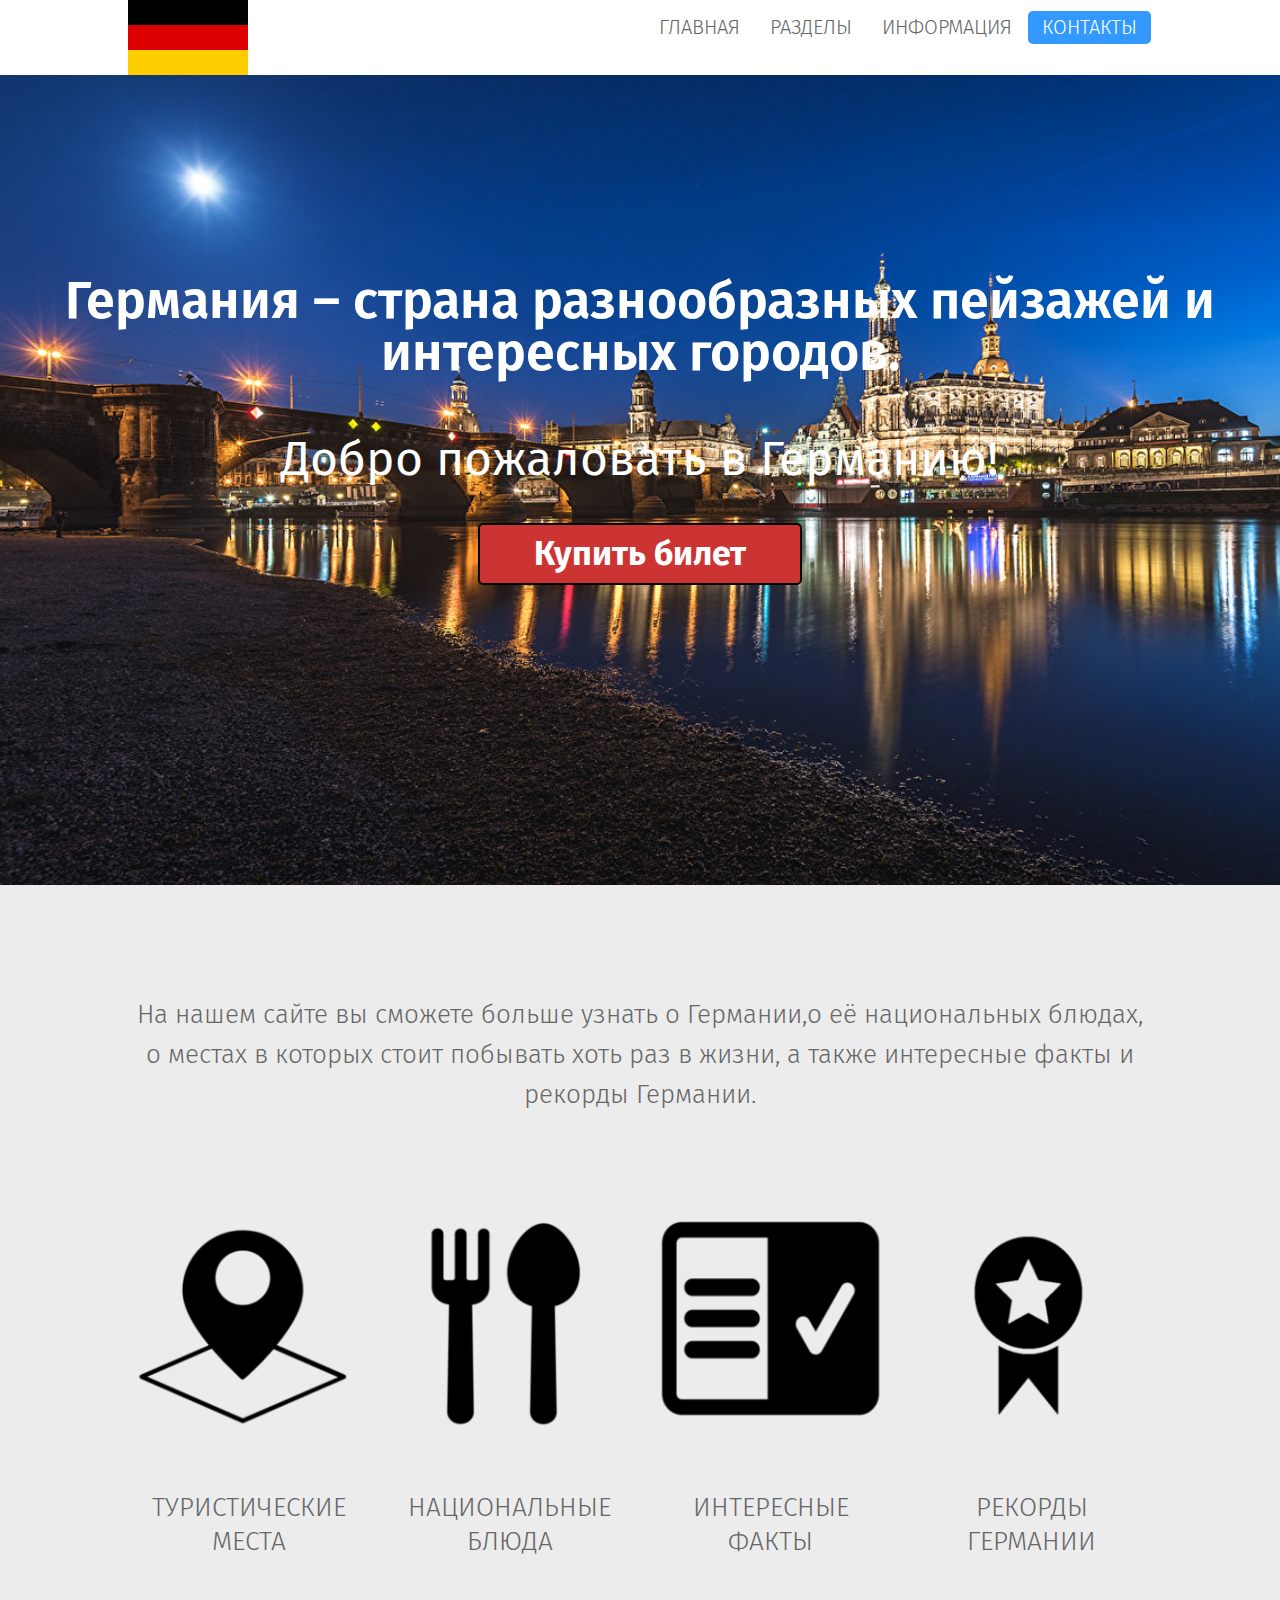
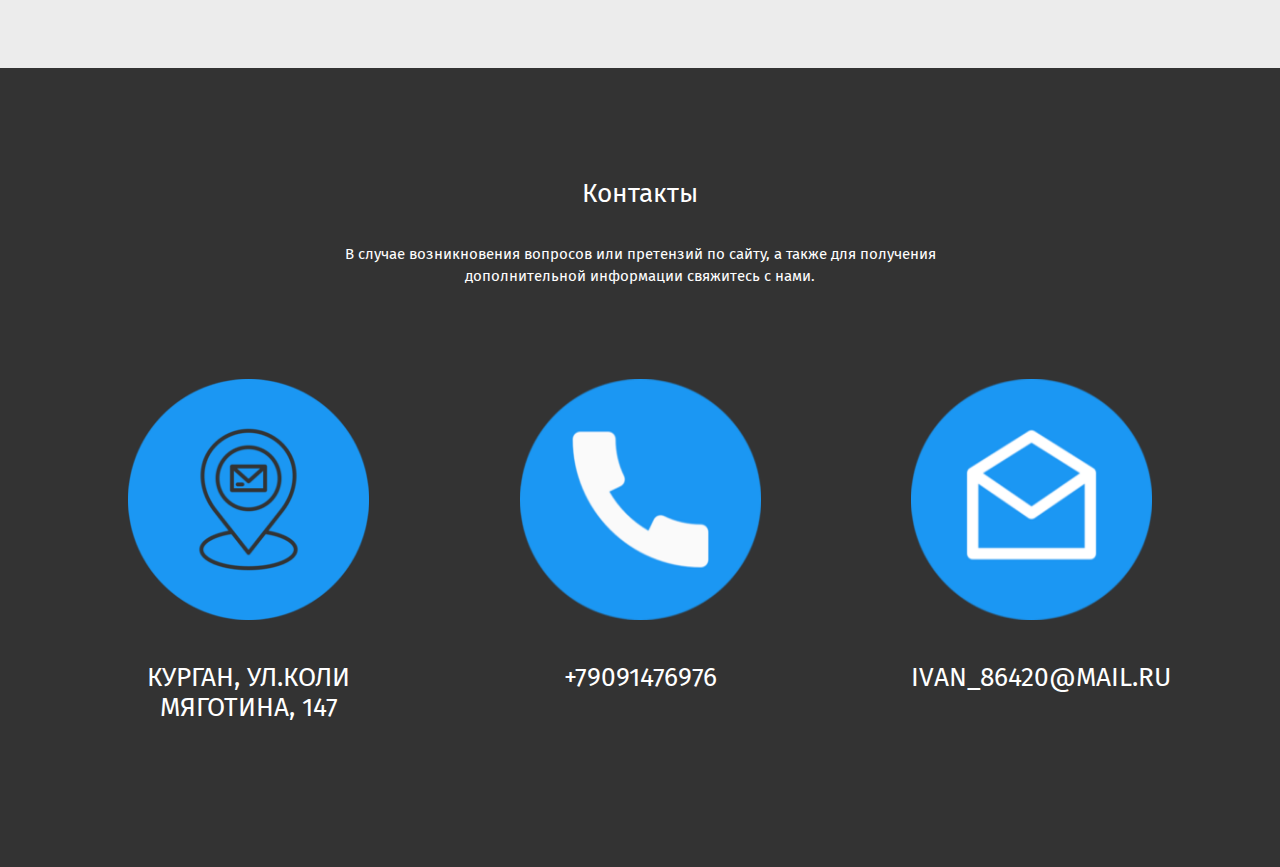
<file: index.html>
<!DOCTYPE html>
<html lang="en">
	<head>
		<meta charset="utf-8">
		<meta name="viewport" content="width=device-width, 
		initial-scale=1">
		<title>Германия</title>
		<link rel="preconnect" href="https://fonts.googleapis.com">
		<link rel="preconnect" href="https://fonts.gstatic.com" crossorigin>
		<link href="https://fonts.googleapis.com/css2?family=Fira+Sans:wght@100;200;300;600;700&display=swap" rel="stylesheet">
		<link rel="stylesheet" href="style.css">
	</head>
	<body>
		<header>
			 <div class="wrapper">
			 	<div class="top_line">
				 	<a href="index.html" ><img src="images/germ.jpg"width=120 height=75></a>
				 	<nav class="header_nav">
				 		<ul>
				 			<li><a href="index.html">Главная</a></li>
				 			<li><a href="#icons">Разделы</a></li>
				 			<li><a href="information.html#information">Информация</a></li>
				 			<li class="active"><a href="#contact">Контакты</a></li>
				 		</ul>
				 	</nav>
			    </div>
			   
			 </div>
			 <div class="buttom_line">
				    <H2>Германия – страна разнообразных пейзажей и интересных городов.</H2><br> 
				  	<p>Добро пожаловать в Германию!</p>
				  	<a href="https://www.aviasales.ru/countries/germaniya" class="button">Купить билет</a>
			 </div>
		</header>

		<section class="icons" id="icons">
			<div class="wrapper">
				<p class="description">На нашем сайте вы сможете больше узнать о Германии,о её национальных блюдах,<br>о местах в которых стоит побывать хоть раз в жизни, а также интересные факты и рекорды Германии.
				</p>
				<div class="icons_list">
					<div class="icons_item">
						<div class="img"><a href="place.html#place"class=buttons><img src="images/place.png" alt="icon"></a></div>
						<h3 class="item_img">Туристические места</h3>
					</div>
					<div class="icons_item">
						<div class="img"><a href="food.html#food"class=buttons><img src="images/food.png" alt="icon"></a></div>
						<h3 class="item_img">Национальные блюда</h3>
					</div>
					<div class="icons_item">
						<div class="img"><a href="fact.html#fact"class=buttons><img src="images/fact.png" alt="icon"></a></div>
						<h3 class="item_img">Интересные факты</h3>
					</div>
					<div class="icons_item">
						<div class="img"><a href="achiv.html#achiv"class=buttons><img src="images/achiv.png" alt="icon"></a></div>
						<h3 class="item_img">Рекорды Германии</h3>	
					</div>
				</div>
			</div>
		</section>
		
		<footer class="contact">
			<div class="wrapper">
				<h3>Контакты</h3>
				<p class="description">В случае возникновения вопросов или претензий по сайту, а также для получения<br> дополнительной информации свяжитесь с нами.
				</p>
				<div class="contact_list" id="contact">
					<div class="contact_item">
						<div class="img1"> <a href="https://www.google.com/maps/place/%D0%9A%D1%83%D1%80%D0%B3%D0%B0%D0%BD%D1%81%D0%BA%D0%B8%D0%B9+%D0%98%D0%BD%D1%81%D1%82%D0%B8%D1%82%D1%83%D1%82+%D0%96%D0%B5%D0%BB%D0%B5%D0%B7%D0%BD%D0%BE%D0%B4%D0%BE%D1%80%D0%BE%D0%B6%D0%BD%D0%BE%D0%B3%D0%BE+%D0%A2%D1%80%D0%B0%D0%BD%D1%81%D0%BF%D0%BE%D1%80%D1%82%D0%B0/@55.4436904,65.3393656,18z/data=!4m13!1m7!3m6!1s0x43b7bea17987e3d5:0xd7081878372ea422!2z0JrRg9GA0LPQsNC9LCDQmtGD0YDQs9Cw0L3RgdC60LDRjyDQvtCx0Lsu!3b1!8m2!3d55.4590496!4d65.3493207!3m4!1s0x43b7bdb30bdbe3c9:0xa7c376e7e008fea5!8m2!3d55.4433834!4d65.3396295?hl=ru"><img src="images/adress.png" alt="icon"></a></div>
						<h3 class="contact_img">Курган, ул.Коли<br> Мяготина, 147</h3>
					</div>
					<div class="icons_item">
						<div class="img1"><a href="callto:+78142332211"><img src="images/telefon.png" alt="icon"></a></div>
						<h3 class="contact_img">+79091476976</h3>
					</div>
					<div class="icons_item">
						<div class="img1"><a href="https://e.mail.ru/compose/"><img src="images/email.png" alt="icon"></a></div>
						<h3 class="contact_img">ivan_86420@Mail.ru</h3>
					</div>
				</div>
			</div>
		</footer>
	</body>
</html>
</file>
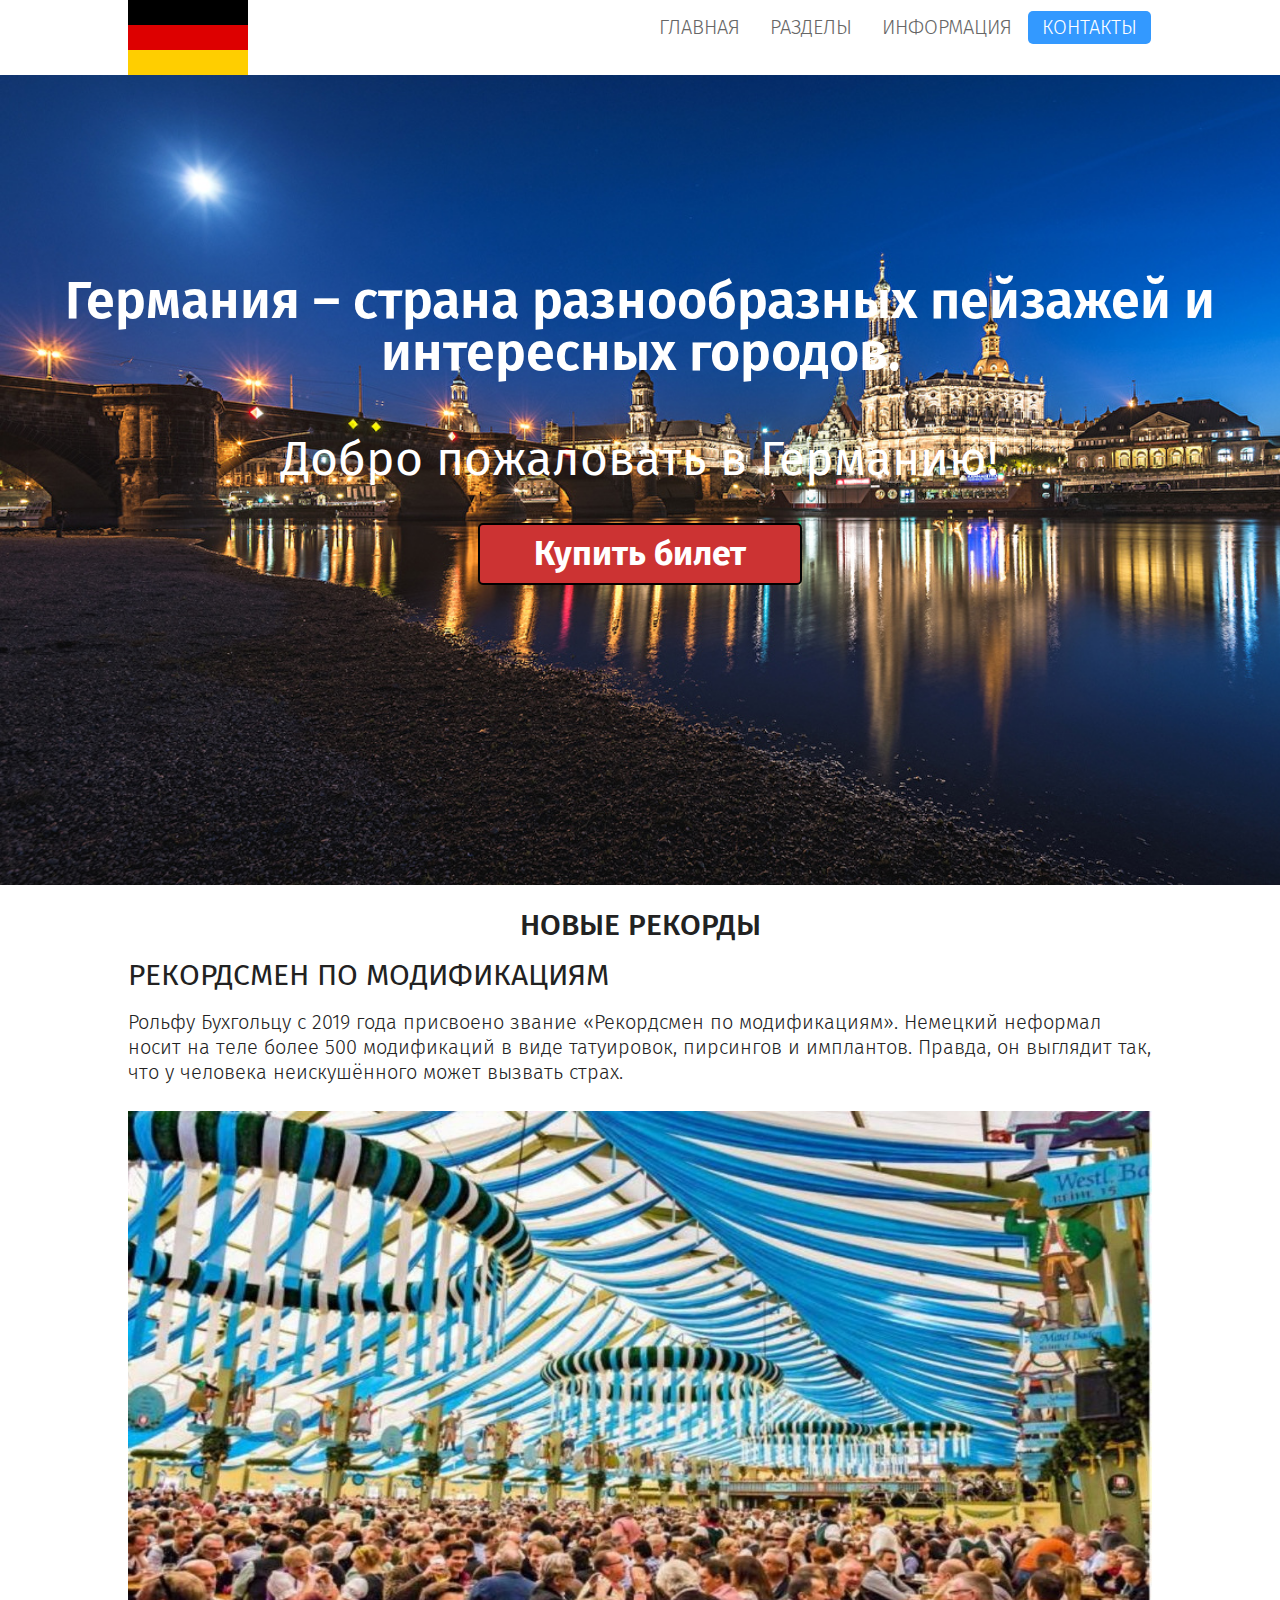
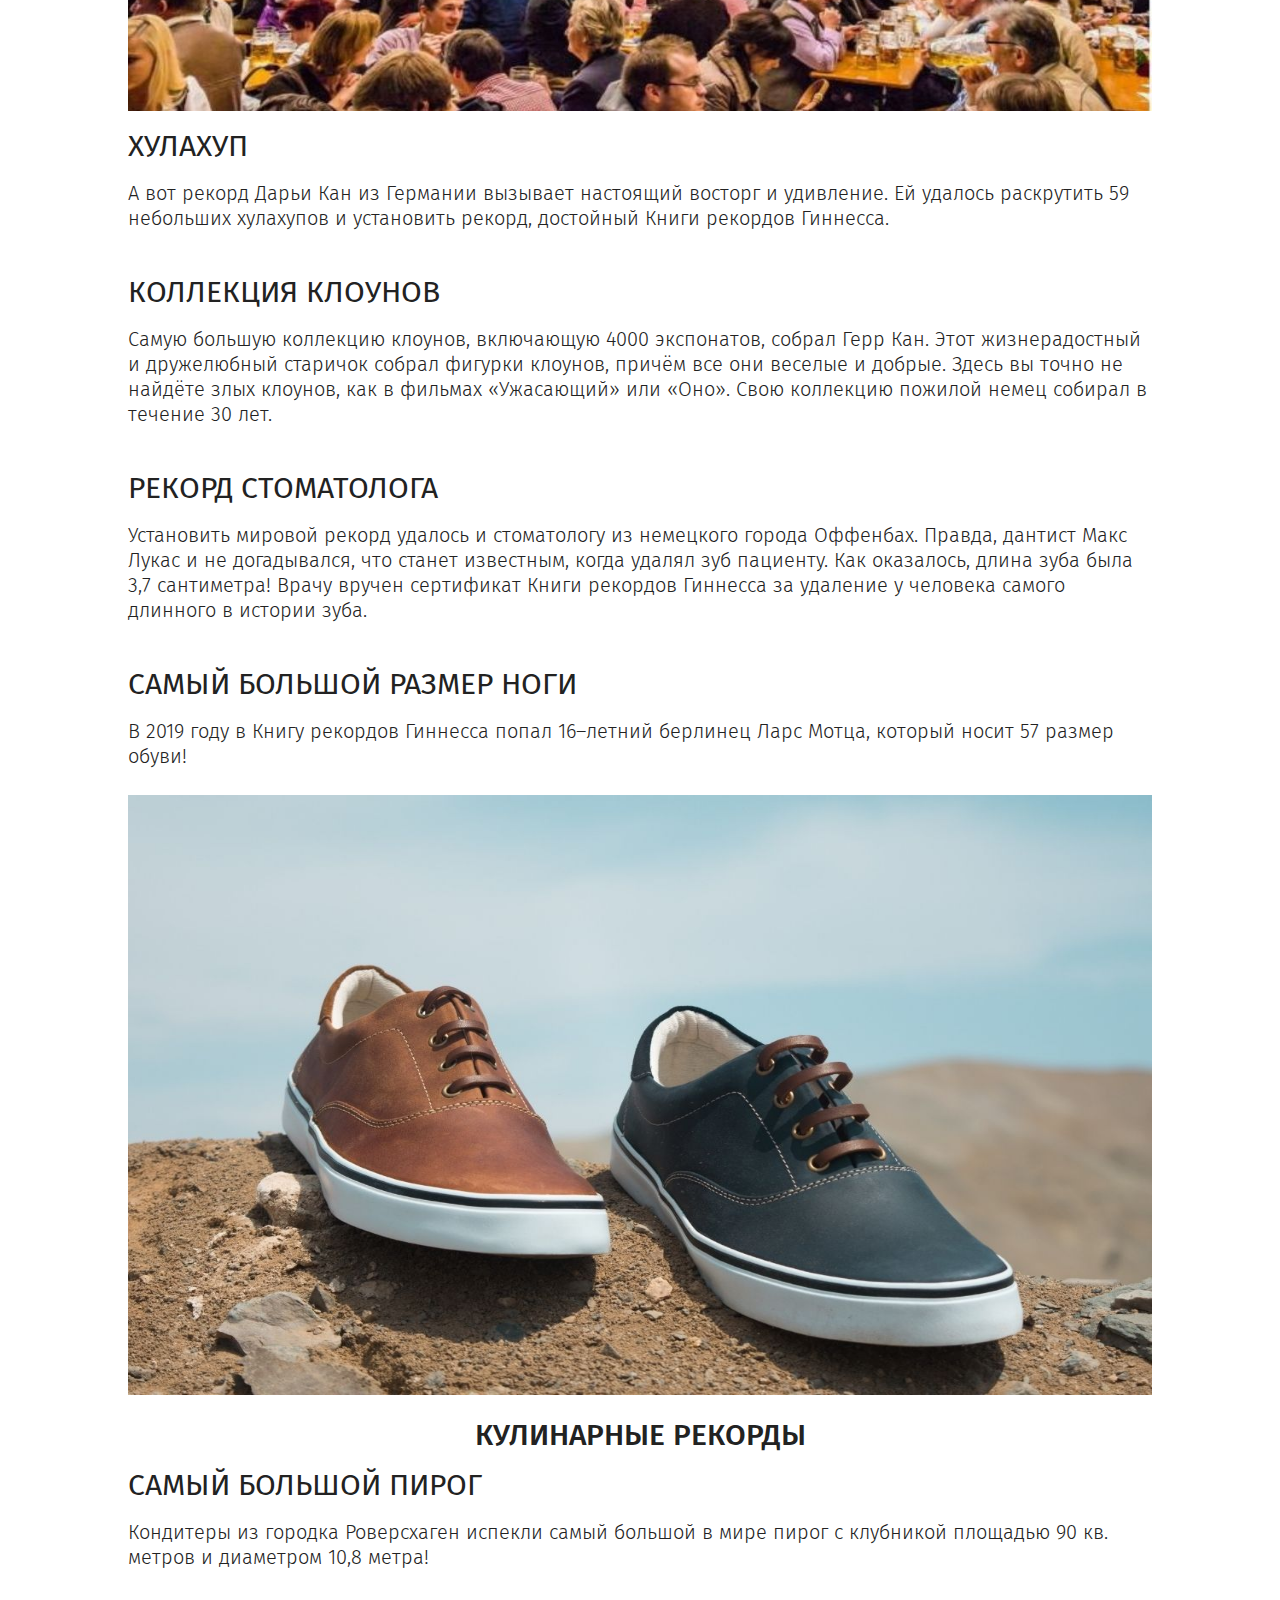
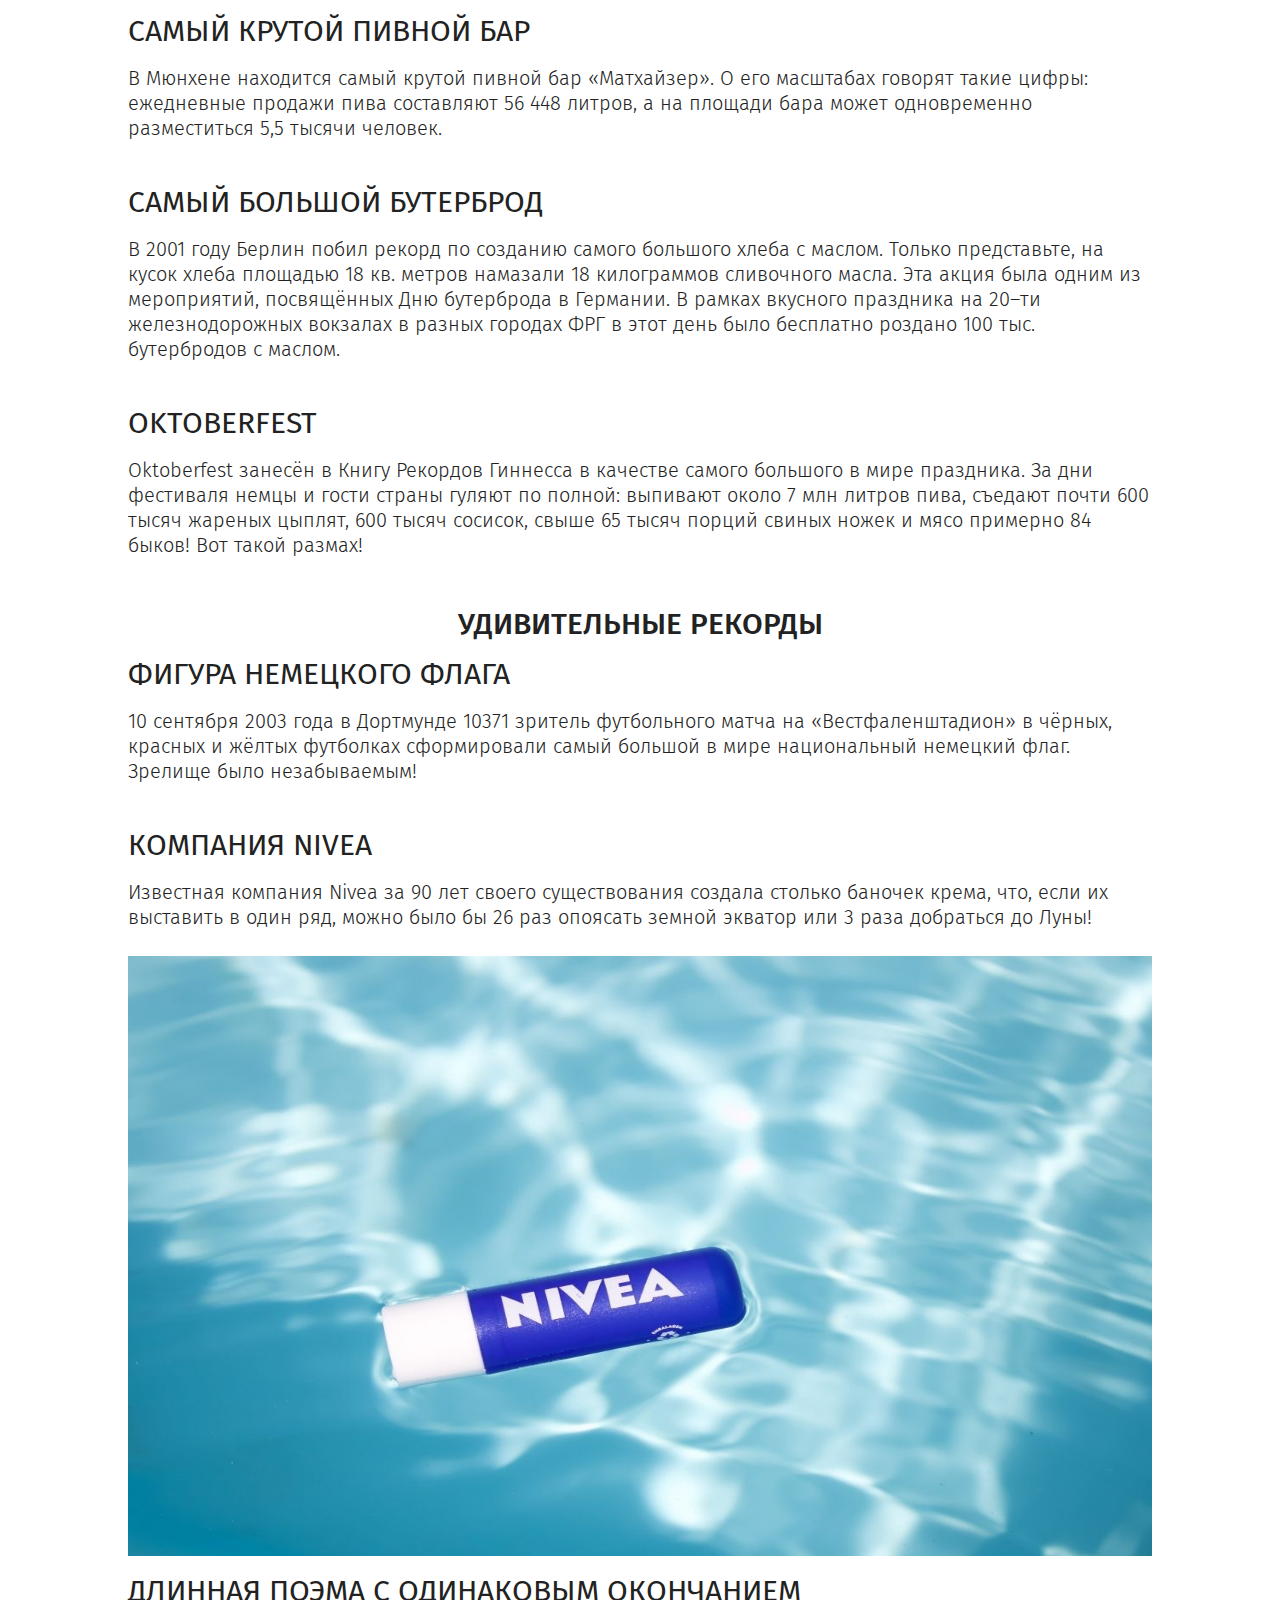
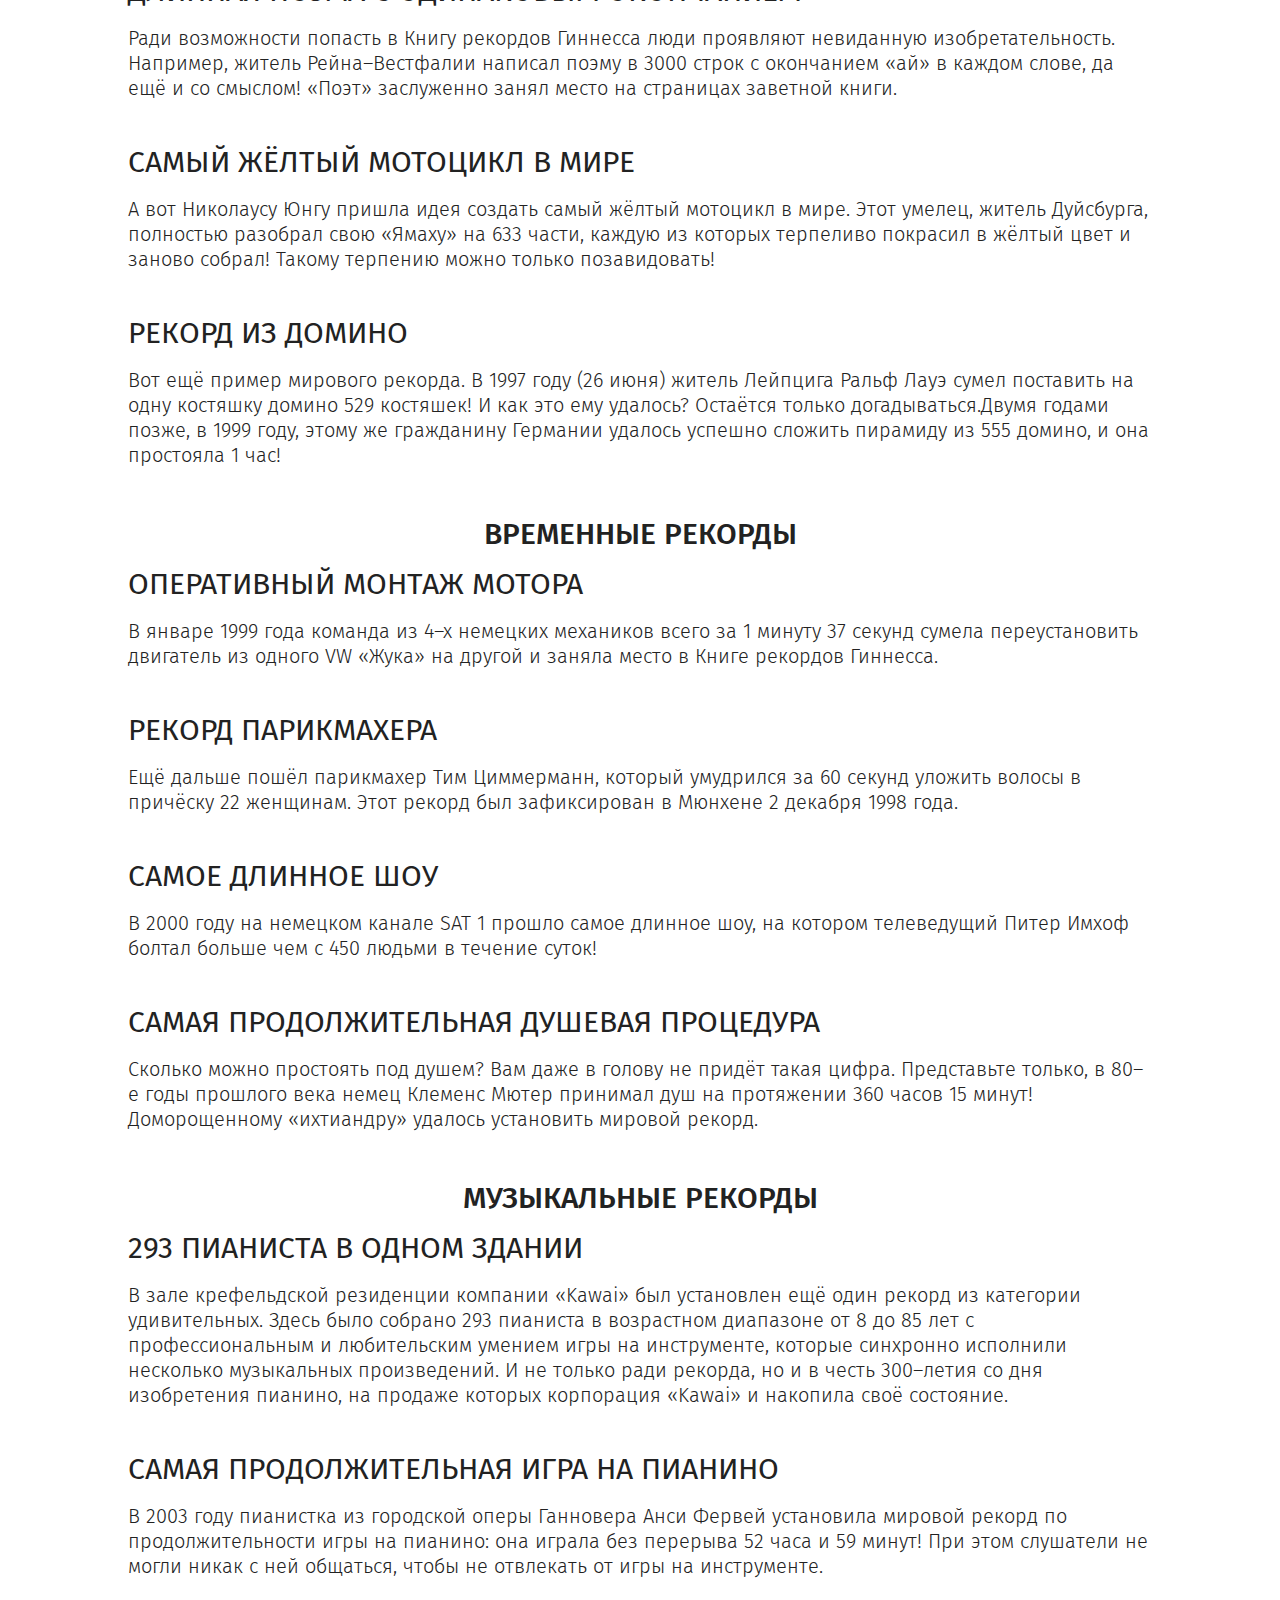
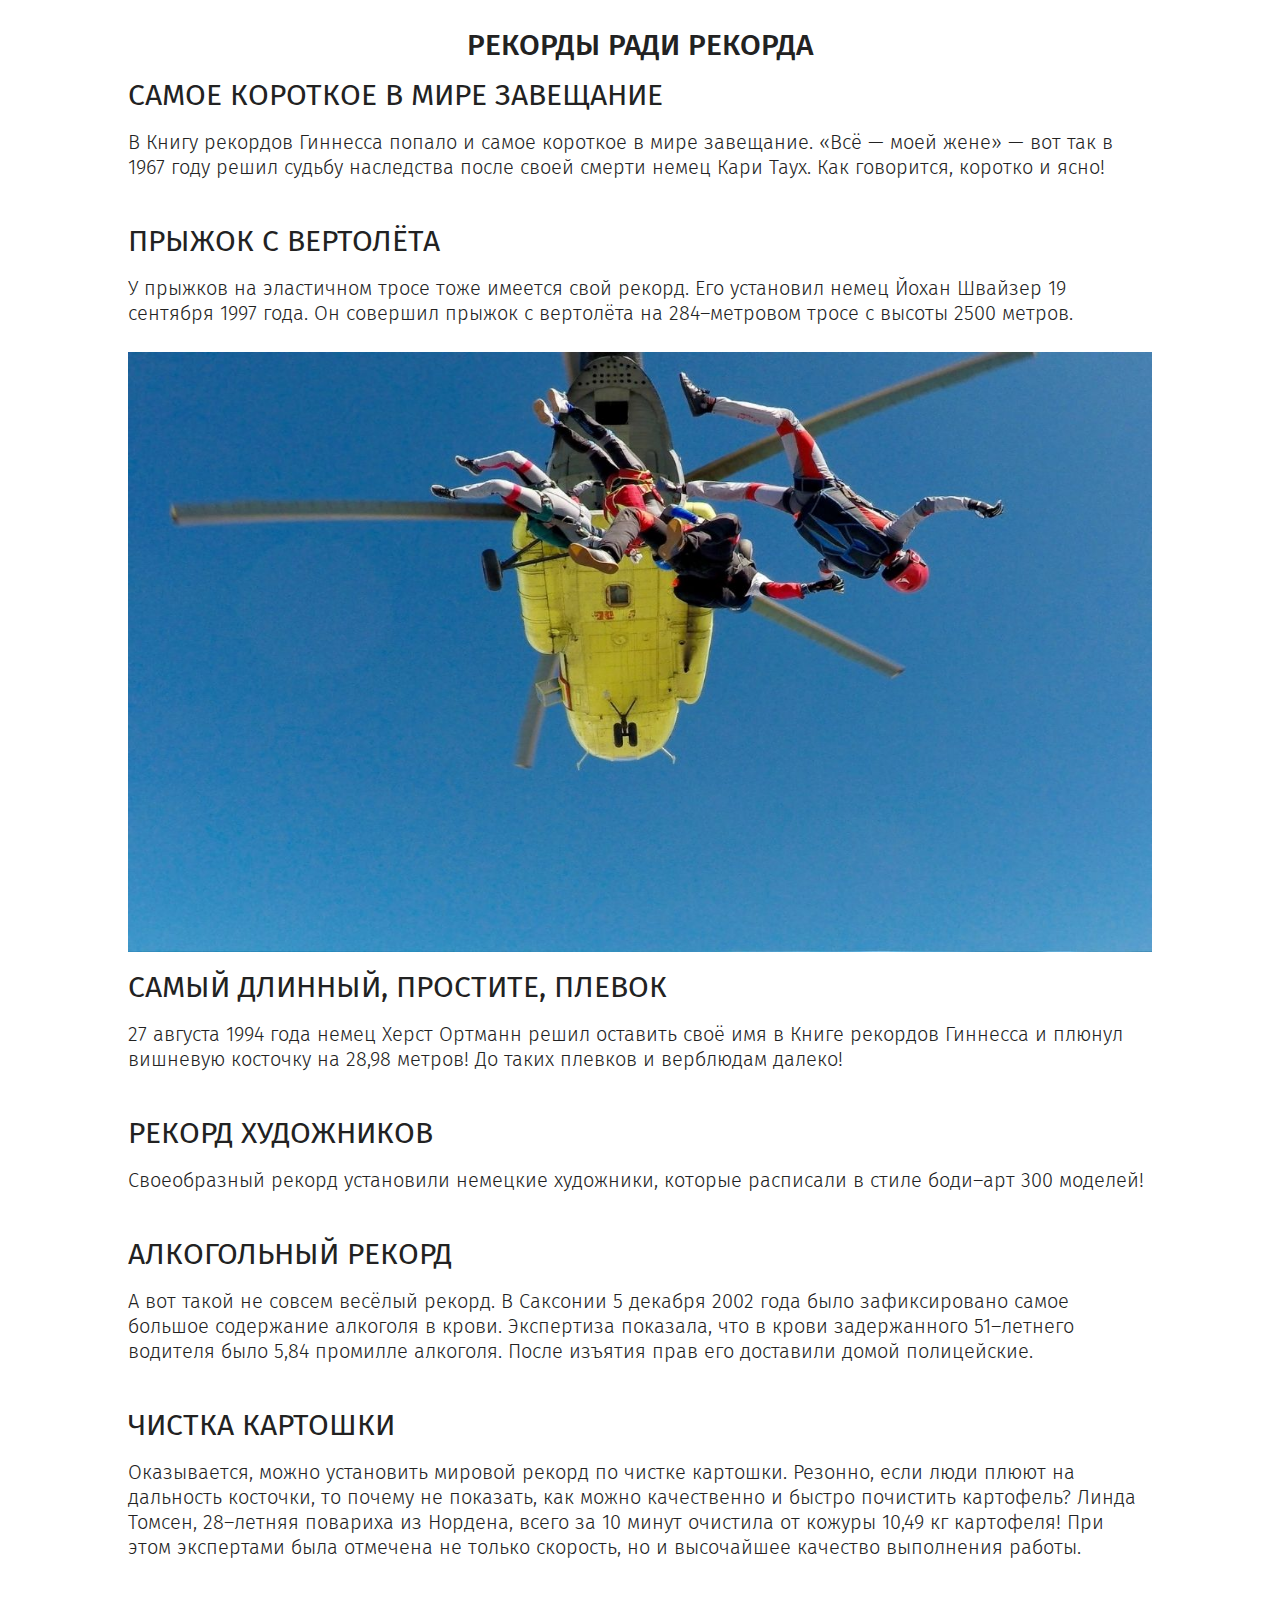
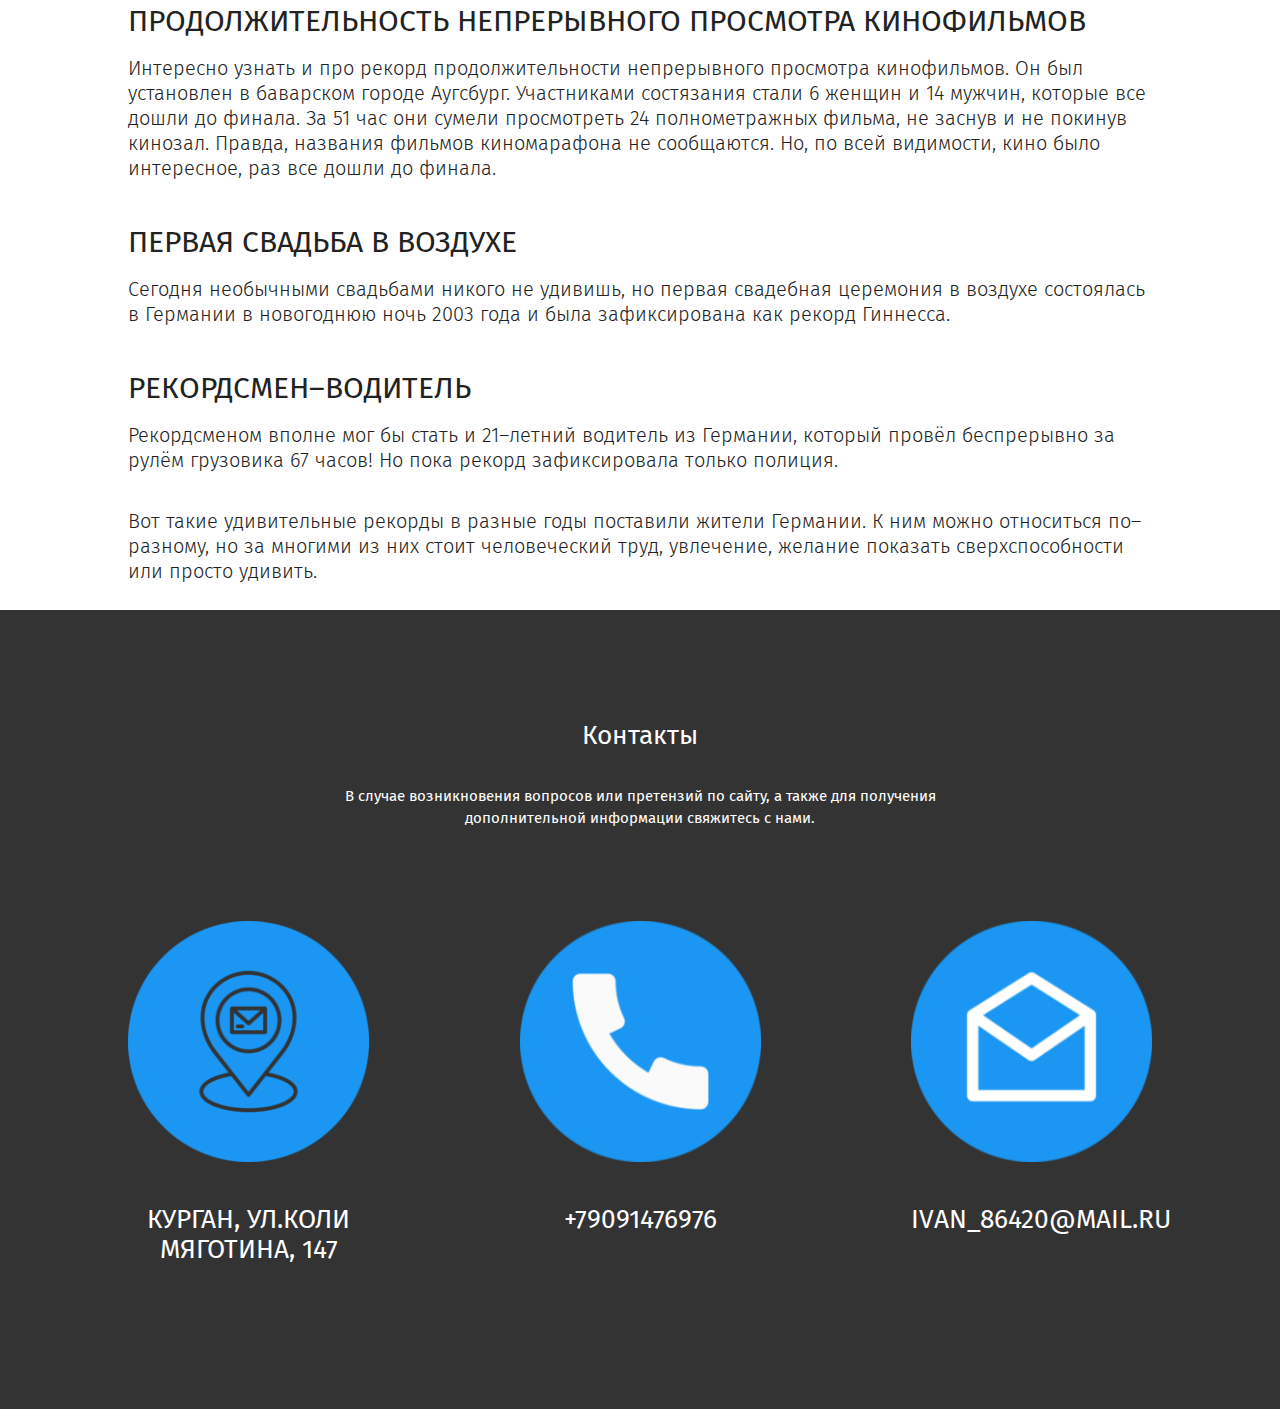
<file: achiv.html>
<!DOCTYPE html>
<html>
	<head>
		<meta charset="utf-8">
		<meta name="viewport" content="width=device-width, initial-scale=1">
		<title>Рекорды Германии</title>
		<link rel="preconnect" href="https://fonts.googleapis.com">
		<link rel="preconnect" href="https://fonts.gstatic.com" crossorigin>
		<link href="https://fonts.googleapis.com/css2?family=Fira+Sans:wght@100;200;300;600;700&display=swap" rel="stylesheet">
		<link rel="stylesheet" href="style.css">
	</head>
	<body>
		<header>
			 <div class="wrapper">
			 	<div class="top_line">
				 	<a href="index.html" ><img src="images/germ.jpg"width=120 height=75></a>
				 	<nav class="header_nav">
				 		<ul>
				 			<li><a href="index.html">Главная</a></li>
				 			<li><a href="index.html#icons">Разделы</a></li>
				 			<li><a href="information.html#information">Информация</a></li>
				 			<li class="active"><a href="index.html#contact">Контакты</a></li>
				 		</ul>
				 	</nav>
			    </div>
			</div>
			 <div class="buttom_line">
				    <H2>Германия – страна разнообразных пейзажей и интересных городов.</H2><br> 
				  	<p>Добро пожаловать в Германию!</p>
				  	<a href="https://www.aviasales.ru/countries/germaniya" class="button">Купить билет</a>
			</div>
		</header>

		<section class="achiv" id=achiv>
			<div>
				<h3>Новые рекорды</h3>
				<h4>Рекордсмен по модификациям</h4>
				<p>Рольфу Бухгольцу с 2019 года присвоено звание «Рекордсмен по модификациям». Немецкий неформал носит на теле более 500 модификаций в виде татуировок, пирсингов и имплантов. Правда, он выглядит так, что у человека неискушённого может вызвать страх.</p><br>
				<img src="images/achiv1.jpg" width="1024" height="600">
				<h4>Хулахуп</h4>
				<p>А вот рекорд Дарьи Кан из Германии вызывает настоящий восторг и удивление. Ей удалось раскрутить 59 небольших хулахупов и установить рекорд, достойный Книги рекордов Гиннесса.</p><br>
				<h4>Коллекция клоунов</h4>
				<p>Самую большую коллекцию клоунов, включающую 4000 экспонатов, собрал Герр Кан. Этот жизнерадостный и дружелюбный старичок собрал фигурки клоунов, причём все они веселые и добрые. Здесь вы точно не найдёте злых клоунов, как в фильмах «Ужасающий» или «Оно». Свою коллекцию пожилой немец собирал в течение 30 лет.</p><br>
				<h4>Рекорд стоматолога</h4>
				<p>Установить мировой рекорд удалось и стоматологу из немецкого города Оффенбах. Правда, дантист Макс Лукас и не догадывался, что станет известным, когда удалял зуб пациенту. Как оказалось, длина зуба была 3,7 сантиметра! Врачу вручен сертификат Книги рекордов Гиннесса за удаление у человека самого длинного в истории зуба.</p><br>
				<h4>Самый большой размер ноги</h4>
				<p>В 2019 году в Книгу рекордов Гиннесса попал 16–летний берлинец Ларс Мотца, который носит 57 размер обуви!</p><br>
				<img src="images/achiv2.jpg" width="1024" height="600">
				<h3>Кулинарные рекорды</h3>
				<h4>Самый большой пирог</h4>
				<p>Кондитеры из городка Роверсхаген испекли самый большой в мире пирог с клубникой площадью 90 кв. метров и диаметром 10,8 метра!</p><br>
				<h4>Самый крутой пивной бар</h4>
				<p>В Мюнхене находится самый крутой пивной бар «Матхайзер». О его масштабах говорят такие цифры: ежедневные продажи пива составляют 56 448 литров, а на площади бара может одновременно разместиться 5,5 тысячи человек.</p><br>
				<h4>Самый большой бутерброд</h4>
				<p>В 2001 году Берлин побил рекорд по созданию самого большого хлеба с маслом. Только представьте, на кусок хлеба площадью 18 кв. метров намазали 18 килограммов сливочного масла. Эта акция была одним из мероприятий, посвящённых Дню бутерброда в Германии. В рамках вкусного праздника на 20–ти железнодорожных вокзалах в разных городах ФРГ в этот день было бесплатно роздано 100 тыс. бутербродов с маслом.</p><br>
				<h4>Oktoberfest</h4>
				<p>Oktoberfest занесён в Книгу Рекордов Гиннесса в качестве самого большого в мире праздника. За дни фестиваля немцы и гости страны гуляют по полной: выпивают около 7 млн литров пива, съедают почти 600 тысяч жареных цыплят, 600 тысяч сосисок, свыше 65 тысяч порций свиных ножек и мясо примерно 84 быков! Вот такой размах!</p><br>
				<h3>Удивительные рекорды</h3>
				<h4>Фигура немецкого флага</h4>
				<p>10 сентября 2003 года в Дортмунде 10371 зритель футбольного матча на «Вестфаленштадион» в чёрных, красных и жёлтых футболках сформировали самый большой в мире национальный немецкий флаг. Зрелище было незабываемым!</p><br>
				<h4>Компания Nivea</h4>
				<p>Известная компания Nivea за 90 лет своего существования создала столько баночек крема, что, если их выставить в один ряд, можно было бы 26 раз опоясать земной экватор или 3 раза добраться до Луны!</p><br>
				<img src="images/achiv3.jpg" width="1024" height="600">
				<h4>Длинная поэма с одинаковым окончанием</h4>
				<p>Ради возможности попасть в Книгу рекордов Гиннесса люди проявляют невиданную изобретательность. Например, житель Рейна–Вестфалии написал поэму в 3000 строк с окончанием «ай» в каждом слове, да ещё и со смыслом! «Поэт» заслуженно занял место на страницах заветной книги.</p><br>
				<h4>Самый жёлтый мотоцикл в мире</h4>
				<p>А вот Николаусу Юнгу пришла идея создать самый жёлтый мотоцикл в мире. Этот умелец, житель Дуйсбурга, полностью разобрал свою «Ямаху» на 633 части, каждую из которых терпеливо покрасил в жёлтый цвет и заново собрал! Такому терпению можно только позавидовать!</p><br>
				<h4>Рекорд из домино</h4>
				<p>Вот ещё пример мирового рекорда. В 1997 году (26 июня) житель Лейпцига Ральф Лауэ сумел поставить на одну костяшку домино 529 костяшек! И как это ему удалось? Остаётся только догадываться.Двумя годами позже, в 1999 году, этому же гражданину Германии удалось успешно сложить пирамиду из 555 домино, и она простояла 1 час!</p><br>
				<h3>Временные рекорды</h3>
				<h4>Оперативный монтаж мотора</h4>
				<p>В январе 1999 года команда из 4–х немецких механиков всего за 1 минуту 37 секунд сумела переустановить двигатель из одного VW «Жука» на другой и заняла место в Книге рекордов Гиннесса.</p><br>
				<h4>Рекорд парикмахера</h4>
				<p>Ещё дальше пошёл парикмахер Тим Циммерманн, который умудрился за 60 секунд уложить волосы в причёску 22 женщинам. Этот рекорд был зафиксирован в Мюнхене 2 декабря 1998 года.</p><br>
				<h4>Самое длинное шоу</h4>
				<p>В 2000 году на немецком канале SAT 1 прошло самое длинное шоу, на котором телеведущий Питер Имхоф болтал больше чем с 450 людьми в течение суток!</p><br>
				<h4>Самая продолжительная душевая процедура</h4>
				<p>Сколько можно простоять под душем? Вам даже в голову не придёт такая цифра. Представьте только, в 80–е годы прошлого века немец Клеменс Мютер принимал душ на протяжении 360 часов 15 минут! Доморощенному «ихтиандру» удалось установить мировой рекорд.</p><br>
				<h3>Музыкальные рекорды</h3>
				<h4>293 пианиста в одном здании</h4>
				<p>В зале крефельдской резиденции компании «Kawai» был установлен ещё один рекорд из категории удивительных. Здесь было собрано 293 пианиста в возрастном диапазоне от 8 до 85 лет с профессиональным и любительским умением игры на инструменте, которые синхронно исполнили несколько музыкальных произведений. И не только ради рекорда, но и в честь 300–летия со дня изобретения пианино, на продаже которых корпорация «Kawai» и накопила своё состояние.</p><br>
				<h4>Самая продолжительная игра на пианино</h4>
				<p>В 2003 году пианистка из городской оперы Ганновера Анси Фервей установила мировой рекорд по продолжительности игры на пианино: она играла без перерыва 52 часа и 59 минут! При этом слушатели не могли никак с ней общаться, чтобы не отвлекать от игры на инструменте.</p><br>
				<h3>Рекорды ради рекорда</h3>
				<h4>Самое короткое в мире завещание</h4>
				<p>В Книгу рекордов Гиннесса попало и самое короткое в мире завещание. «Всё — моей жене» — вот так в 1967 году решил судьбу наследства после своей смерти немец Кари Таух. Как говорится, коротко и ясно!</p><br>
				<h4>Прыжок с вертолёта</h4>
				<p>У прыжков на эластичном тросе тоже имеется свой рекорд. Его установил немец Йохан Швайзер 19 сентября 1997 года. Он совершил прыжок с вертолёта на 284–метровом тросе с высоты 2500 метров.</p><br>
				<img src="images/achiv4.jpg" width="1024" height="600">
				<h4>Самый длинный, простите, плевок</h4>
				<p>27 августа 1994 года немец Херст Ортманн решил оставить своё имя в Книге рекордов Гиннесса и плюнул вишневую косточку на 28,98 метров! До таких плевков и верблюдам далеко!</p><br>
				<h4>Рекорд художников</h4>
				<p>Своеобразный рекорд установили немецкие художники, которые расписали в стиле боди–арт 300 моделей!</p><br>
				<h4>Алкогольный рекорд</h4>
				<p>А вот такой не совсем весёлый рекорд. В Саксонии 5 декабря 2002 года было зафиксировано самое большое содержание алкоголя в крови. Экспертиза показала, что в крови задержанного 51–летнего водителя было 5,84 промилле алкоголя. После изъятия прав его доставили домой полицейские.</p><br>
				<h4>Чистка картошки</h4>
				<p>Оказывается, можно установить мировой рекорд по чистке картошки. Резонно, если люди плюют на дальность косточки, то почему не показать, как можно качественно и быстро почистить картофель? Линда Томсен, 28–летняя повариха из Нордена, всего за 10 минут очистила от кожуры 10,49 кг картофеля! При этом экспертами была отмечена не только скорость, но и высочайшее качество выполнения работы.</p><br>
				<h4>Продолжительность непрерывного просмотра кинофильмов</h4>
				<p>Интересно узнать и про рекорд продолжительности непрерывного просмотра кинофильмов. Он был установлен в баварском городе Аугсбург. Участниками состязания стали 6 женщин и 14 мужчин, которые все дошли до финала. За 51 час они сумели просмотреть 24 полнометражных фильма, не заснув и не покинув кинозал. Правда, названия фильмов киномарафона не сообщаются. Но, по всей видимости, кино было интересное, раз все дошли до финала.</p><br>
				<h4>Первая свадьба в воздухе</h4>
				<p>Сегодня необычными свадьбами никого не удивишь, но первая свадебная церемония в воздухе состоялась в Германии в новогоднюю ночь 2003 года и была зафиксирована как рекорд Гиннесса.</p><br>
				<h4>Рекордсмен–водитель</h4>
				<p>Рекордсменом вполне мог бы стать и 21–летний водитель из Германии, который провёл беспрерывно за рулём грузовика 67 часов! Но пока рекорд зафиксировала только полиция.</p><br>
				<p>Вот такие удивительные рекорды в разные годы поставили жители Германии. К ним можно относиться по–разному, но за многими из них стоит человеческий труд, увлечение, желание показать сверхспособности или просто удивить.</p><br>
			</div>
		</section>

		<footer class="contact">
			<div class="wrapper">
				<h3>Контакты</h3>
				<p class="description">В случае возникновения вопросов или претензий по сайту, а также для получения<br> дополнительной информации свяжитесь с нами.
				</p>
				<div class="contact_list" id="contact">
					<div class="contact_item">
						<div class="img1"> <a href="https://www.google.com/maps/place/%D0%9A%D1%83%D1%80%D0%B3%D0%B0%D0%BD%D1%81%D0%BA%D0%B8%D0%B9+%D0%98%D0%BD%D1%81%D1%82%D0%B8%D1%82%D1%83%D1%82+%D0%96%D0%B5%D0%BB%D0%B5%D0%B7%D0%BD%D0%BE%D0%B4%D0%BE%D1%80%D0%BE%D0%B6%D0%BD%D0%BE%D0%B3%D0%BE+%D0%A2%D1%80%D0%B0%D0%BD%D1%81%D0%BF%D0%BE%D1%80%D1%82%D0%B0/@55.4436904,65.3393656,18z/data=!4m13!1m7!3m6!1s0x43b7bea17987e3d5:0xd7081878372ea422!2z0JrRg9GA0LPQsNC9LCDQmtGD0YDQs9Cw0L3RgdC60LDRjyDQvtCx0Lsu!3b1!8m2!3d55.4590496!4d65.3493207!3m4!1s0x43b7bdb30bdbe3c9:0xa7c376e7e008fea5!8m2!3d55.4433834!4d65.3396295?hl=ru"><img src="images/adress.png" alt="icon"></a></div>
						<h3 class="contact_img">Курган, ул.Коли<br> Мяготина, 147</h3>
					</div>
					<div class="icons_item">
						<div class="img1"><a href="callto:+78142332211"><img src="images/telefon.png" alt="icon"></a></div>
						<h3 class="contact_img">+79091476976</h3>
					</div>
					<div class="icons_item">
						<div class="img1"><a href="https://e.mail.ru/compose/"><img src="images/email.png" alt="icon"></a></div>
						<h3 class="contact_img">ivan_86420@Mail.ru</h3>
					</div>
				</div>
			</div>
		</footer>
	</body>
</html>
</file>
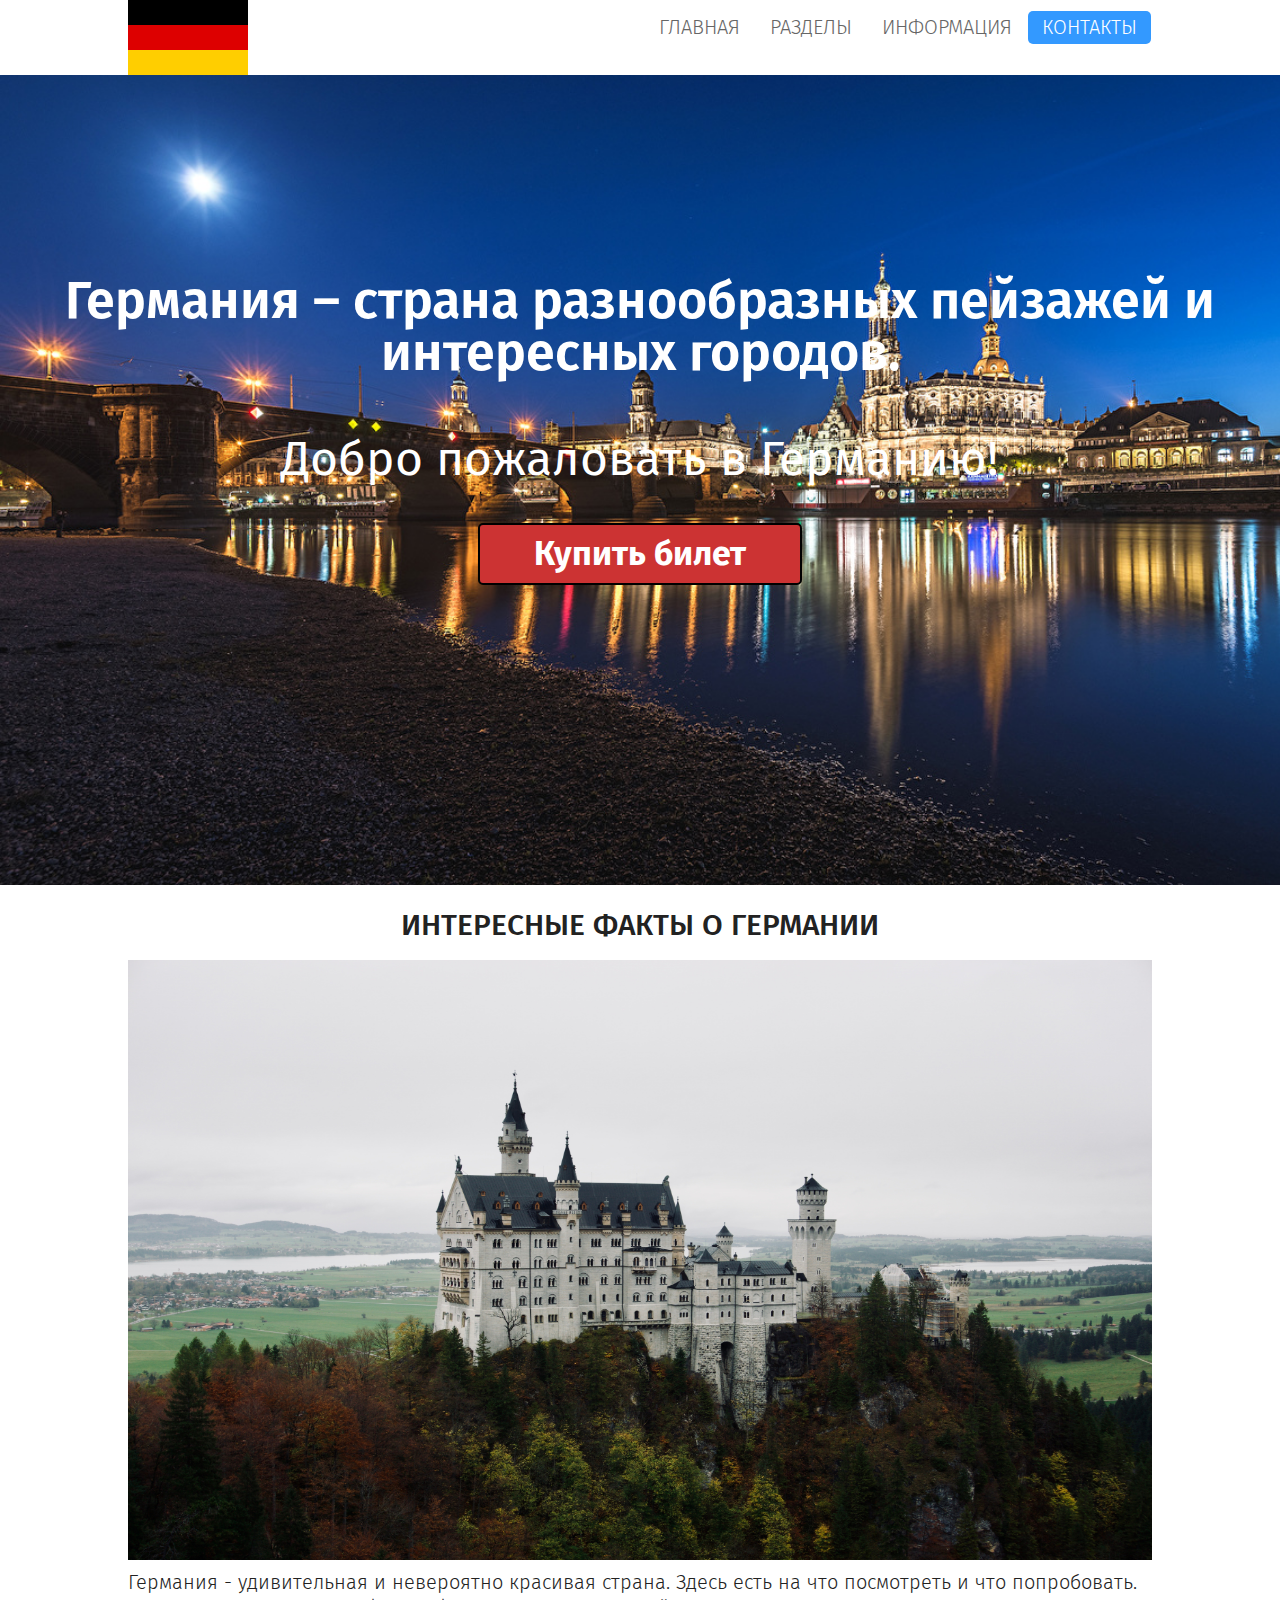
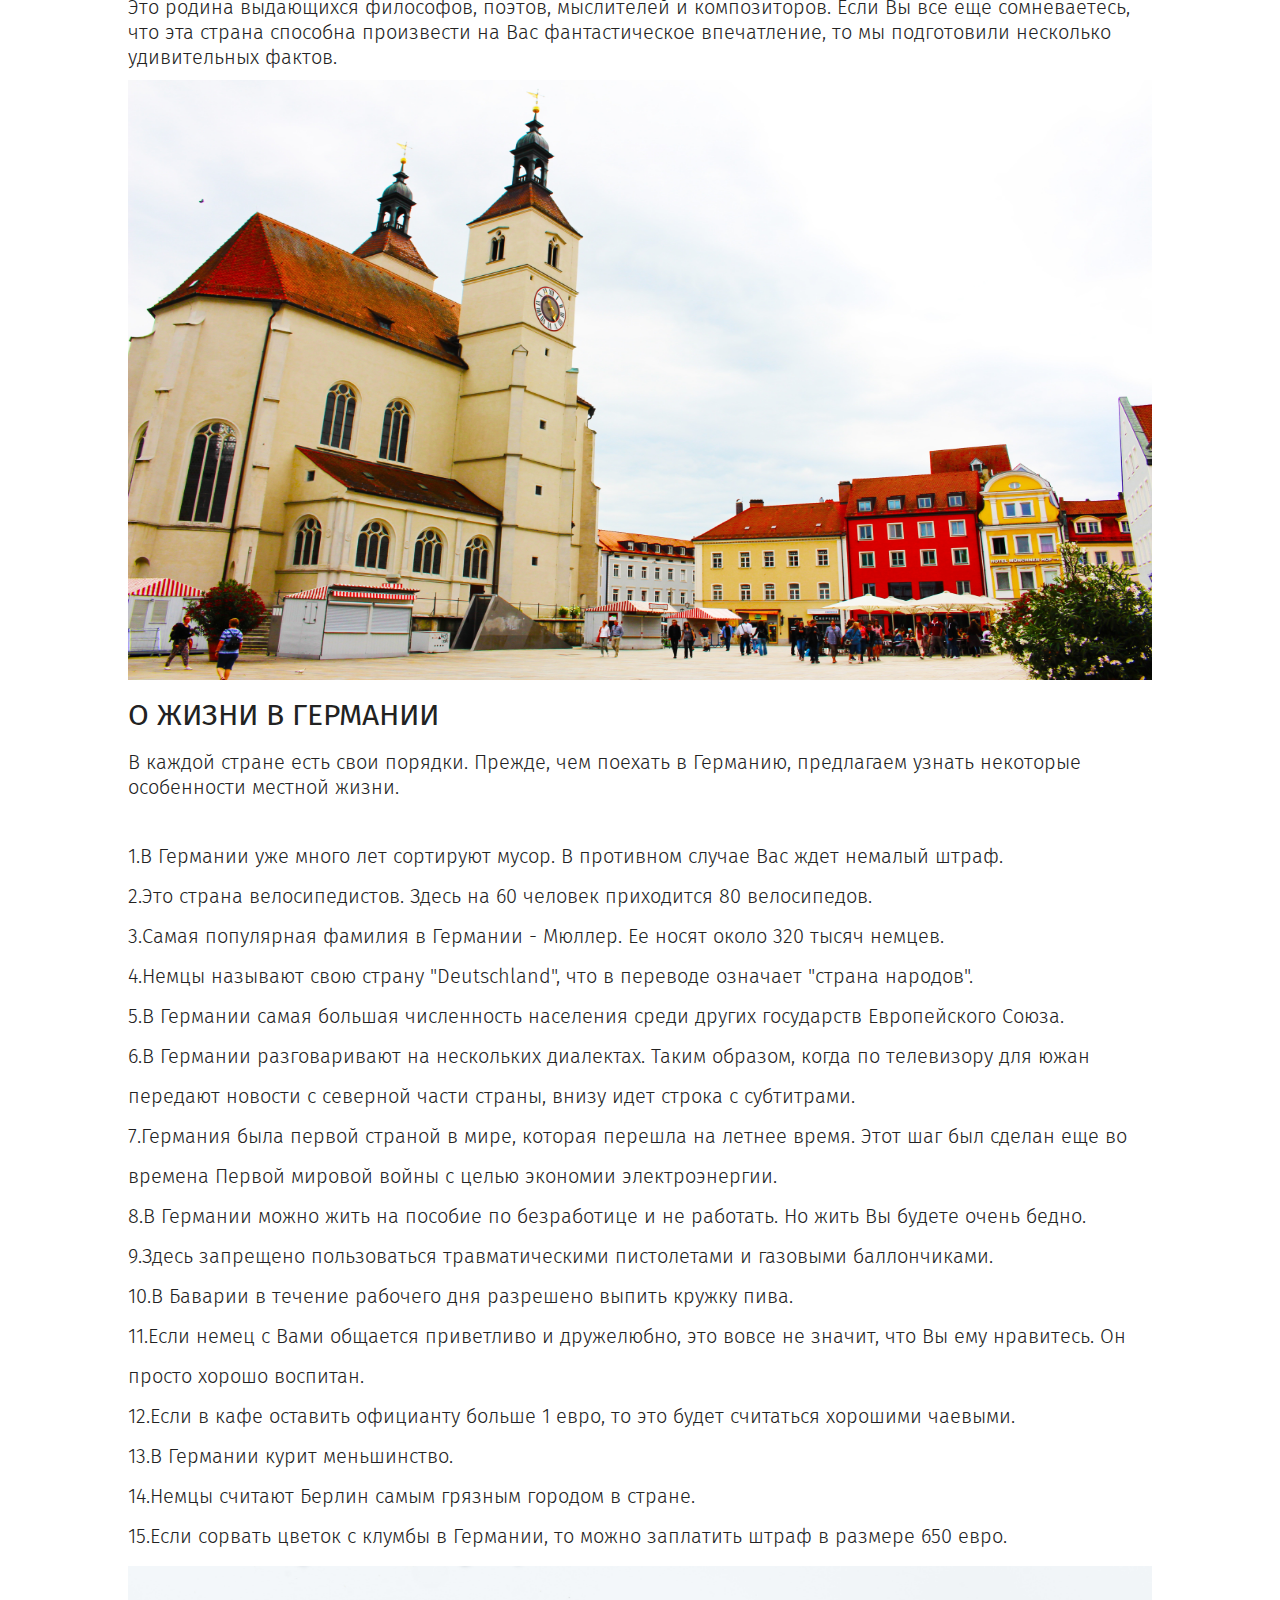
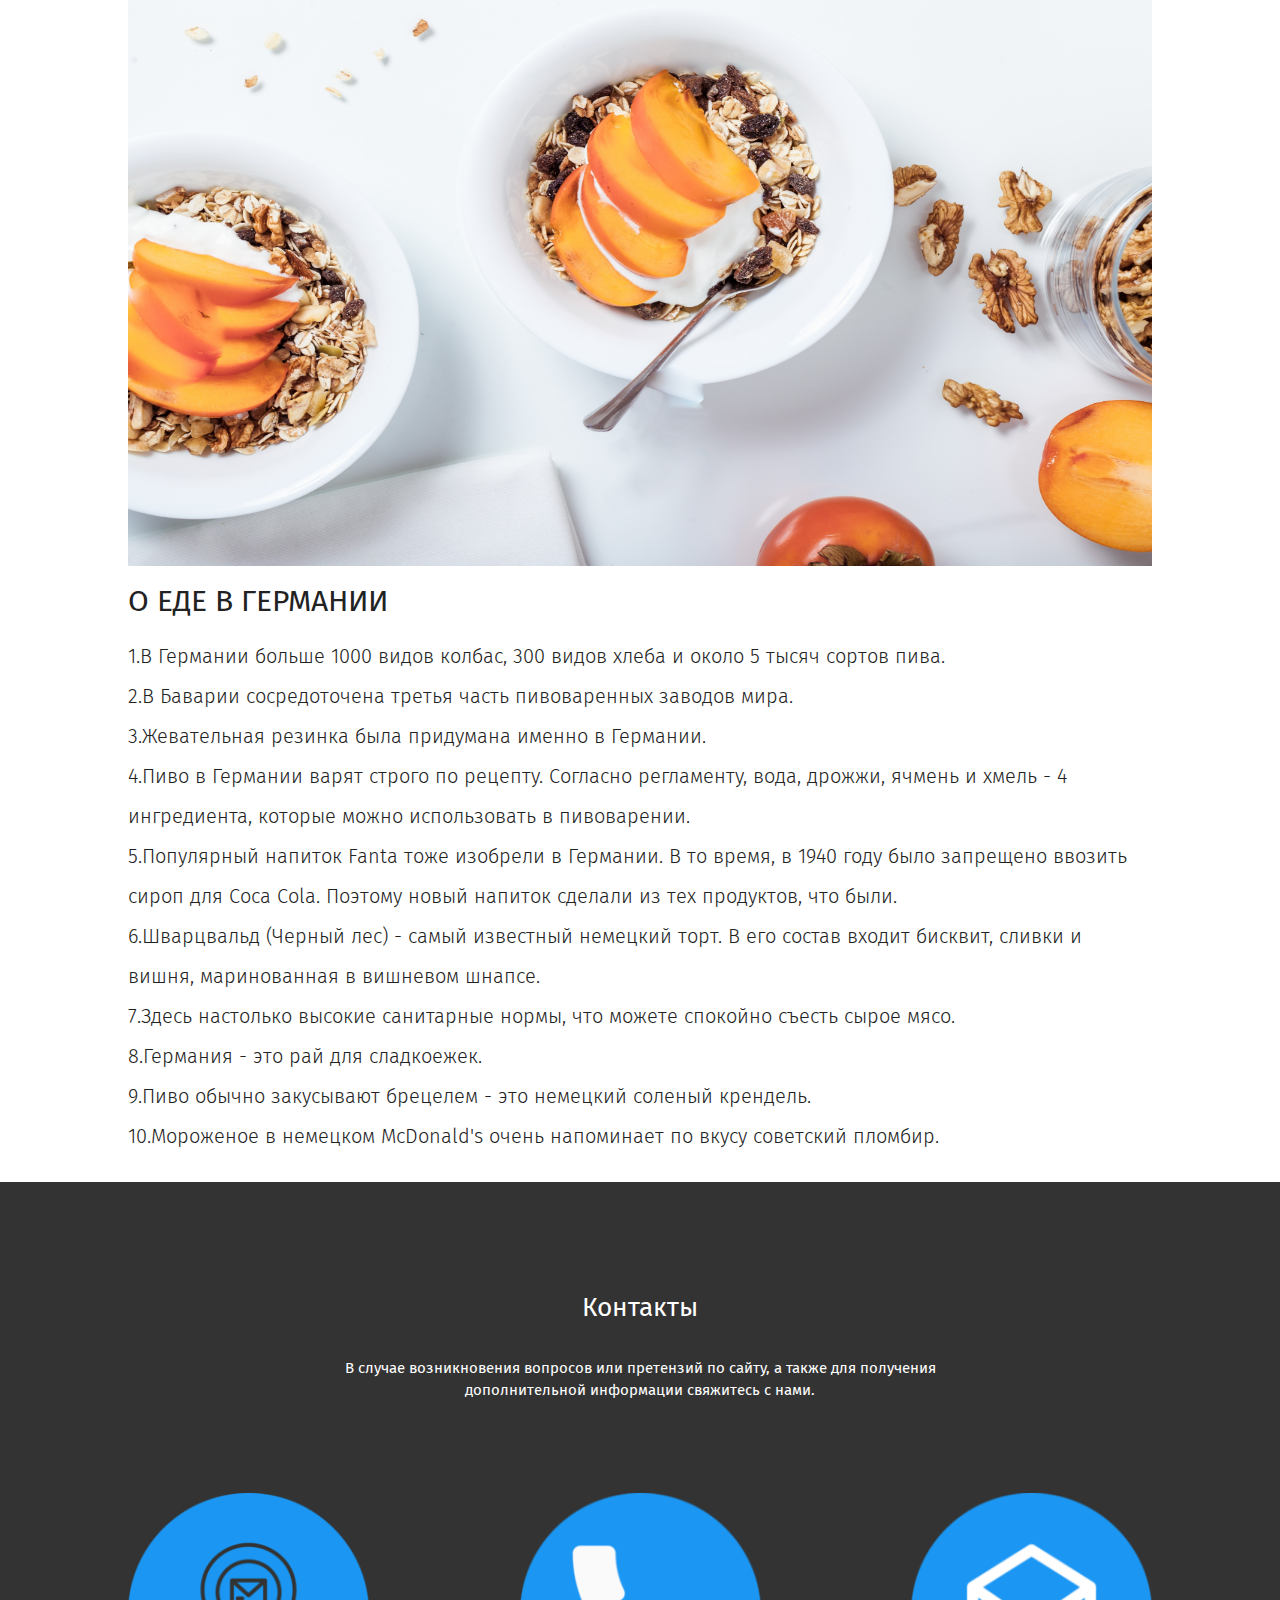
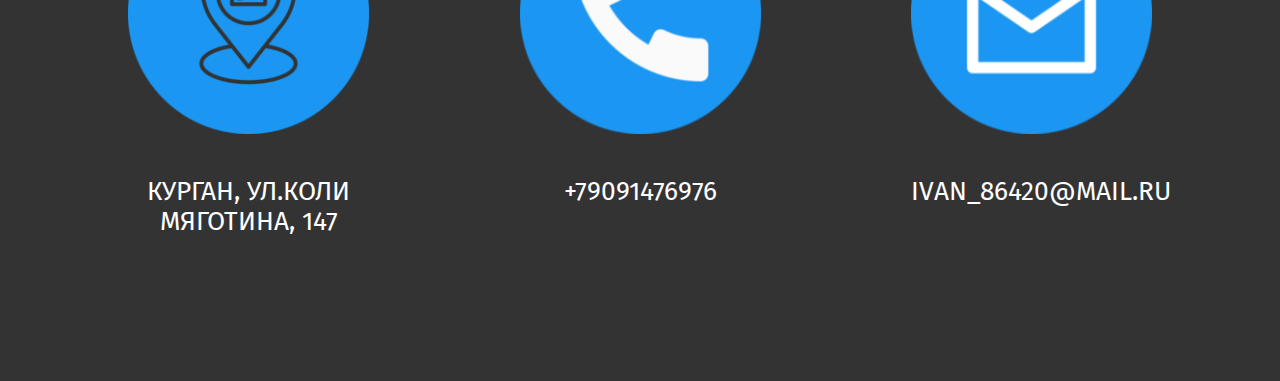
<file: fact.html>
<!DOCTYPE html>
<html>
	<head>
		<meta charset="utf-8">
		<meta name="viewport" content="width=device-width, initial-scale=1">
		<title>Интересные Факты о Германии</title>
		<link rel="preconnect" href="https://fonts.googleapis.com">
		<link rel="preconnect" href="https://fonts.gstatic.com" crossorigin>
		<link href="https://fonts.googleapis.com/css2?family=Fira+Sans:wght@100;200;300;600;700&display=swap" rel="stylesheet">
		<link rel="stylesheet" href="style.css">
	</head>
	<body>
		<header>
			 <div class="wrapper">
			 	<div class="top_line">
				 	<a href="index.html" ><img src="images/germ.jpg"width=120 height=75></a>
				 	<nav class="header_nav">
				 		<ul>
				 			<li><a href="index.html">Главная</a></li>
				 			<li><a href="index.html#icons">Разделы</a></li>
				 			<li><a href="information.html#information">Информация</a></li>
				 			<li class="active"><a href="index.html#contact">Контакты</a></li>
				 		</ul>
				 	</nav>
			    </div>
			</div>
			 <div class="buttom_line">
				    <H2>Германия – страна разнообразных пейзажей и интересных городов.</H2><br> 
				  	<p>Добро пожаловать в Германию!</p>
				  	<a href="https://www.aviasales.ru/countries/germaniya" class="button">Купить билет</a>
			</div>
		</header>

		<section class="fact" id=fact>
			<div>
				<h3>Интересные факты о Германии</h3>
				<img src="images/fact1.jpg" width="1024" height="600">
				<p>Германия - удивительная и невероятно красивая страна. Здесь есть на что посмотреть и что попробовать. Это родина выдающихся философов, поэтов, мыслителей и композиторов. Если Вы все еще сомневаетесь, что эта страна способна произвести на Вас фантастическое впечатление, то мы подготовили несколько удивительных фактов.</p>
				<img src="images/fact2.jpg" width="1024" height="600">
				<h4>О жизни в Германии</h4>
				<p>В каждой стране есть свои порядки. Прежде, чем поехать в Германию, предлагаем узнать некоторые особенности местной жизни.</p><br>

				<p class="spisok">1.В Германии уже много лет сортируют мусор. В противном случае Вас ждет немалый штраф.<br>

				2.Это страна велосипедистов. Здесь на 60 человек приходится 80 велосипедов.<br>

				3.Самая популярная фамилия в Германии - Мюллер. Ее носят около 320 тысяч немцев.<br>

				4.Немцы называют свою страну "Deutschland", что в переводе означает "страна народов".<br>

				5.В Германии самая большая численность населения среди других государств Европейского Союза.<br>

				6.В Германии разговаривают на нескольких диалектах. Таким образом, когда по телевизору для южан передают новости с северной части страны, внизу идет строка с субтитрами.<br>

				7.Германия была первой страной в мире, которая перешла на летнее время. Этот шаг был сделан еще во времена Первой мировой войны с целью экономии электроэнергии.<br>

				8.В Германии можно жить на пособие по безработице и не работать. Но жить Вы будете очень бедно.<br>

				9.Здесь запрещено пользоваться травматическими пистолетами и газовыми баллончиками.<br>

				10.В Баварии в течение рабочего дня разрешено выпить кружку пива.<br>

				11.Если немец с Вами общается приветливо и дружелюбно, это вовсе не значит, что Вы ему нравитесь. Он просто хорошо воспитан.<br>

				12.Если в кафе оставить официанту больше 1 евро, то это будет считаться хорошими чаевыми.<br>

				13.В Германии курит меньшинство.<br>

				14.Немцы считают Берлин самым грязным городом в стране.<br>

				15.Если сорвать цветок с клумбы в Германии, то можно заплатить штраф в размере 650 евро.</p>
				<img src="images/fact3.jpg" width="1024" height="600">
				<h4>О еде в Германии</h4>
				<p class="spisok">1.В Германии больше 1000 видов колбас, 300 видов хлеба и около 5 тысяч сортов пива.<br>

				2.В Баварии сосредоточена третья часть пивоваренных заводов мира.<br>

				3.Жевательная резинка была придумана именно в Германии.<br>

				4.Пиво в Германии варят строго по рецепту. Согласно регламенту, вода, дрожжи, ячмень и хмель - 4 ингредиента, которые можно использовать в пивоварении.<br>

				5.Популярный напиток Fanta тоже изобрели в Германии. В то время, в 1940 году было запрещено ввозить сироп для Coca Cola. Поэтому новый напиток сделали из тех продуктов, что были.<br>

				6.Шварцвальд (Черный лес) - самый известный немецкий торт. В его состав входит бисквит, сливки и вишня, маринованная в вишневом шнапсе.<br>

				7.Здесь настолько высокие санитарные нормы, что можете спокойно съесть сырое мясо.<br>

				8.Германия - это рай для сладкоежек.<br>

				9.Пиво обычно закусывают брецелем - это немецкий соленый крендель.<br>

				10.Мороженое в немецком McDonald's очень напоминает по вкусу советский пломбир.</p><br>
			</div>	
		</section>

		<footer class="contact">
			<div class="wrapper">
				<h3>Контакты</h3>
				<p class="description">В случае возникновения вопросов или претензий по сайту, а также для получения<br> дополнительной информации свяжитесь с нами.
				</p>
				<div class="contact_list" id="contact">
					<div class="contact_item">
						<div class="img1"> <a href="https://www.google.com/maps/place/%D0%9A%D1%83%D1%80%D0%B3%D0%B0%D0%BD%D1%81%D0%BA%D0%B8%D0%B9+%D0%98%D0%BD%D1%81%D1%82%D0%B8%D1%82%D1%83%D1%82+%D0%96%D0%B5%D0%BB%D0%B5%D0%B7%D0%BD%D0%BE%D0%B4%D0%BE%D1%80%D0%BE%D0%B6%D0%BD%D0%BE%D0%B3%D0%BE+%D0%A2%D1%80%D0%B0%D0%BD%D1%81%D0%BF%D0%BE%D1%80%D1%82%D0%B0/@55.4436904,65.3393656,18z/data=!4m13!1m7!3m6!1s0x43b7bea17987e3d5:0xd7081878372ea422!2z0JrRg9GA0LPQsNC9LCDQmtGD0YDQs9Cw0L3RgdC60LDRjyDQvtCx0Lsu!3b1!8m2!3d55.4590496!4d65.3493207!3m4!1s0x43b7bdb30bdbe3c9:0xa7c376e7e008fea5!8m2!3d55.4433834!4d65.3396295?hl=ru"><img src="images/adress.png" alt="icon"></a></div>
						<h3 class="contact_img">Курган, ул.Коли<br> Мяготина, 147</h3>
					</div>
					<div class="icons_item">
						<div class="img1"><a href="callto:+78142332211"><img src="images/telefon.png" alt="icon"></a></div>
						<h3 class="contact_img">+79091476976</h3>
					</div>
					<div class="icons_item">
						<div class="img1"><a href="https://e.mail.ru/compose/"><img src="images/email.png" alt="icon"></a></div>
						<h3 class="contact_img">ivan_86420@Mail.ru</h3>
					</div>
				</div>
			</div>
		</footer>
	</body>
</html>
</file>
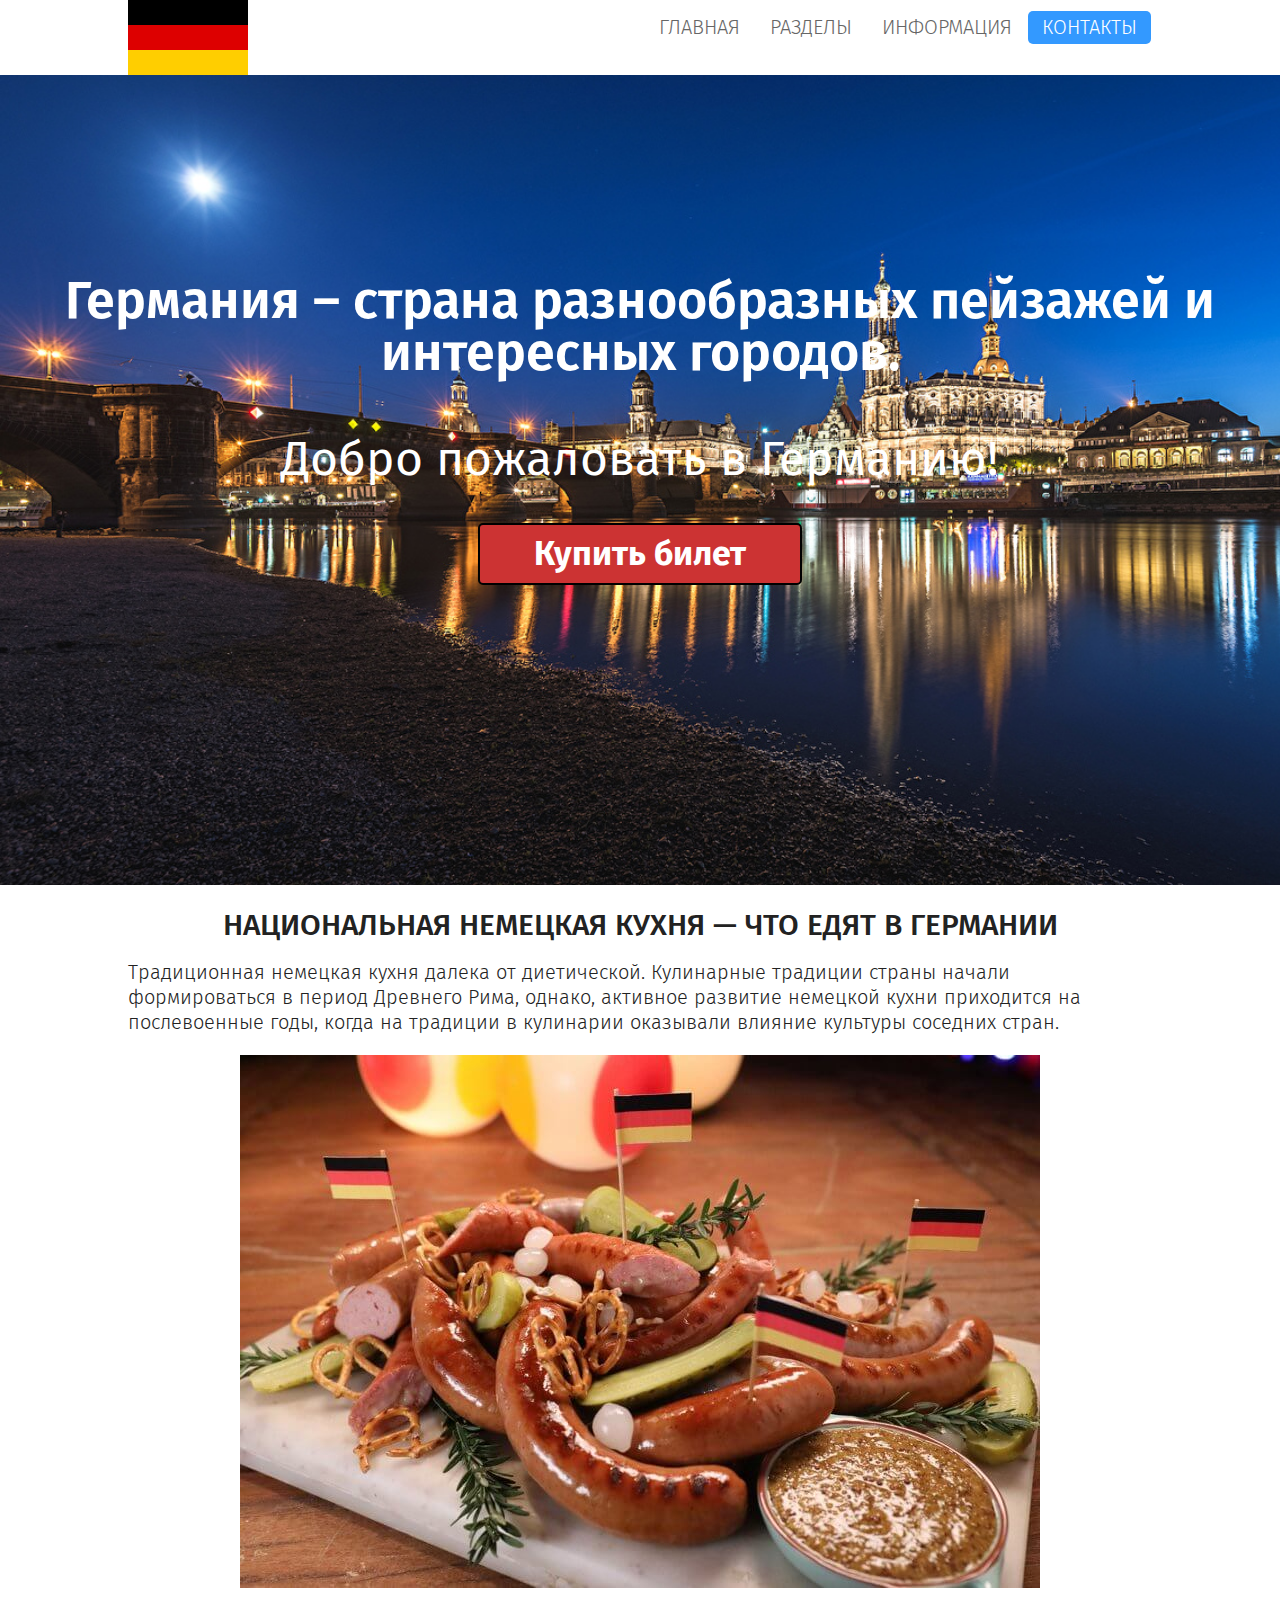
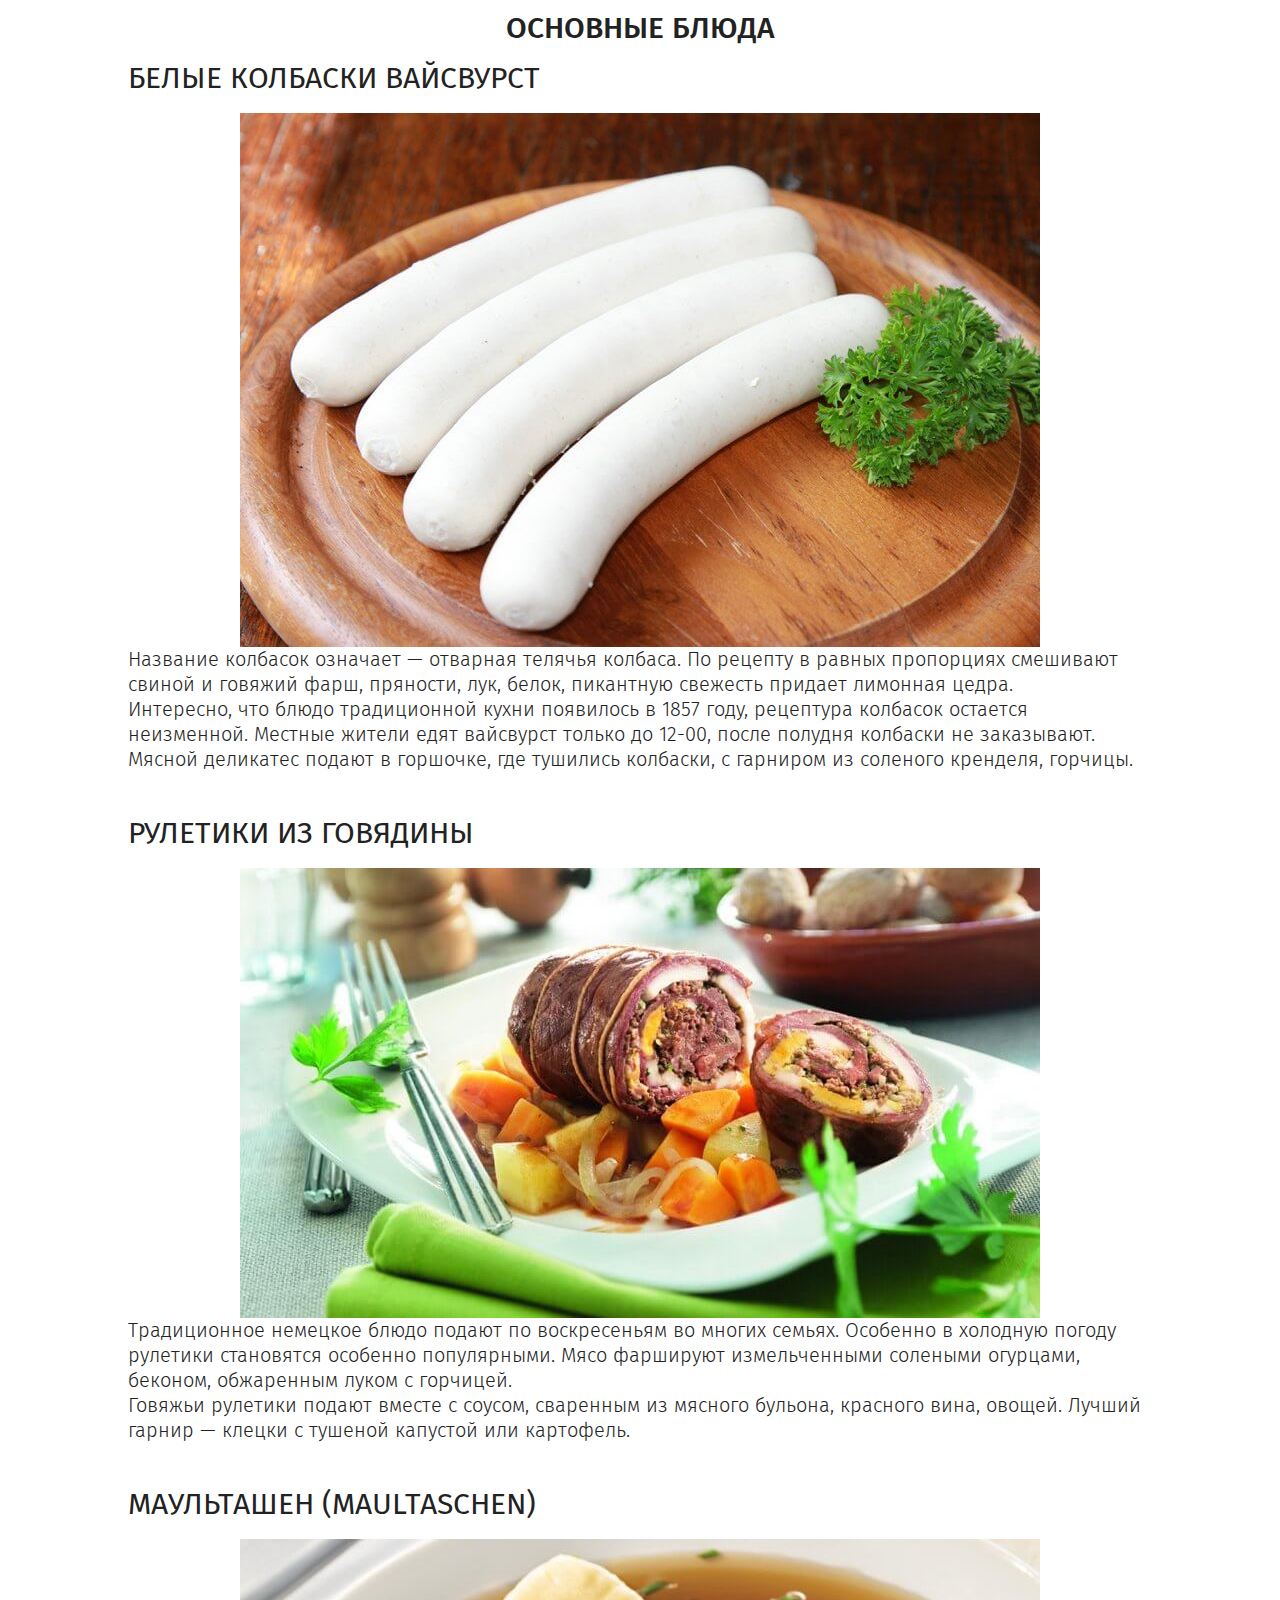
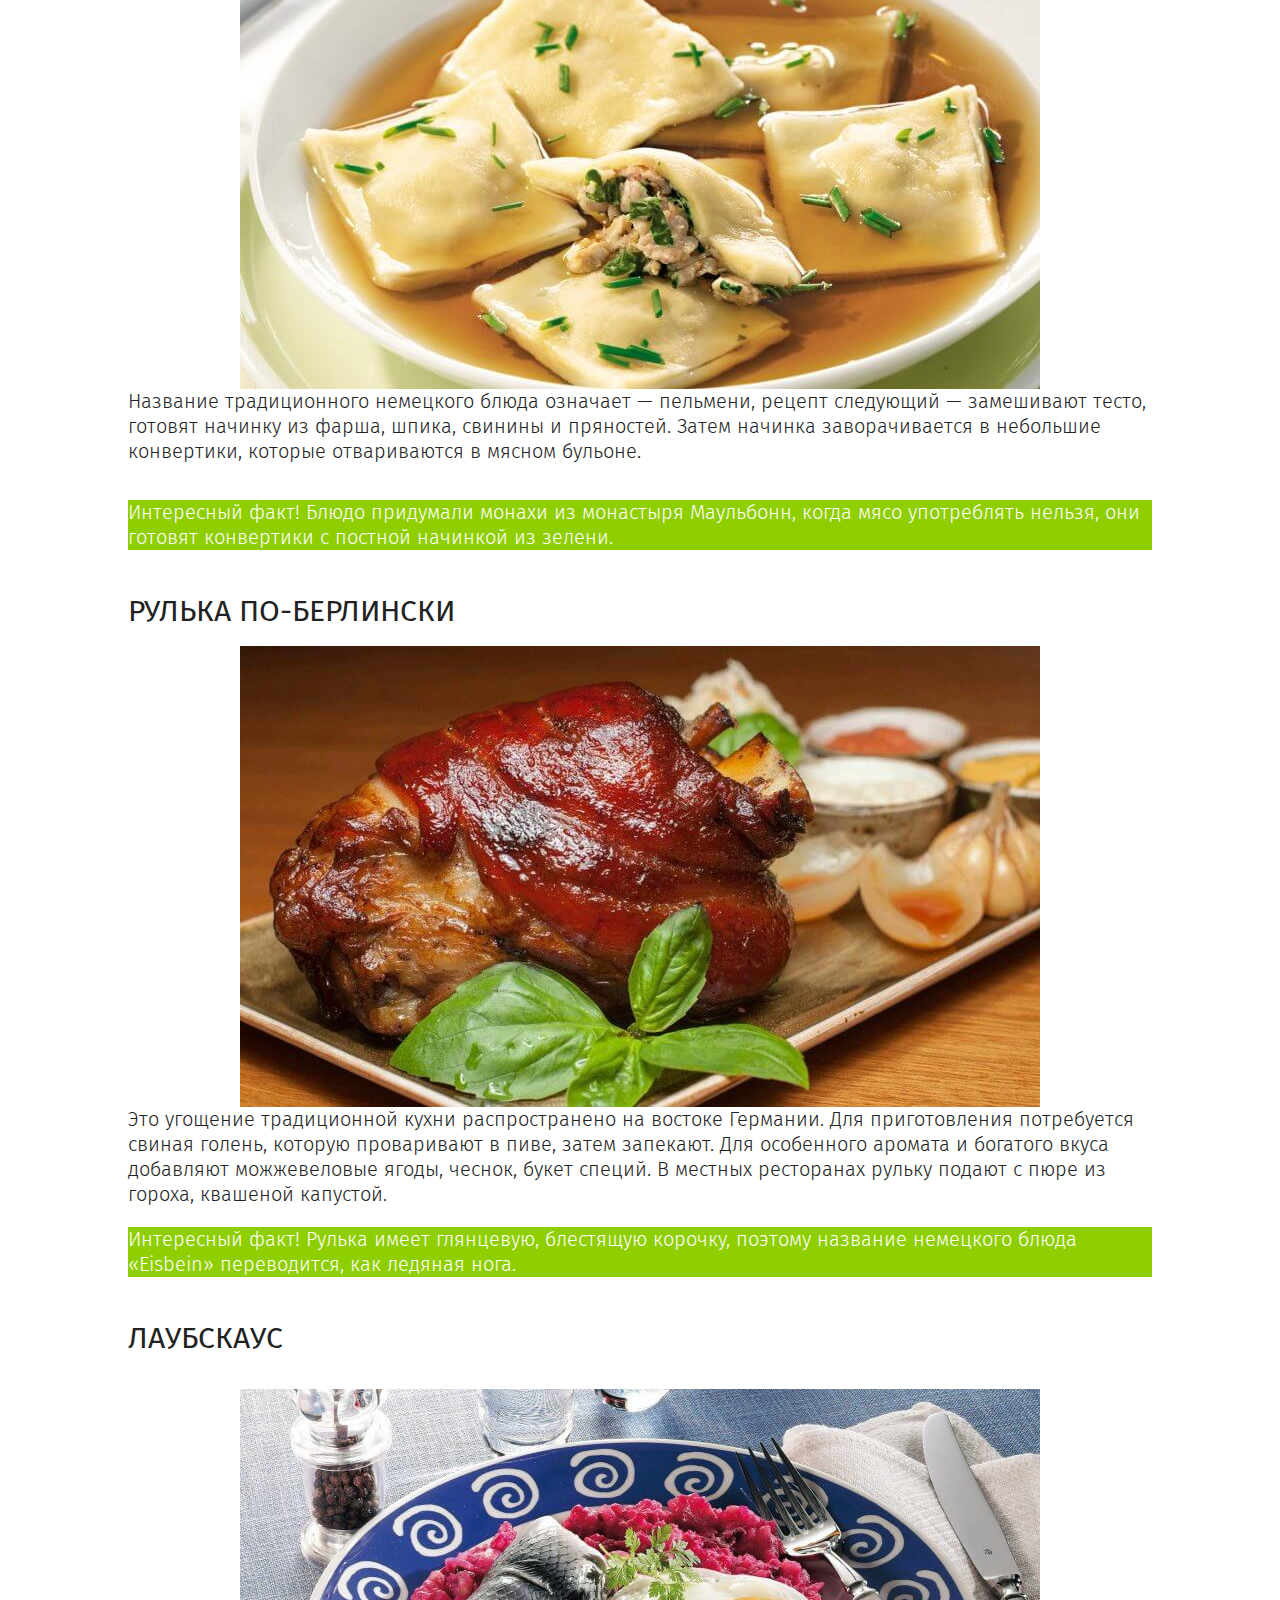
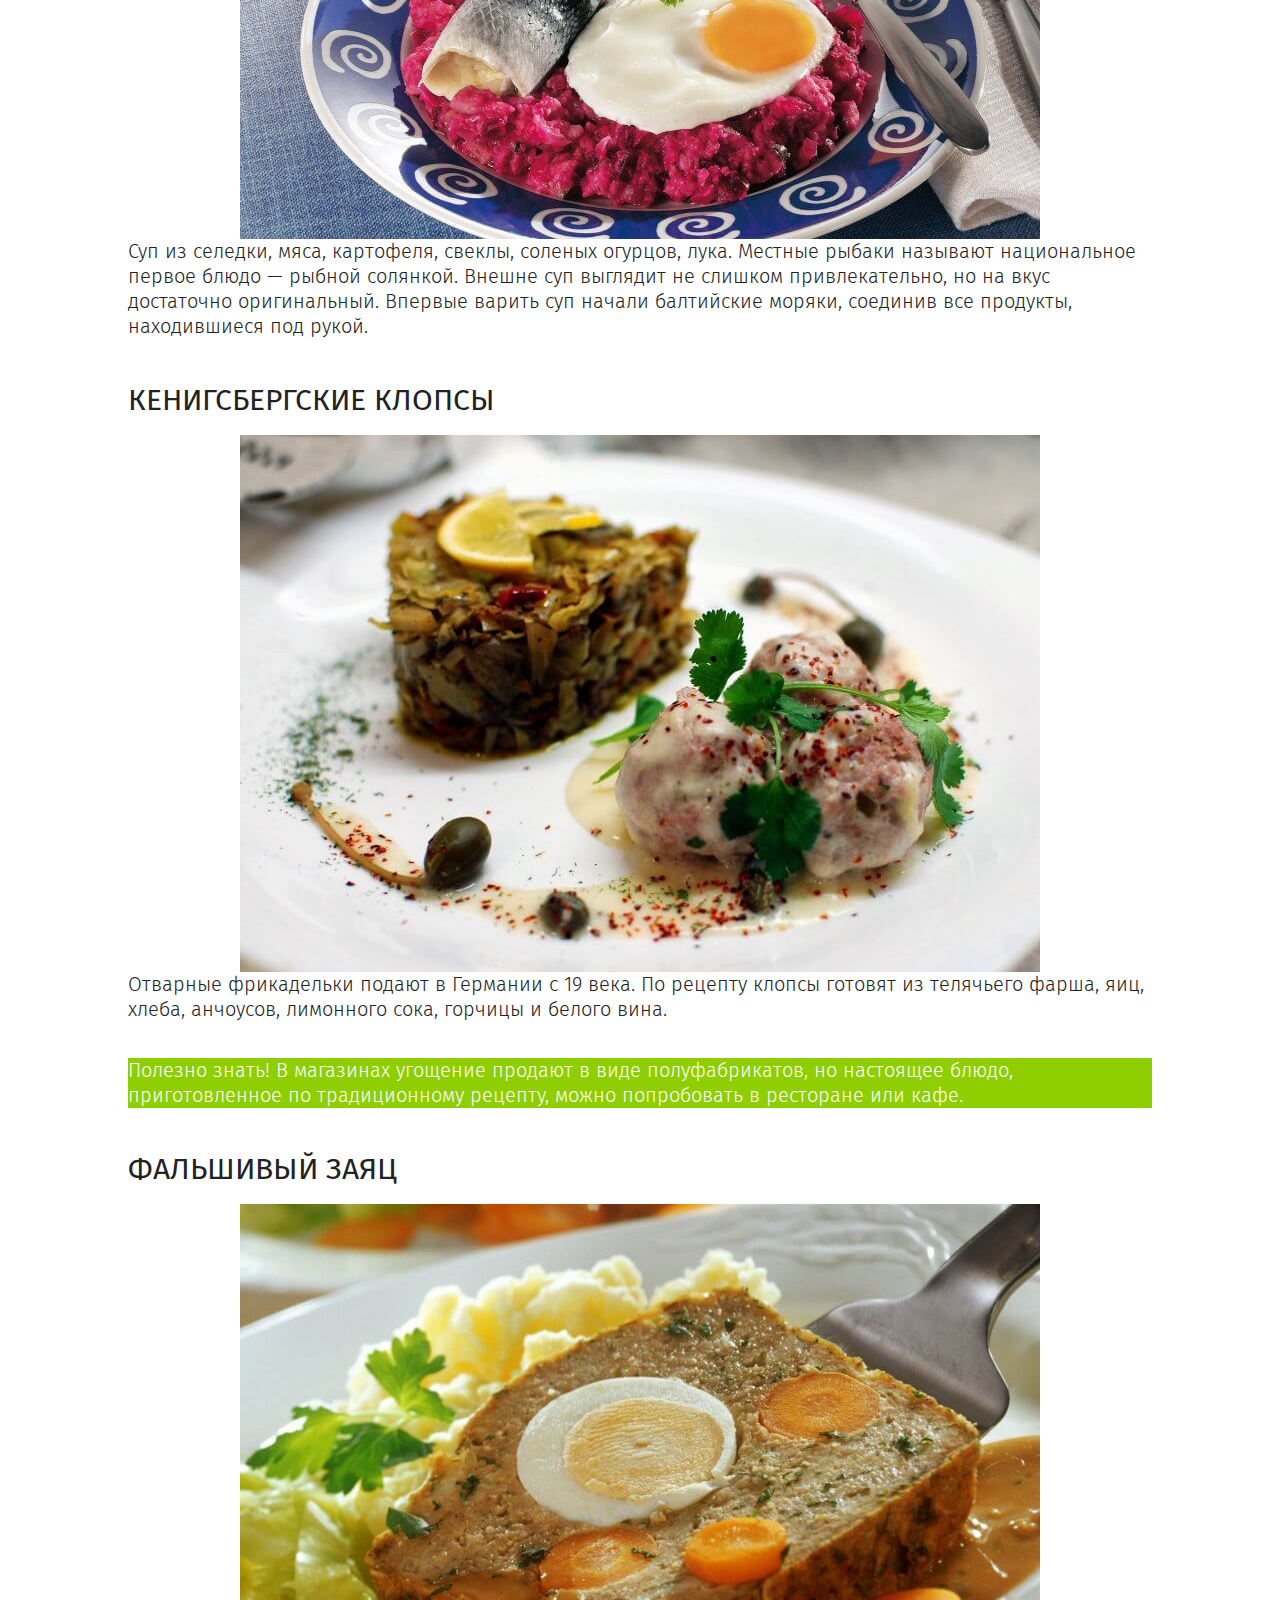
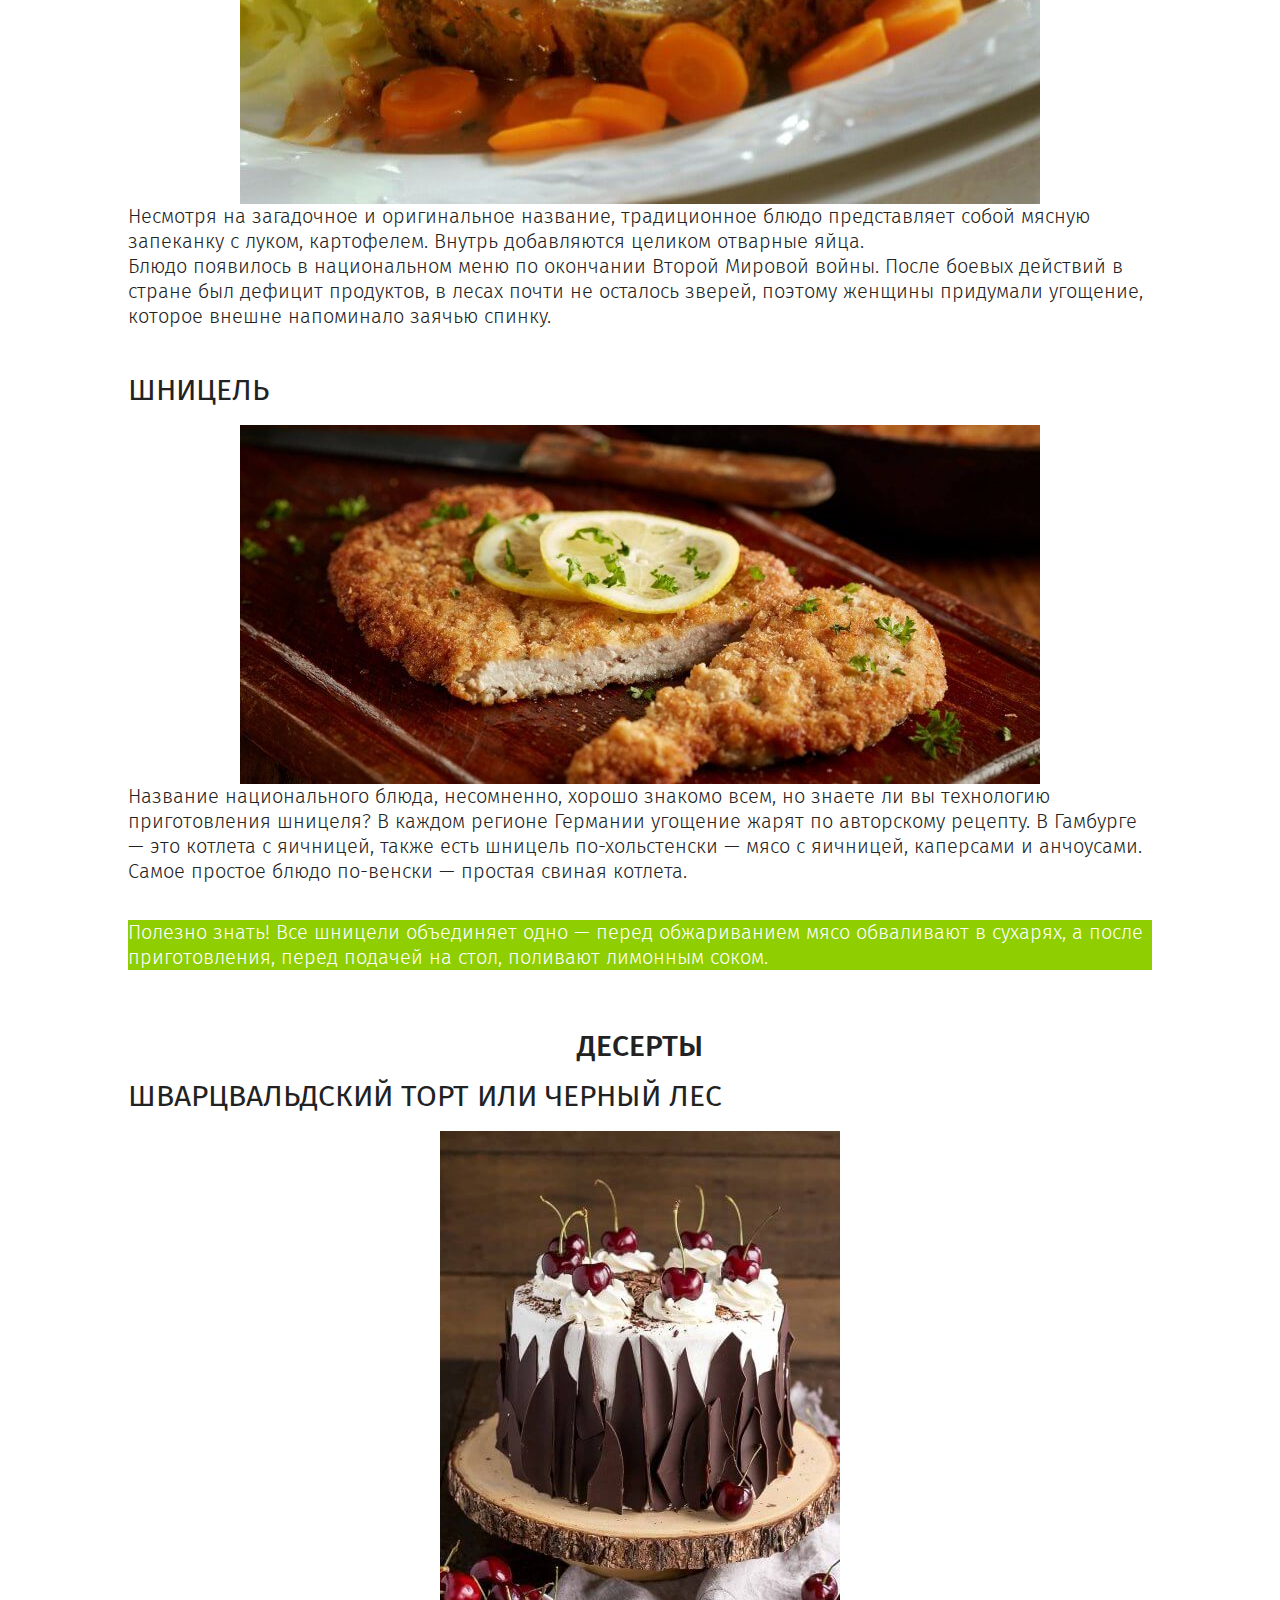
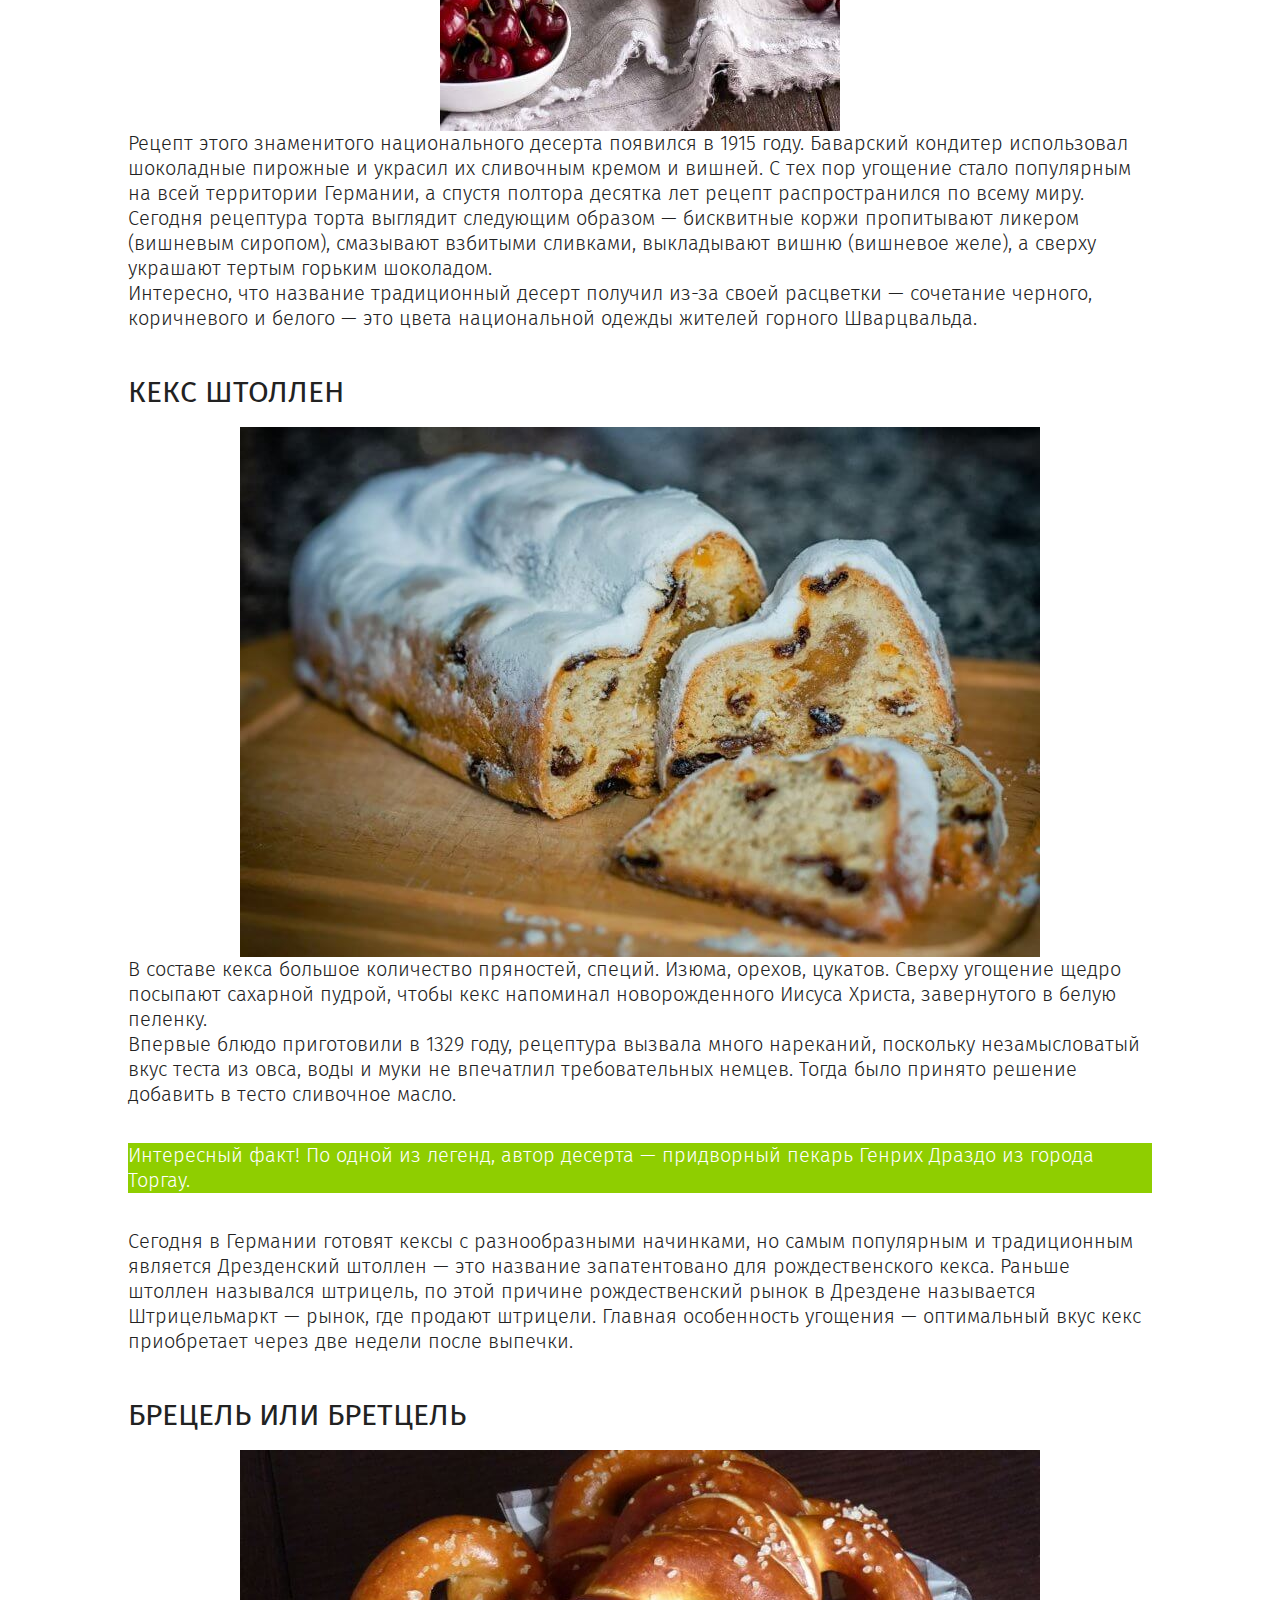
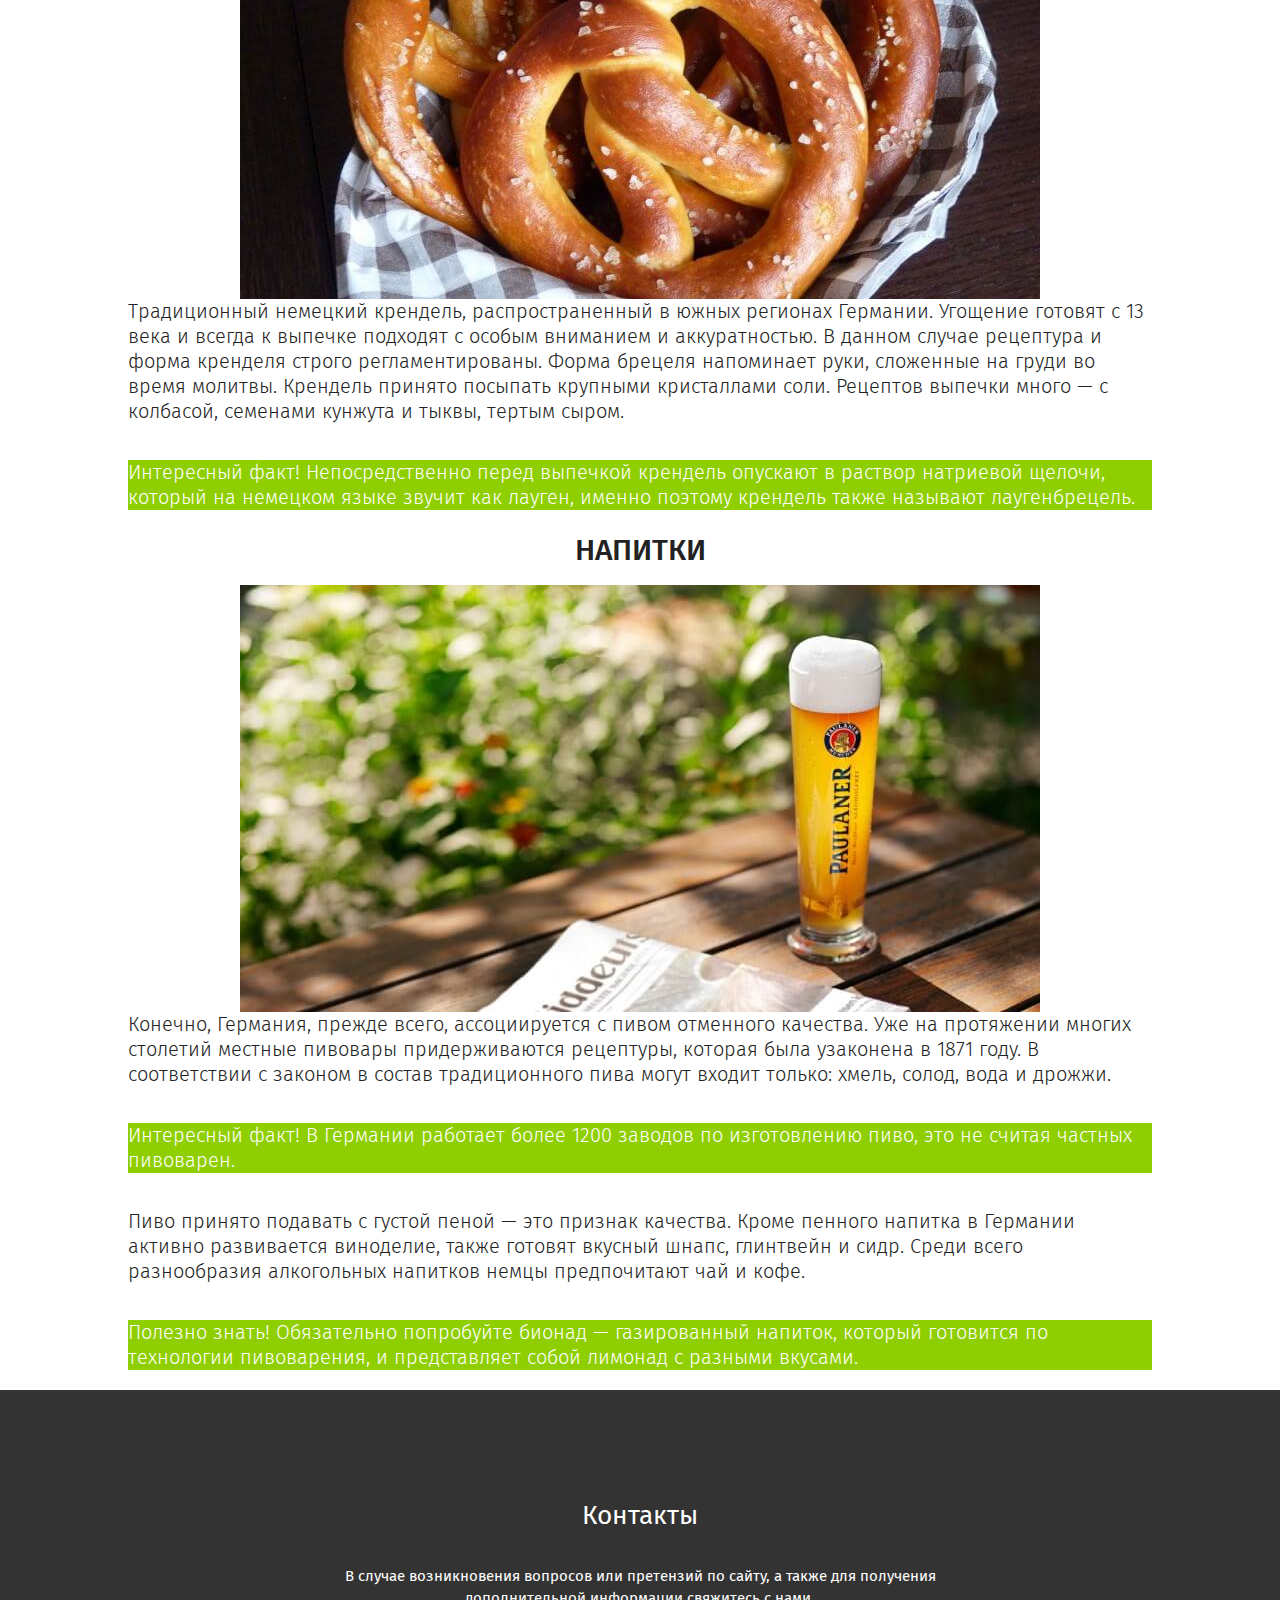
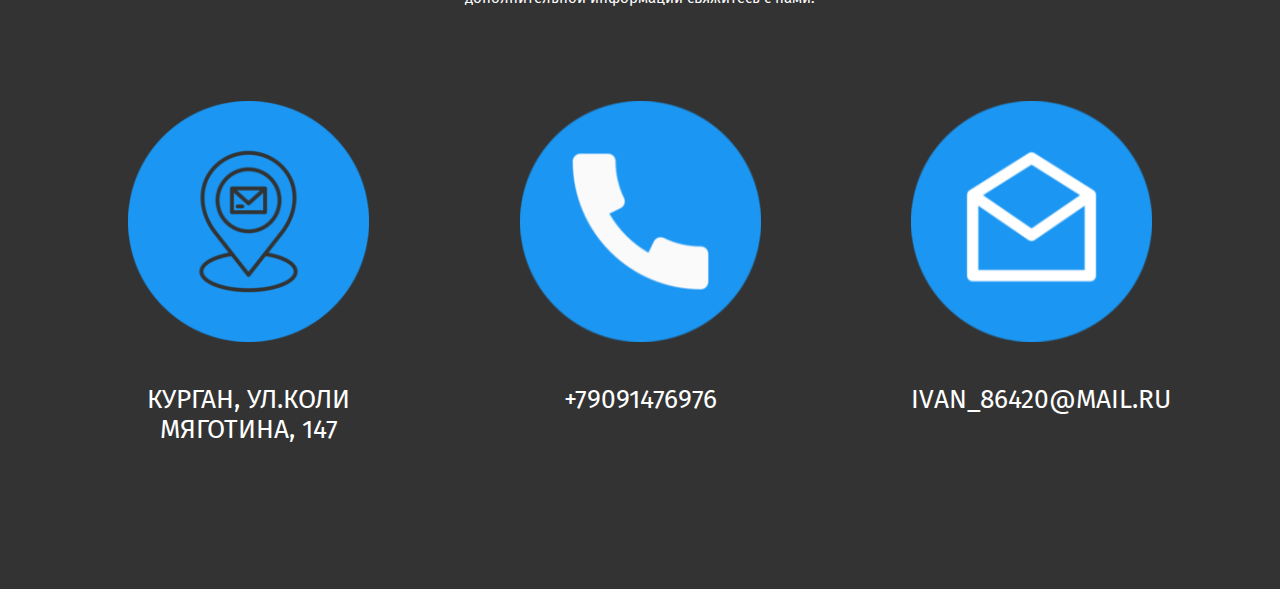
<file: food.html>
<!DOCTYPE html>
<html>
	<head>
		<meta charset="utf-8">
		<meta name="viewport" content="width=device-width, initial-scale=1">
		<title>Национальные блюда Германии</title>
		<link rel="preconnect" href="https://fonts.googleapis.com">
		<link rel="preconnect" href="https://fonts.gstatic.com" crossorigin>
		<link href="https://fonts.googleapis.com/css2?family=Fira+Sans:wght@100;200;300;600;700&display=swap" rel="stylesheet">
		<link rel="stylesheet" href="style.css">
	</head>
	<body>
		<header>
			 <div class="wrapper">
			 	<div class="top_line">
				 	<a href="index.html" ><img src="images/germ.jpg"width=120 height=75 ></a>
				 	<nav class="header_nav">
				 		<ul>
				 			<li><a href="index.html">Главная</a></li>
				 			<li><a href="index.html#icons">Разделы</a></li>
				 			<li><a href="information.html#information">Информация</a></li>
				 			<li class="active"><a href="index.html#contact">Контакты</a></li>
				 		</ul>
				 	</nav>
			    </div>
			</div>
			 <div class="buttom_line">
				    <H2>Германия – страна разнообразных пейзажей и интересных городов.</H2><br> 
				  	<p>Добро пожаловать в Германию!</p>
				  	<a href="https://www.aviasales.ru/countries/germaniya" class="button">Купить билет</a>
			</div>
		</header>

		<section class="food" id=food>
				<div>
					<h3>Национальная немецкая кухня — что едят в Германии</h3>
					<p>Традиционная немецкая кухня далека от диетической. Кулинарные традиции страны начали формироваться в период Древнего Рима, однако, активное развитие немецкой кухни приходится на послевоенные годы, когда на традиции в кулинарии оказывали влияние культуры соседних стран.</p>
					<img src="images/food0.jpg">
					<h3>Основные блюда</h3>
					<h4>Белые колбаски Вайсвурст</h4>
					<img src="images/food1.jpg">
					<p>Название колбасок означает — отварная телячья колбаса. По рецепту в равных пропорциях смешивают свиной и говяжий фарш, пряности, лук, белок, пикантную свежесть придает лимонная цедра.<br>

					Интересно, что блюдо традиционной кухни появилось в 1857 году,  рецептура колбасок остается неизменной. Местные жители едят вайсвурст только до 12-00, после полудня колбаски не заказывают.<br>

					Мясной деликатес подают в горшочке, где тушились колбаски, с гарниром из соленого кренделя, горчицы.</p><br>
					<h4>Рулетики из говядины</h4>
					<img src="images/food2.jpg">
					<p>Традиционное немецкое блюдо подают по воскресеньям во многих семьях. Особенно в холодную погоду рулетики становятся особенно популярными. Мясо фаршируют измельченными солеными огурцами, беконом, обжаренным луком с горчицей.<br>

					Говяжьи рулетики подают вместе с соусом, сваренным из мясного бульона, красного вина, овощей. Лучший гарнир — клецки с тушеной капустой или картофель.</p><br>
					<h4>Маульташен (Maultaschen)</h4>
					<img src="images/food3.jpg">
					<p>Название традиционного немецкого блюда означает — пельмени, рецепт следующий — замешивают тесто, готовят начинку из фарша, шпика, свинины и пряностей. Затем начинка заворачивается в небольшие конвертики, которые отвариваются в мясном бульоне.</p><br>
					<p class="green">Интересный факт! Блюдо придумали монахи из монастыря Маульбонн, когда мясо употреблять нельзя, они готовят конвертики с постной начинкой из зелени.</p><br>
					<h4>Рулька по-берлински</h4>
					<img src="images/food4.jpg">
					<p>Это угощение традиционной кухни распространено на востоке Германии. Для приготовления потребуется свиная голень, которую проваривают в пиве, затем запекают. Для особенного аромата и богатого вкуса добавляют можжевеловые ягоды, чеснок, букет специй. В местных ресторанах рульку подают с пюре из гороха, квашеной капустой.</p>
					<p class="green">Интересный факт! Рулька имеет глянцевую, блестящую корочку, поэтому название немецкого блюда «Eisbein» переводится, как ледяная нога.</p><br>
					<h4>Лаубскаус</h4><br>
					<img src="images/food5.jpg">
					<p>Суп из селедки, мяса, картофеля, свеклы, соленых огурцов, лука. Местные рыбаки называют национальное первое блюдо — рыбной солянкой. Внешне суп выглядит не слишком привлекательно, но на вкус достаточно оригинальный. Впервые варить суп начали балтийские моряки, соединив все продукты, находившиеся под рукой.</p><br>
					<h4>Кенигсбергские клопсы</h4>
					<img src="images/food6.jpg">
					<p>Отварные фрикадельки подают в Германии с 19 века. По рецепту клопсы готовят из телячьего фарша, яиц, хлеба, анчоусов, лимонного сока, горчицы и белого вина.</p><br>
					<p class="green">Полезно знать! В магазинах угощение продают в виде полуфабрикатов, но настоящее блюдо, приготовленное по традиционному рецепту, можно попробовать в ресторане или кафе.</p><br>
					<h4>Фальшивый заяц</h4>
					<img src="images/food7.jpg">
					<p>Несмотря на загадочное и оригинальное название, традиционное блюдо представляет собой мясную запеканку с луком, картофелем. Внутрь добавляются целиком отварные яйца.<br>

					Блюдо появилось в национальном меню по окончании Второй Мировой войны. После боевых действий в стране был дефицит продуктов, в лесах почти не осталось зверей, поэтому женщины придумали угощение, которое внешне напоминало заячью спинку.</p><br>
					<h4>Шницель</h4>
					<img src="images/food8.jpg">
					<p>Название национального блюда, несомненно, хорошо знакомо всем, но знаете ли вы технологию приготовления шницеля? В каждом регионе Германии угощение жарят по авторскому рецепту. В Гамбурге — это котлета с яичницей, также есть шницель по-хольстенски — мясо с яичницей, каперсами и анчоусами. Самое простое блюдо по-венски — простая свиная котлета.</p><br>
					<p class="green">Полезно знать! Все шницели объединяет одно — перед обжариванием мясо обваливают в сухарях, а после приготовления, перед подачей на стол, поливают лимонным соком.</p><br>
					<h3>Десерты</h3>
					<h4>Шварцвальдский торт или Черный лес</h4>
					<img src="images/food9.jpg">
					<p>Рецепт этого знаменитого национального десерта появился в 1915 году. Баварский кондитер использовал шоколадные пирожные и украсил их сливочным кремом и вишней. С тех пор угощение стало популярным на всей территории Германии, а спустя полтора десятка лет рецепт распространился по всему миру. Сегодня рецептура торта выглядит следующим образом — бисквитные коржи пропитывают ликером (вишневым сиропом), смазывают взбитыми сливками, выкладывают вишню (вишневое желе), а сверху украшают тертым горьким шоколадом.<br>

					Интересно, что название традиционный десерт получил из-за своей расцветки — сочетание черного, коричневого и белого — это цвета национальной одежды жителей горного Шварцвальда.</p><br>
					<h4>Кекс Штоллен</h4>
					<img src="images/food10.jpg">
					<p>В составе кекса большое количество пряностей, специй. Изюма, орехов, цукатов. Сверху угощение щедро посыпают сахарной пудрой, чтобы кекс напоминал новорожденного Иисуса Христа, завернутого в белую пеленку.<br>

					Впервые блюдо приготовили в 1329 году, рецептура вызвала много нареканий, поскольку незамысловатый вкус теста из овса, воды и муки не впечатлил требовательных немцев. Тогда было принято решение добавить в тесто сливочное масло.</p><br>
					<p class="green">Интересный факт! По одной из легенд, автор десерта — придворный пекарь Генрих Драздо из города Торгау.</p><br>
					<p>Сегодня в Германии готовят кексы с разнообразными начинками, но самым популярным и традиционным является Дрезденский штоллен — это название запатентовано для рождественского кекса. Раньше штоллен назывался штрицель, по этой причине рождественский рынок в Дрездене называется Штрицельмаркт — рынок, где продают штрицели. Главная особенность угощения — оптимальный вкус кекс приобретает через две недели после выпечки.</p><br>
					<h4>Брецель или бретцель</h4>
					<img src="images/food11.jpg">
					<p>Традиционный немецкий крендель, распространенный в южных регионах Германии. Угощение готовят с 13 века и всегда к выпечке подходят с особым вниманием и аккуратностью. В данном случае рецептура и форма кренделя строго регламентированы. Форма брецеля напоминает руки, сложенные на груди во время молитвы. Крендель принято посыпать крупными кристаллами соли. Рецептов выпечки много — с колбасой, семенами кунжута и тыквы, тертым сыром.</p><br>
					<p class="green">Интересный факт! Непосредственно перед выпечкой крендель опускают в раствор натриевой щелочи, который на немецком языке звучит как лауген, именно поэтому крендель также называют лаугенбрецель.</p>
					<h3>Напитки</h3>
					<img src="images/pivo.jpg">
					<p>Конечно, Германия, прежде всего, ассоциируется с пивом отменного качества. Уже на протяжении многих столетий местные пивовары придерживаются рецептуры, которая была узаконена в 1871 году. В соответствии с законом в состав традиционного пива могут входит только: хмель, солод, вода и дрожжи.</p><br>
					<p class="green">Интересный факт! В Германии работает более 1200 заводов по изготовлению пиво, это не считая частных пивоварен.</p><br>
					<p>Пиво принято подавать с густой пеной — это признак качества. Кроме пенного напитка в Германии активно развивается виноделие, также готовят вкусный шнапс, глинтвейн и сидр. Среди всего разнообразия алкогольных напитков немцы предпочитают чай и кофе.</p><br>
					<p class="green">Полезно знать! Обязательно попробуйте бионад — газированный напиток, который готовится по технологии пивоварения, и представляет собой лимонад с разными вкусами.</p>
				</div>
		</section>

		<footer class="contact">
			<div class="wrapper">
				<h3>Контакты</h3>
				<p class="description">В случае возникновения вопросов или претензий по сайту, а также для получения<br> дополнительной информации свяжитесь с нами.
				</p>
				<div class="contact_list" id="contact">
					<div class="contact_item">
						<div class="img1"> <a href="https://www.google.com/maps/place/%D0%9A%D1%83%D1%80%D0%B3%D0%B0%D0%BD%D1%81%D0%BA%D0%B8%D0%B9+%D0%98%D0%BD%D1%81%D1%82%D0%B8%D1%82%D1%83%D1%82+%D0%96%D0%B5%D0%BB%D0%B5%D0%B7%D0%BD%D0%BE%D0%B4%D0%BE%D1%80%D0%BE%D0%B6%D0%BD%D0%BE%D0%B3%D0%BE+%D0%A2%D1%80%D0%B0%D0%BD%D1%81%D0%BF%D0%BE%D1%80%D1%82%D0%B0/@55.4436904,65.3393656,18z/data=!4m13!1m7!3m6!1s0x43b7bea17987e3d5:0xd7081878372ea422!2z0JrRg9GA0LPQsNC9LCDQmtGD0YDQs9Cw0L3RgdC60LDRjyDQvtCx0Lsu!3b1!8m2!3d55.4590496!4d65.3493207!3m4!1s0x43b7bdb30bdbe3c9:0xa7c376e7e008fea5!8m2!3d55.4433834!4d65.3396295?hl=ru"><img src="images/adress.png" alt="icon"></a></div>
						<h3 class="contact_img">Курган, ул.Коли<br> Мяготина, 147</h3>
					</div>
					<div class="icons_item">
						<div class="img1"><a href="callto:+78142332211"><img src="images/telefon.png" alt="icon"></a></div>
						<h3 class="contact_img">+79091476976</h3>
					</div>
					<div class="icons_item">
						<div class="img1"><a href="https://e.mail.ru/compose/"><img src="images/email.png" alt="icon"></a></div>
						<h3 class="contact_img">ivan_86420@Mail.ru</h3>
					</div>
				</div>
			</div>
		</footer>
	</body>
</html>
</file>
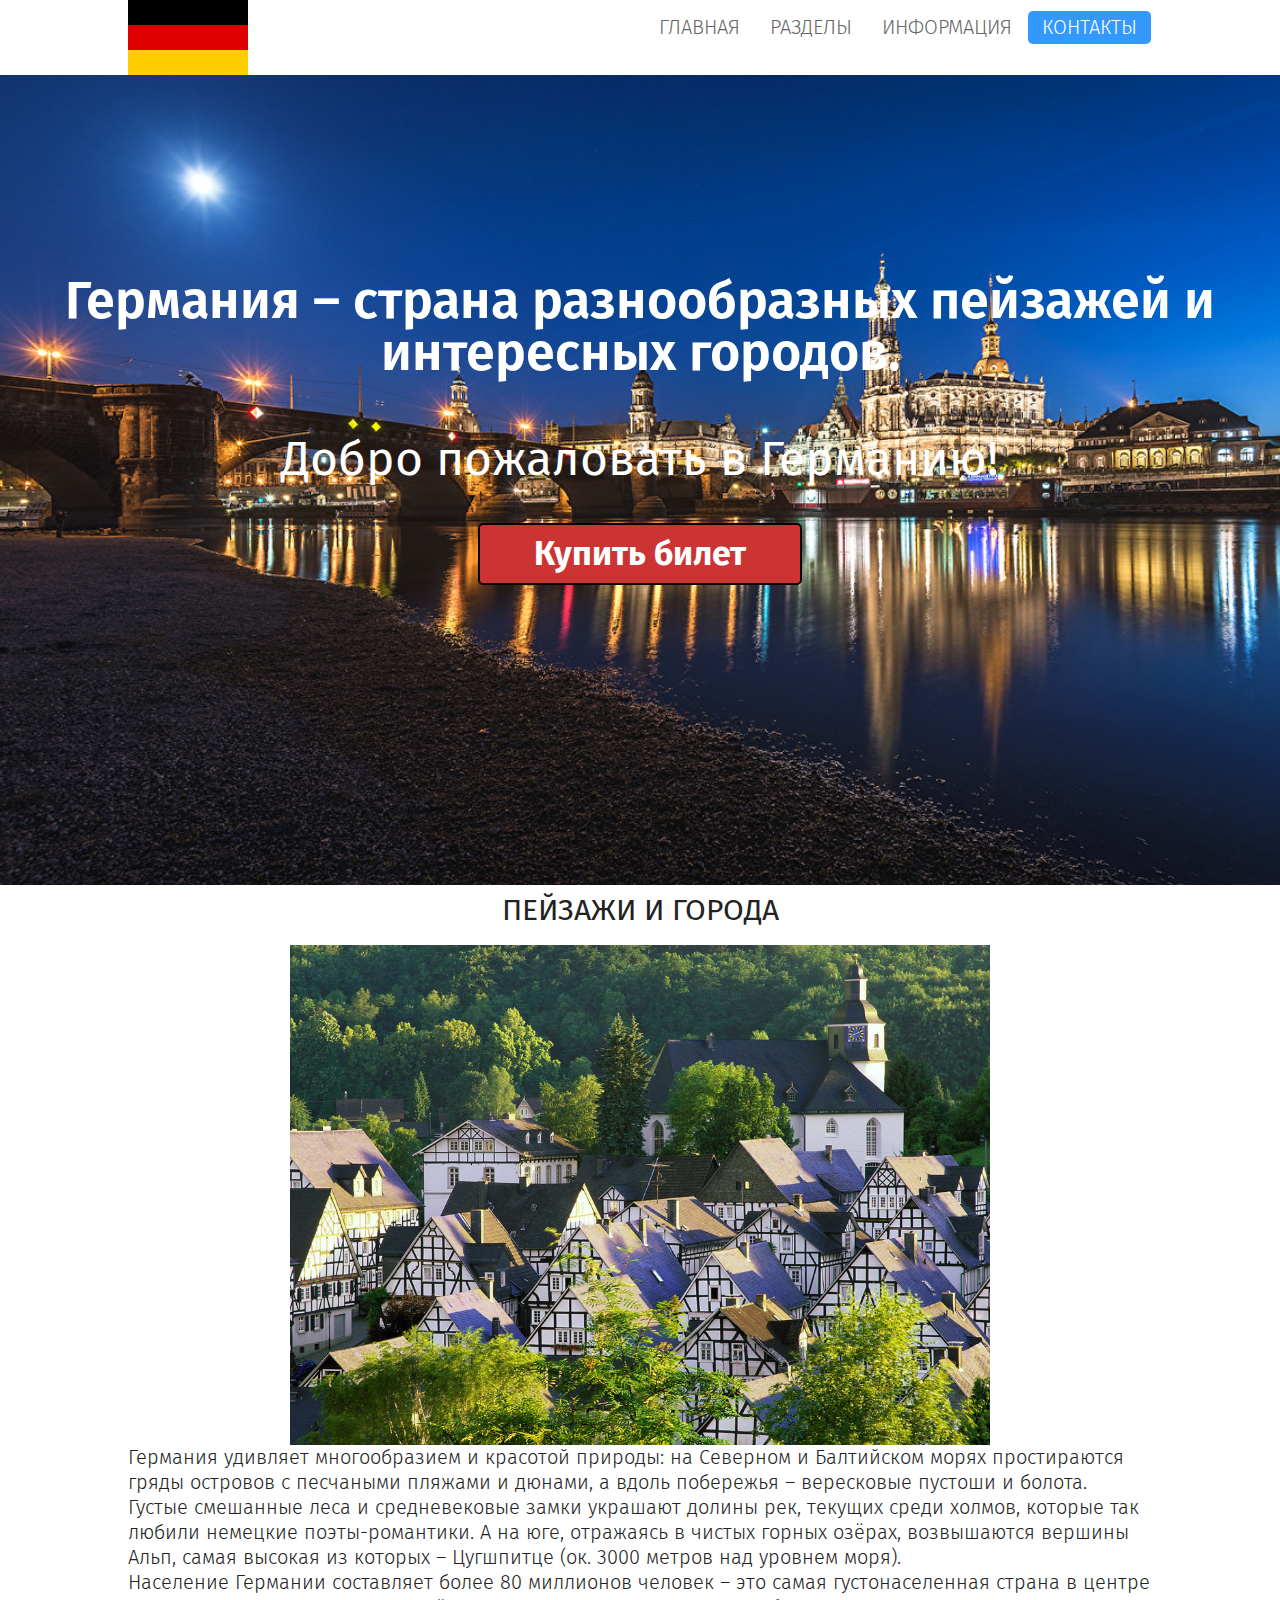
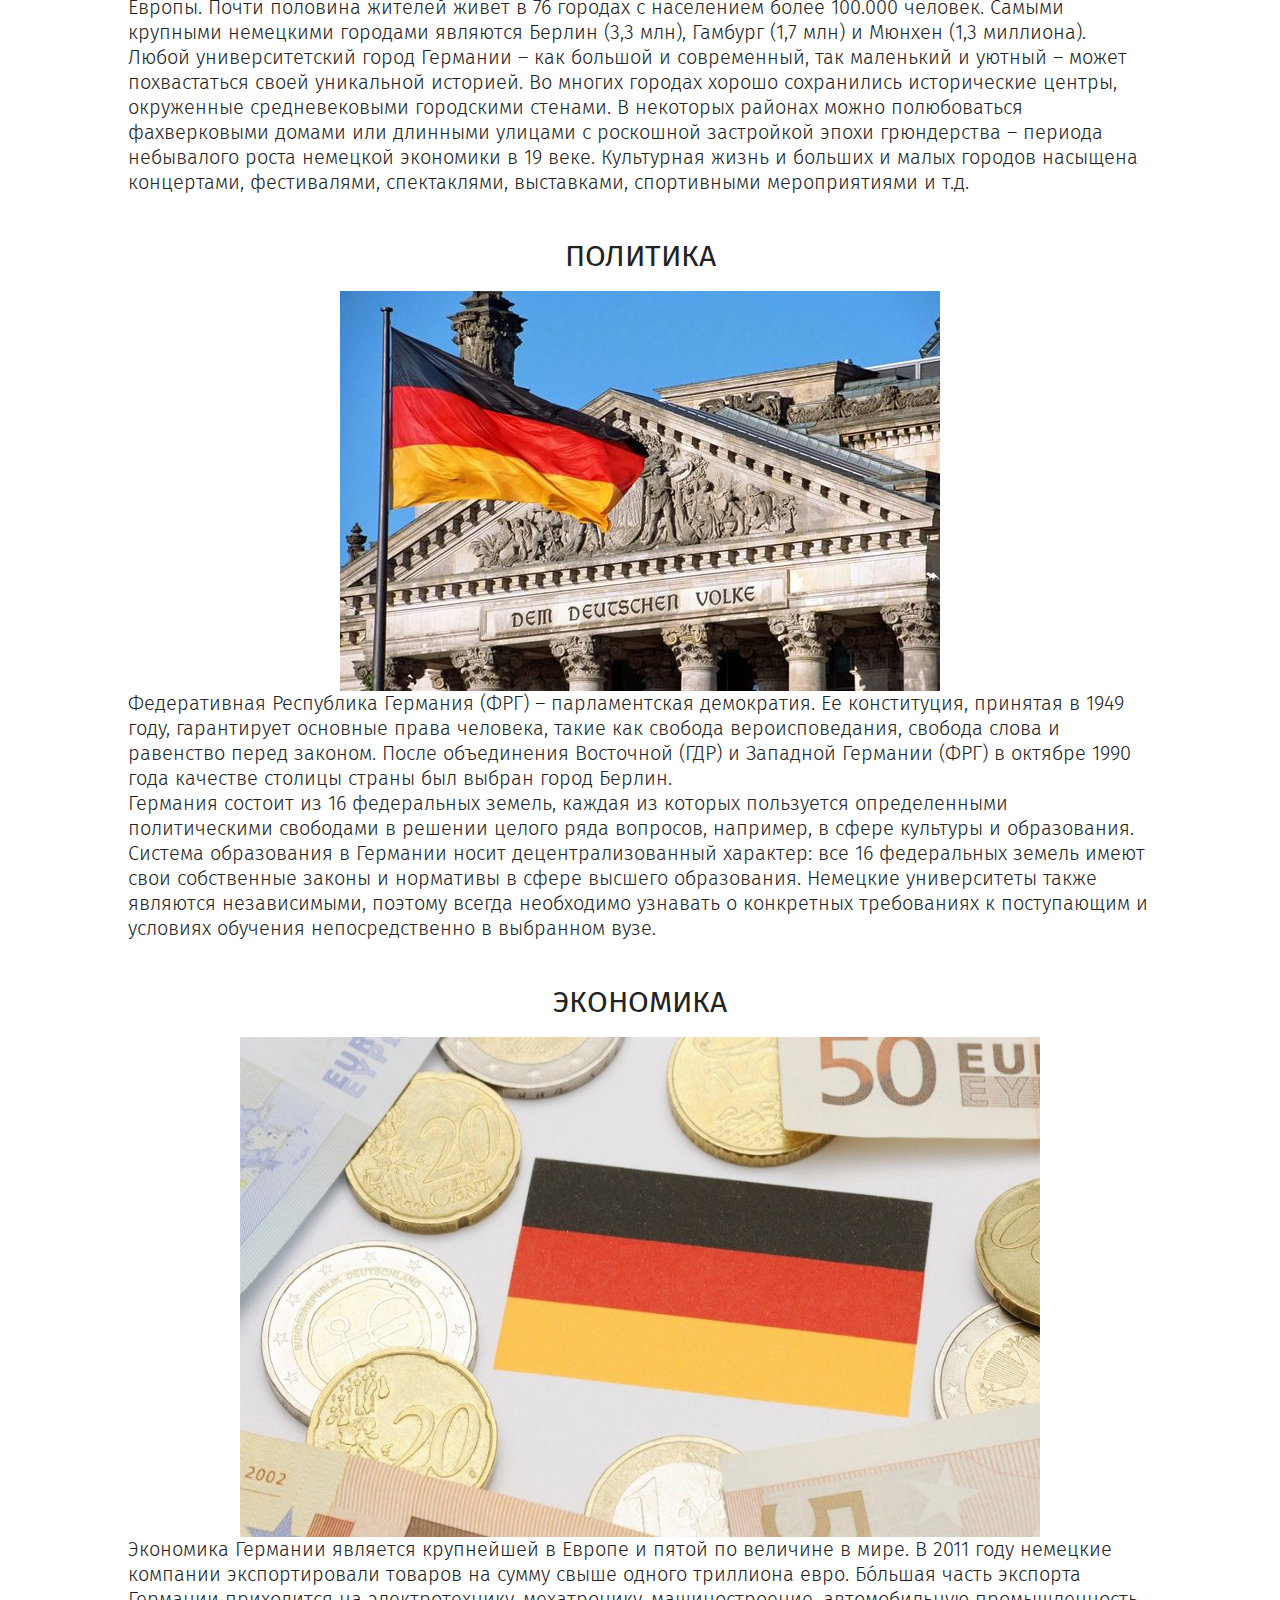
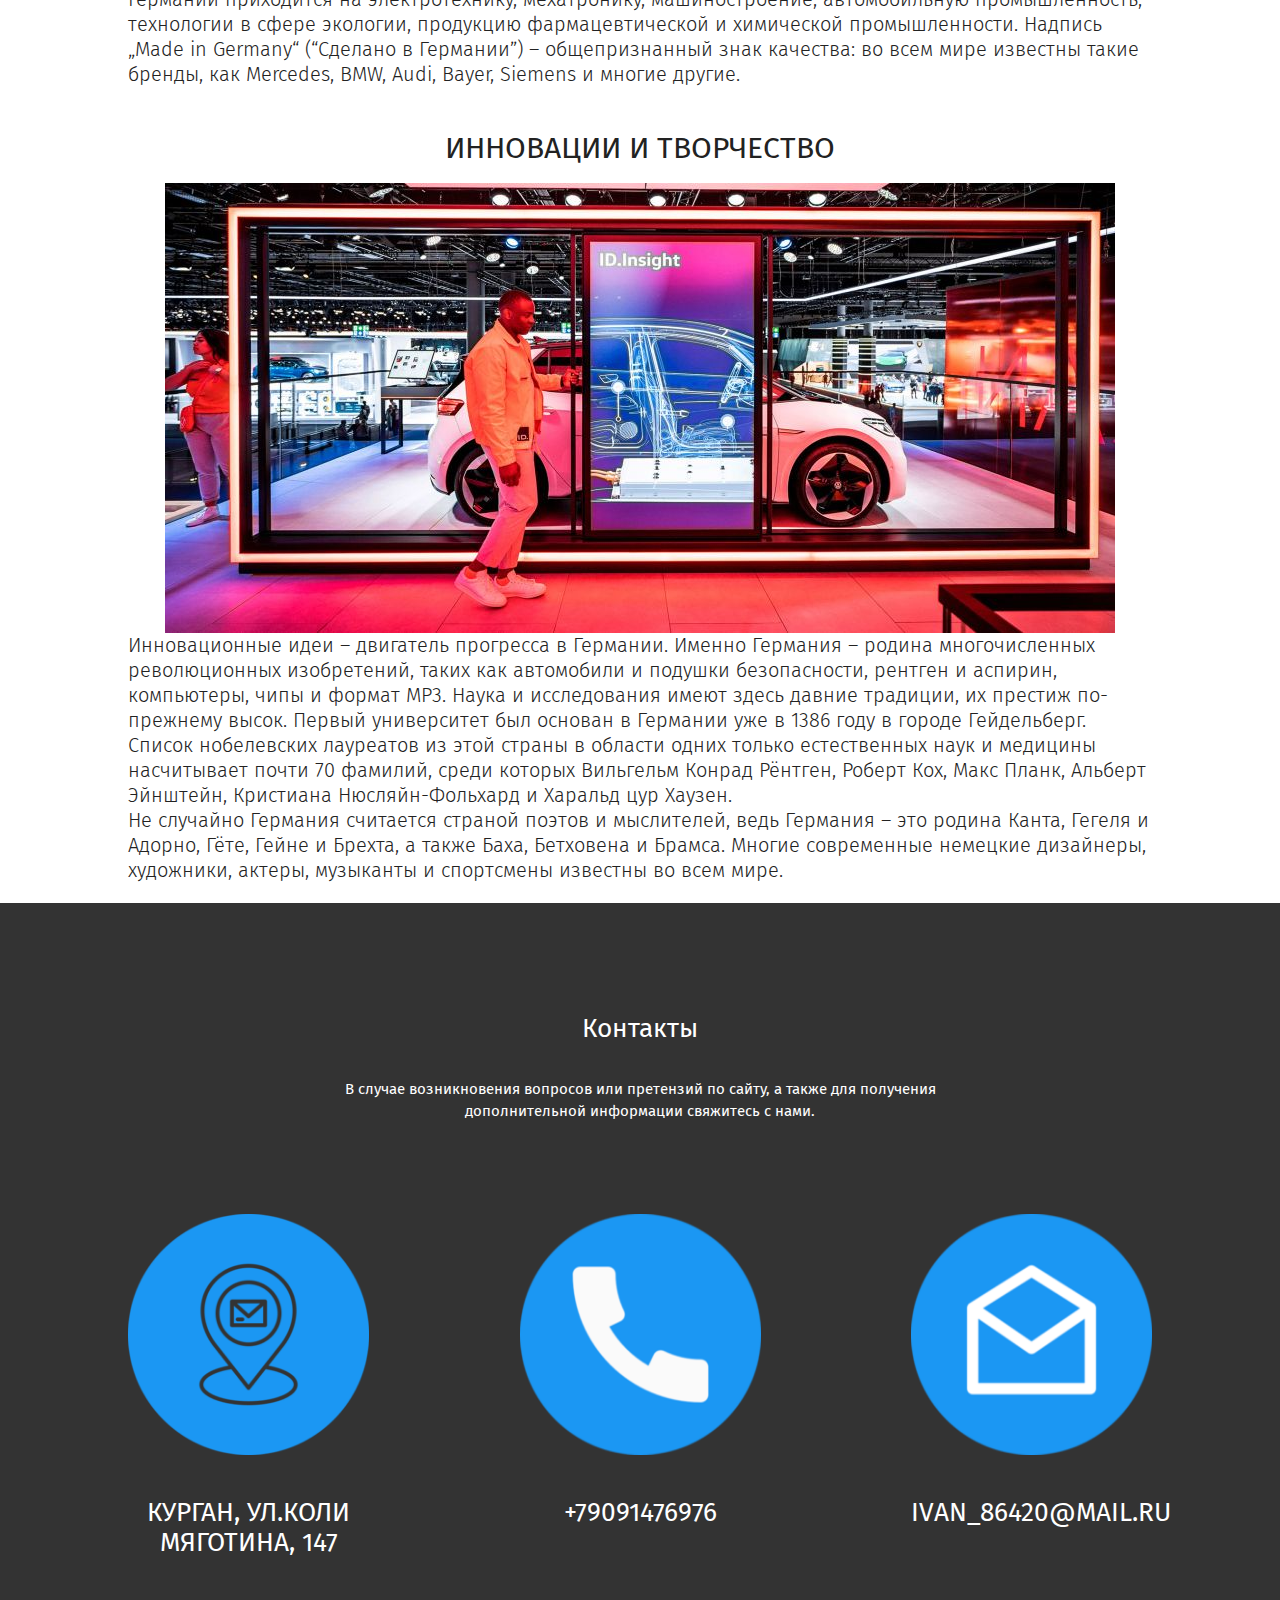
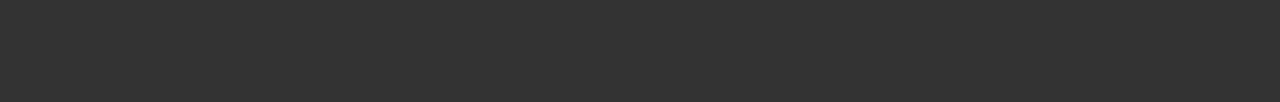
<file: information.html>
<!DOCTYPE html>
<html>
	<head>
		<meta charset="utf-8">
		<meta name="viewport" content="width=device-width, initial-scale=1">
		<title>Информация о Германии</title>
		<link rel="preconnect" href="https://fonts.googleapis.com">
		<link rel="preconnect" href="https://fonts.gstatic.com" crossorigin>
		<link href="https://fonts.googleapis.com/css2?family=Fira+Sans:wght@100;200;300;600;700&display=swap" rel="stylesheet">
		<link rel="stylesheet" href="style.css">
	</head>
	<body>
		<header>
			 <div class="wrapper">
			 	<div class="top_line">
				 	<a href="index.html"><img src="images/germ.jpg"width=120 height=75 ></a>
				 	<nav class="header_nav">
				 		<ul>
				 			<li><a href="index.html">Главная</a></li>
				 			<li><a href="index.html#icons">Разделы</a></li>
				 			<li><a href="information.html#information">Информация</a></li>
				 			<li class="active"><a href="index.html#contact">Контакты</a></li>
				 		</ul>
				 	</nav>
			    </div>
			   
			 </div>
			 <div class="buttom_line">
				    <H2>Германия – страна разнообразных пейзажей и интересных городов.</H2><br> 
				  	<p>Добро пожаловать в Германию!</p>
				  	<a href="https://www.aviasales.ru/countries/germaniya" class="button">Купить билет</a>
			 </div>
		</header>

		<section class="information" id=information>
				<div >
					<h4 >Пейзажи и города</h4>
					<img src="images/gorod.jpg" height="500px" width="700px">
					<p >Германия удивляет многообразием и красотой природы: на Северном и Балтийском морях простираются гряды островов с песчаными пляжами и дюнами, а вдоль побережья – вересковые пустоши и болота. Густые смешанные леса и средневековые замки украшают долины рек, текущих среди холмов, которые так любили немецкие поэты-романтики. А на юге, отражаясь в чистых горных озёрах, возвышаются вершины Альп, самая высокая из которых –  Цугшпитце (ок. 3000 метров над уровнем моря).<br>
					Население Германии составляет более 80 миллионов человек – это самая густонаселенная страна в центре Европы. Почти половина жителей живет в 76 городах с населением более 100.000 человек. Самыми крупными немецкими городами являются Берлин (3,3 млн), Гамбург (1,7 млн) и Мюнхен (1,3 миллиона). Любой университетский город Германии – как большой и современный, так маленький и уютный – может похвастаться своей уникальной историей. Во многих городах хорошо сохранились исторические центры, окруженные средневековыми городскими стенами. В некоторых районах можно полюбоваться фахверковыми домами или длинными улицами с роскошной застройкой эпохи грюндерства – периода небывалого роста немецкой экономики в 19 веке. Культурная жизнь и больших и малых городов насыщена концертами, фестивалями, спектаклями, выставками, спортивными мероприятиями и т.д.</p><br>
					<h4>Политика</h4>
					<img src="images/politika.jpg" height="400" width="600">
					<p>Федеративная Республика Германия (ФРГ) – парламентская демократия. Ее конституция, принятая в 1949 году, гарантирует основные права человека, такие как свобода вероисповедания, свобода слова и равенство перед законом. После объединения Восточной (ГДР) и Западной Германии (ФРГ) в октябре 1990 года качестве столицы страны был выбран город Берлин.<br>
					Германия состоит из 16 федеральных земель, каждая из которых пользуется определенными политическими свободами в решении целого ряда вопросов, например, в сфере культуры и образования. Система образования в Германии носит децентрализованный характер: все 16 федеральных земель имеют свои собственные законы и нормативы в сфере высшего образования. Немецкие университеты также являются независимыми, поэтому всегда необходимо узнавать о конкретных требованиях к поступающим и условиях обучения непосредственно в выбранном вузе.</p><br>
					<h4>Экономика</h4>
					<img src="images/money.jpeg" height="500px" width="800px">
					<p>Экономика Германии является крупнейшей в Европе и пятой по величине в мире. В 2011 году немецкие компании экспортировали товаров на сумму свыше одного триллиона евро. Бóльшая часть экспорта Германии приходится на электротехнику, мехатронику, машиностроение, автомобильную промышленность, технологии в сфере экологии, продукцию фармацевтической и химической промышленности. Надпись „Made in Germany“ (“Сделано в Германии”) – общепризнанный знак качества: во всем мире известны такие бренды, как Mercedes, BMW, Audi, Bayer, Siemens и многие другие.</p><br>
					<h4>Инновации и творчество</h4>
					<img src="images/innovacii.jpg">
					<p>Инновационные идеи – двигатель прогресса в Германии. Именно Германия – родина многочисленных революционных изобретений, таких как автомобили и подушки безопасности, рентген и аспирин, компьютеры, чипы и формат MP3. Наука и исследования имеют здесь давние традиции, их престиж по-прежнему высок. Первый университет был основан в Германии уже в 1386 году в городе Гейдельберг. Список нобелевских лауреатов из этой страны в области одних только естественных наук и медицины насчитывает почти 70 фамилий, среди которых Вильгельм Конрад Рёнтген, Роберт Кох, Макс Планк, Альберт Эйнштейн, Кристиана Нюсляйн-Фольхард и Харальд цур Хаузен.<br>
					Не случайно Германия считается страной поэтов и мыслителей, ведь Германия – это родина Канта, Гегеля и Адорно, Гёте, Гейне и Брехта, а также Баха, Бетховена и Брамса. Многие современные немецкие дизайнеры, художники, актеры, музыканты и спортсмены известны во всем мире.</p>
				</div>
		</section>

		<footer class="contact">
			<div class="wrapper">
				<h3>Контакты</h3>
				<p class="description">В случае возникновения вопросов или претензий по сайту, а также для получения<br> дополнительной информации свяжитесь с нами.
				</p>
				<div class="contact_list" id="contact">
					<div class="contact_item">
						<div class="img1"> <a href="https://www.google.com/maps/place/%D0%9A%D1%83%D1%80%D0%B3%D0%B0%D0%BD%D1%81%D0%BA%D0%B8%D0%B9+%D0%98%D0%BD%D1%81%D1%82%D0%B8%D1%82%D1%83%D1%82+%D0%96%D0%B5%D0%BB%D0%B5%D0%B7%D0%BD%D0%BE%D0%B4%D0%BE%D1%80%D0%BE%D0%B6%D0%BD%D0%BE%D0%B3%D0%BE+%D0%A2%D1%80%D0%B0%D0%BD%D1%81%D0%BF%D0%BE%D1%80%D1%82%D0%B0/@55.4436904,65.3393656,18z/data=!4m13!1m7!3m6!1s0x43b7bea17987e3d5:0xd7081878372ea422!2z0JrRg9GA0LPQsNC9LCDQmtGD0YDQs9Cw0L3RgdC60LDRjyDQvtCx0Lsu!3b1!8m2!3d55.4590496!4d65.3493207!3m4!1s0x43b7bdb30bdbe3c9:0xa7c376e7e008fea5!8m2!3d55.4433834!4d65.3396295?hl=ru"><img src="images/adress.png" alt="icon"></a></div>
						<h3 class="contact_img">Курган, ул.Коли<br> Мяготина, 147</h3>
					</div>
					<div class="icons_item">
						<div class="img1"><a href="callto:+78142332211"><img src="images/telefon.png" alt="icon"></a></div>
						<h3 class="contact_img">+79091476976</h3>
					</div>
					<div class="icons_item">
						<div class="img1"><a href="https://e.mail.ru/compose/"><img src="images/email.png" alt="icon"></a></div>
						<h3 class="contact_img">ivan_86420@Mail.ru</h3>
					</div>
				</div>
			</div>
		</footer>
	</body>
</html>
</file>
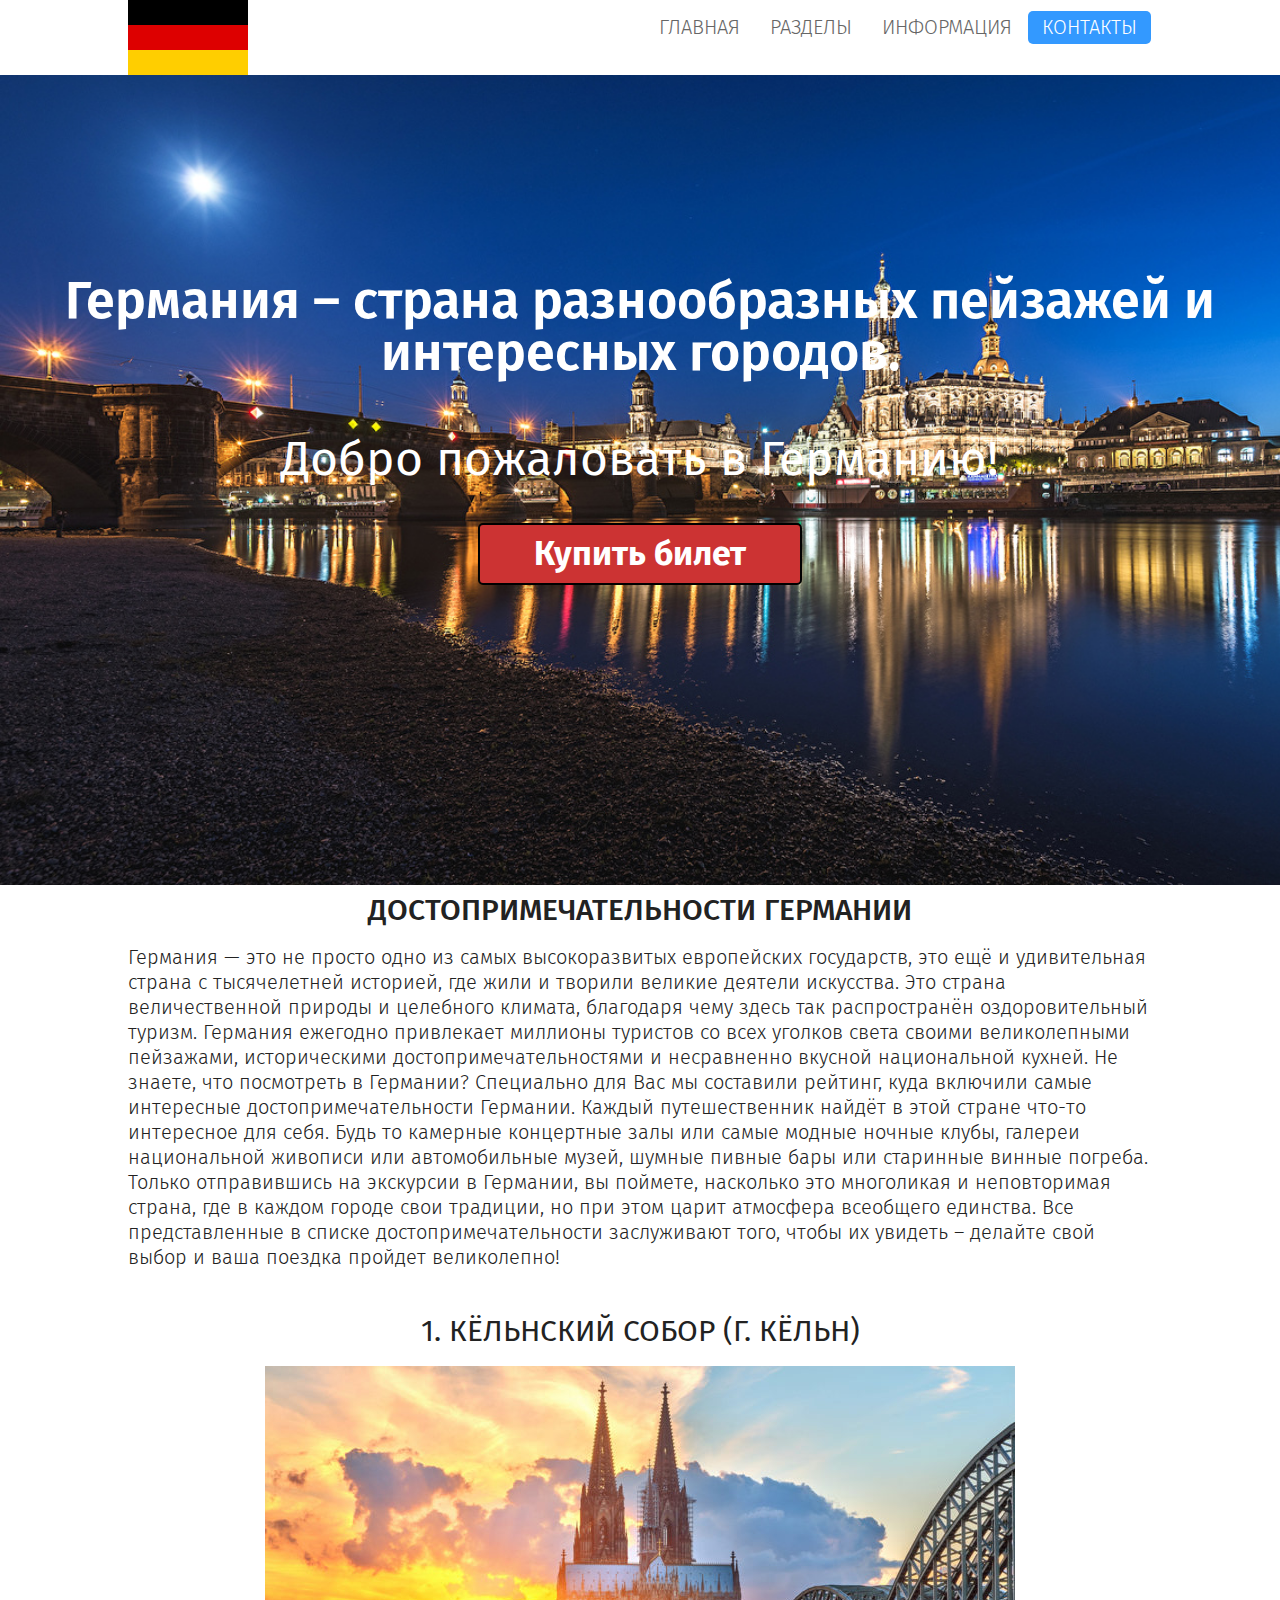
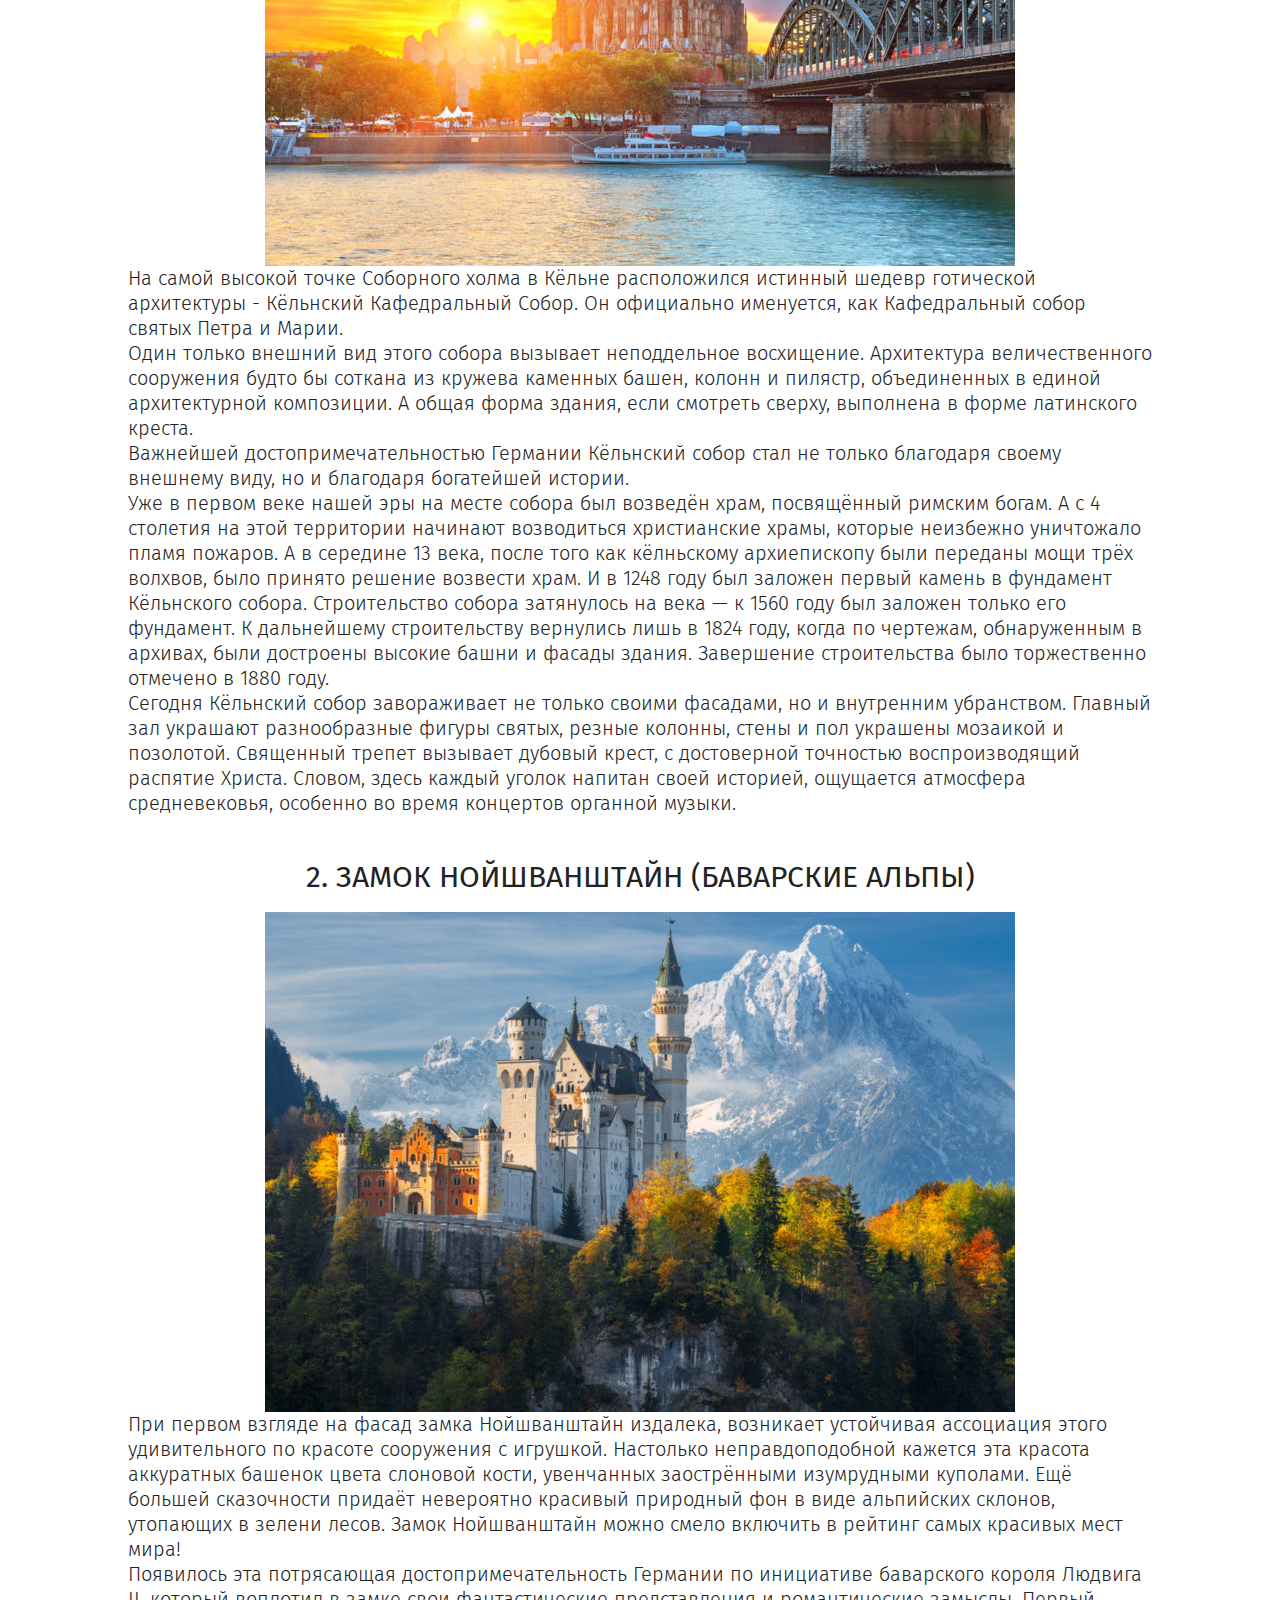
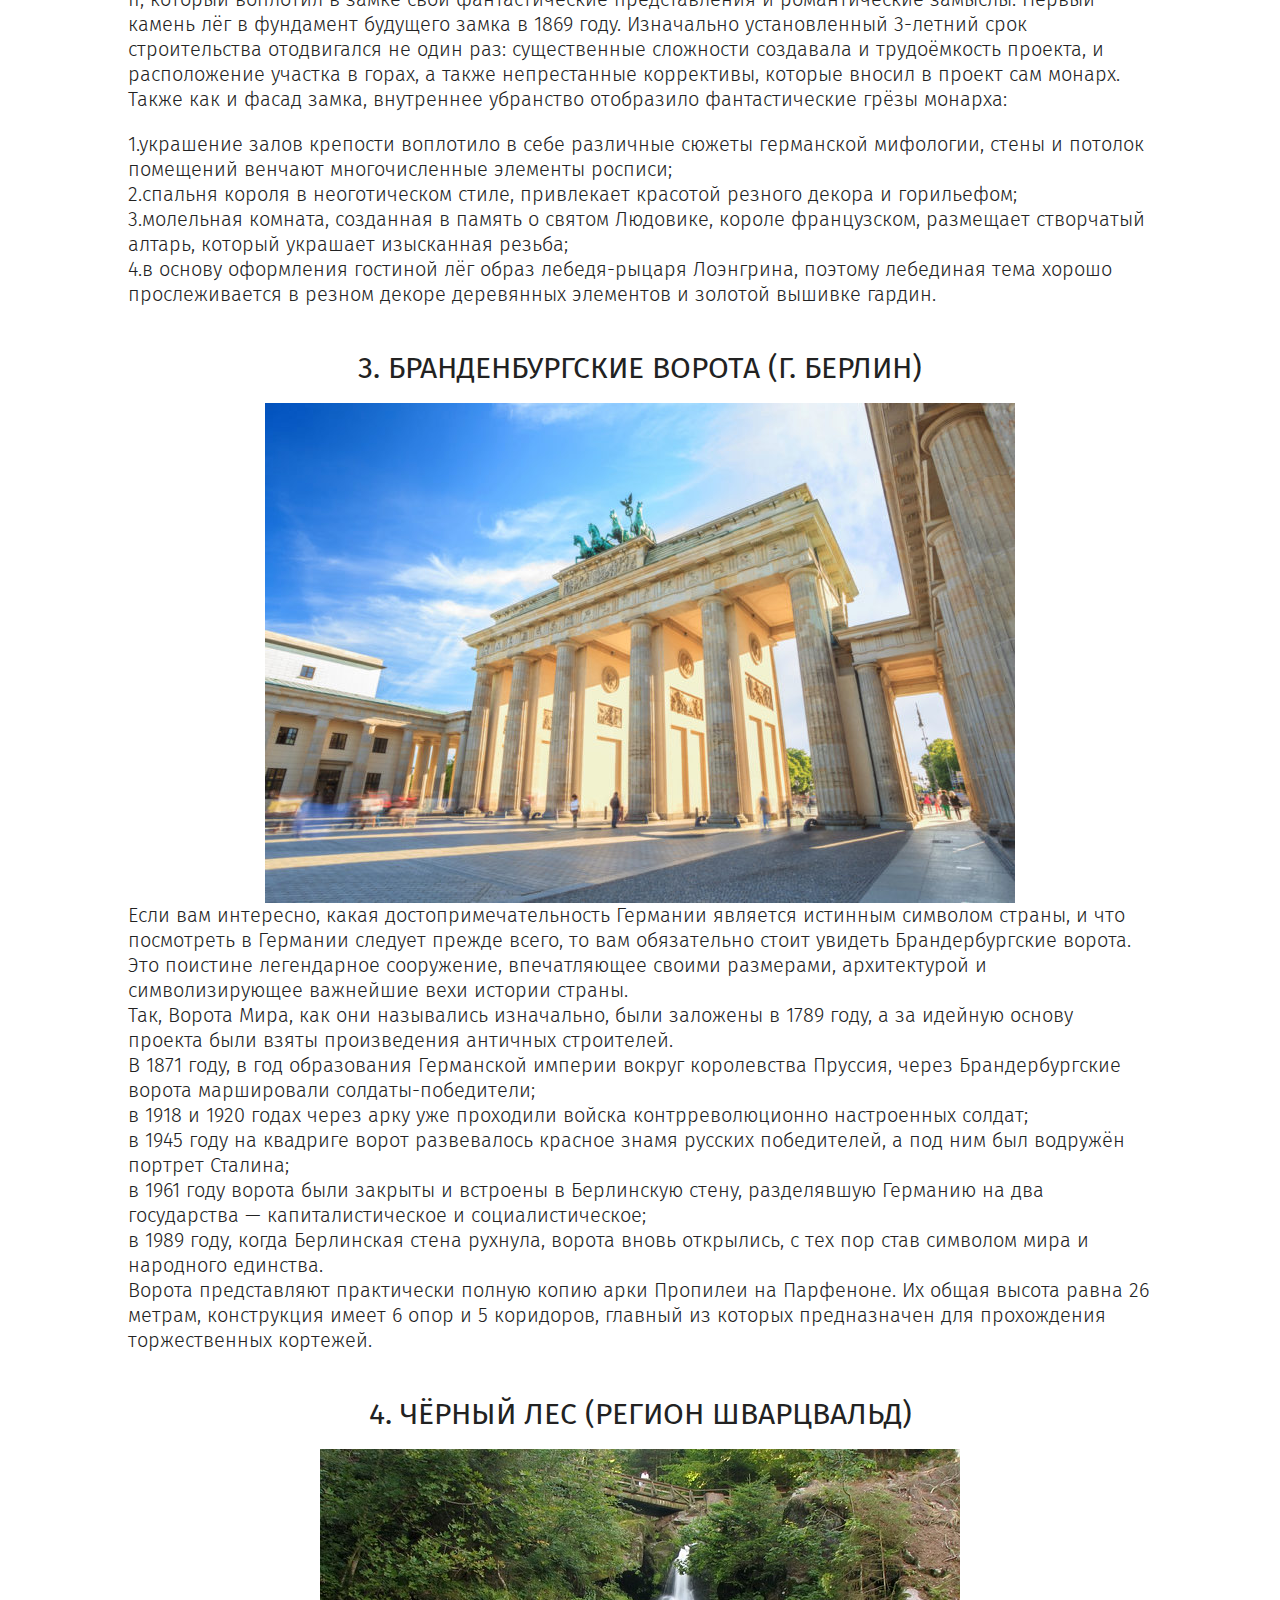
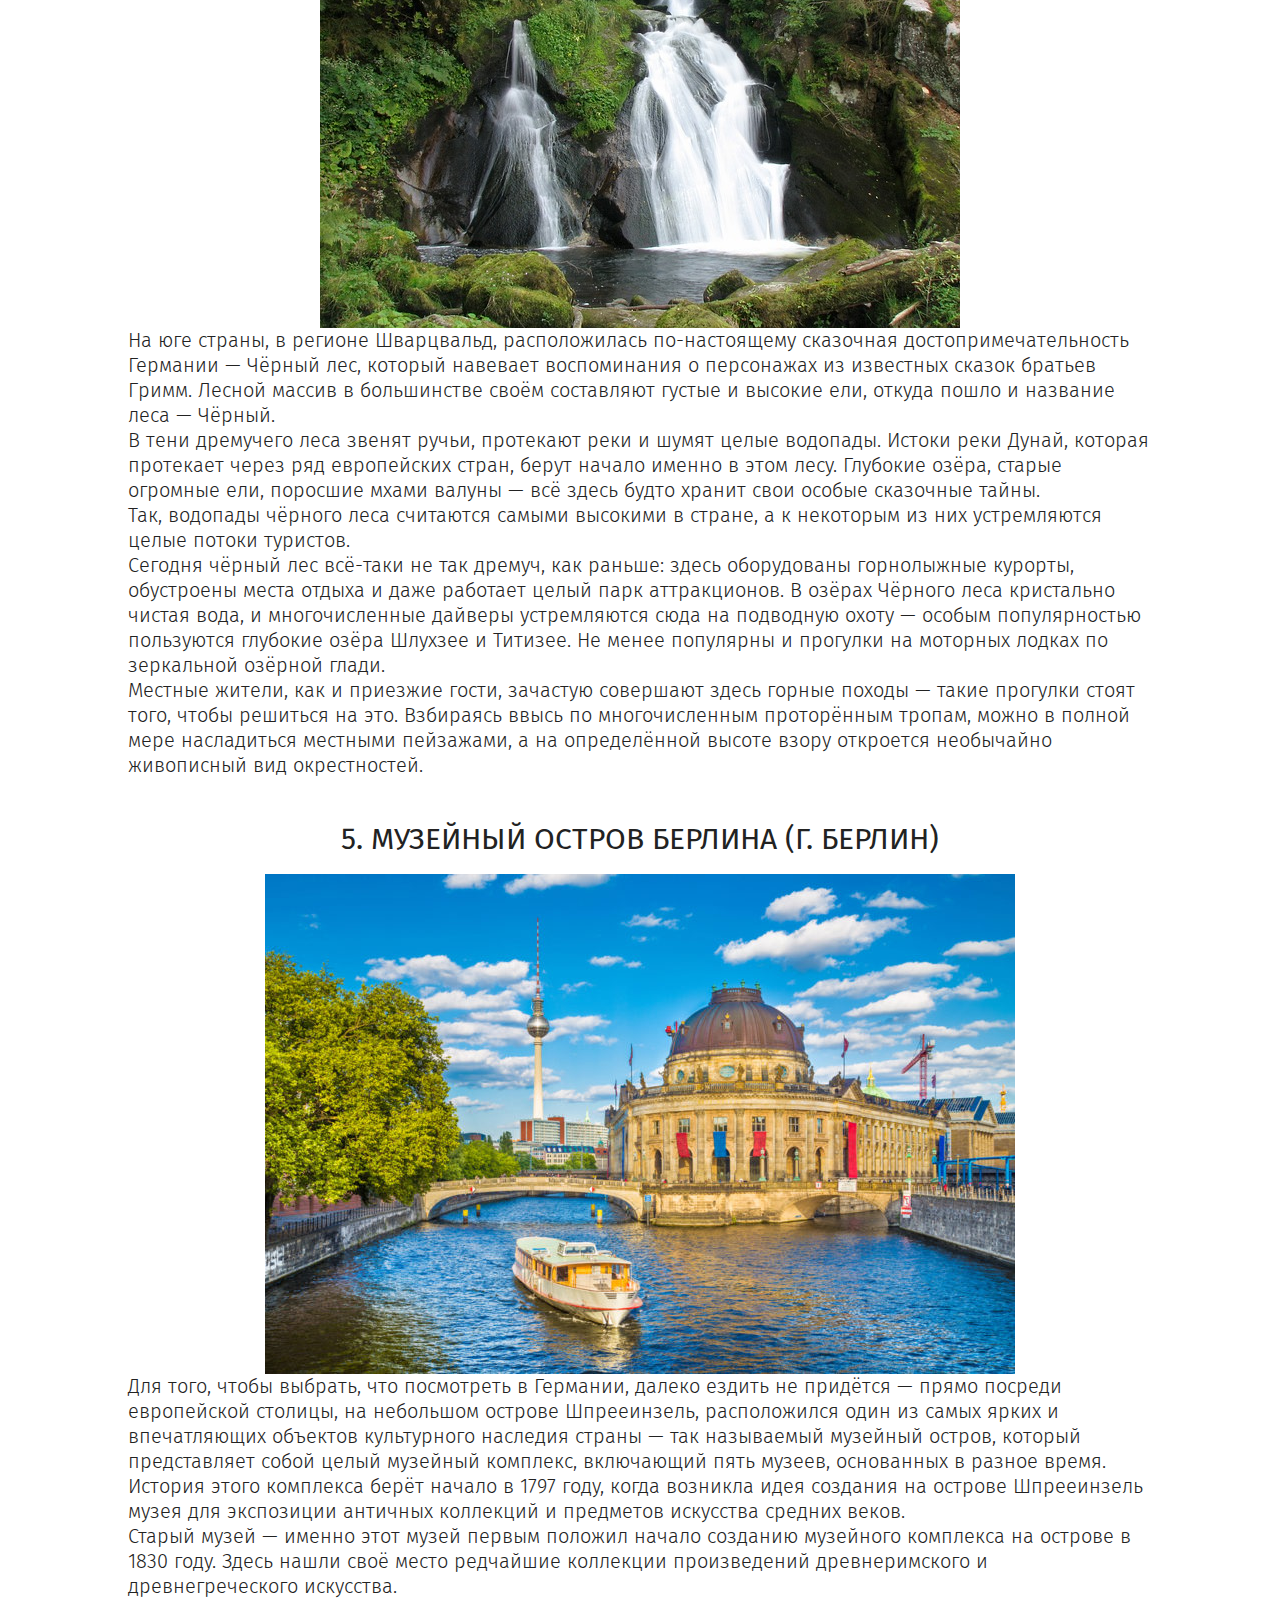
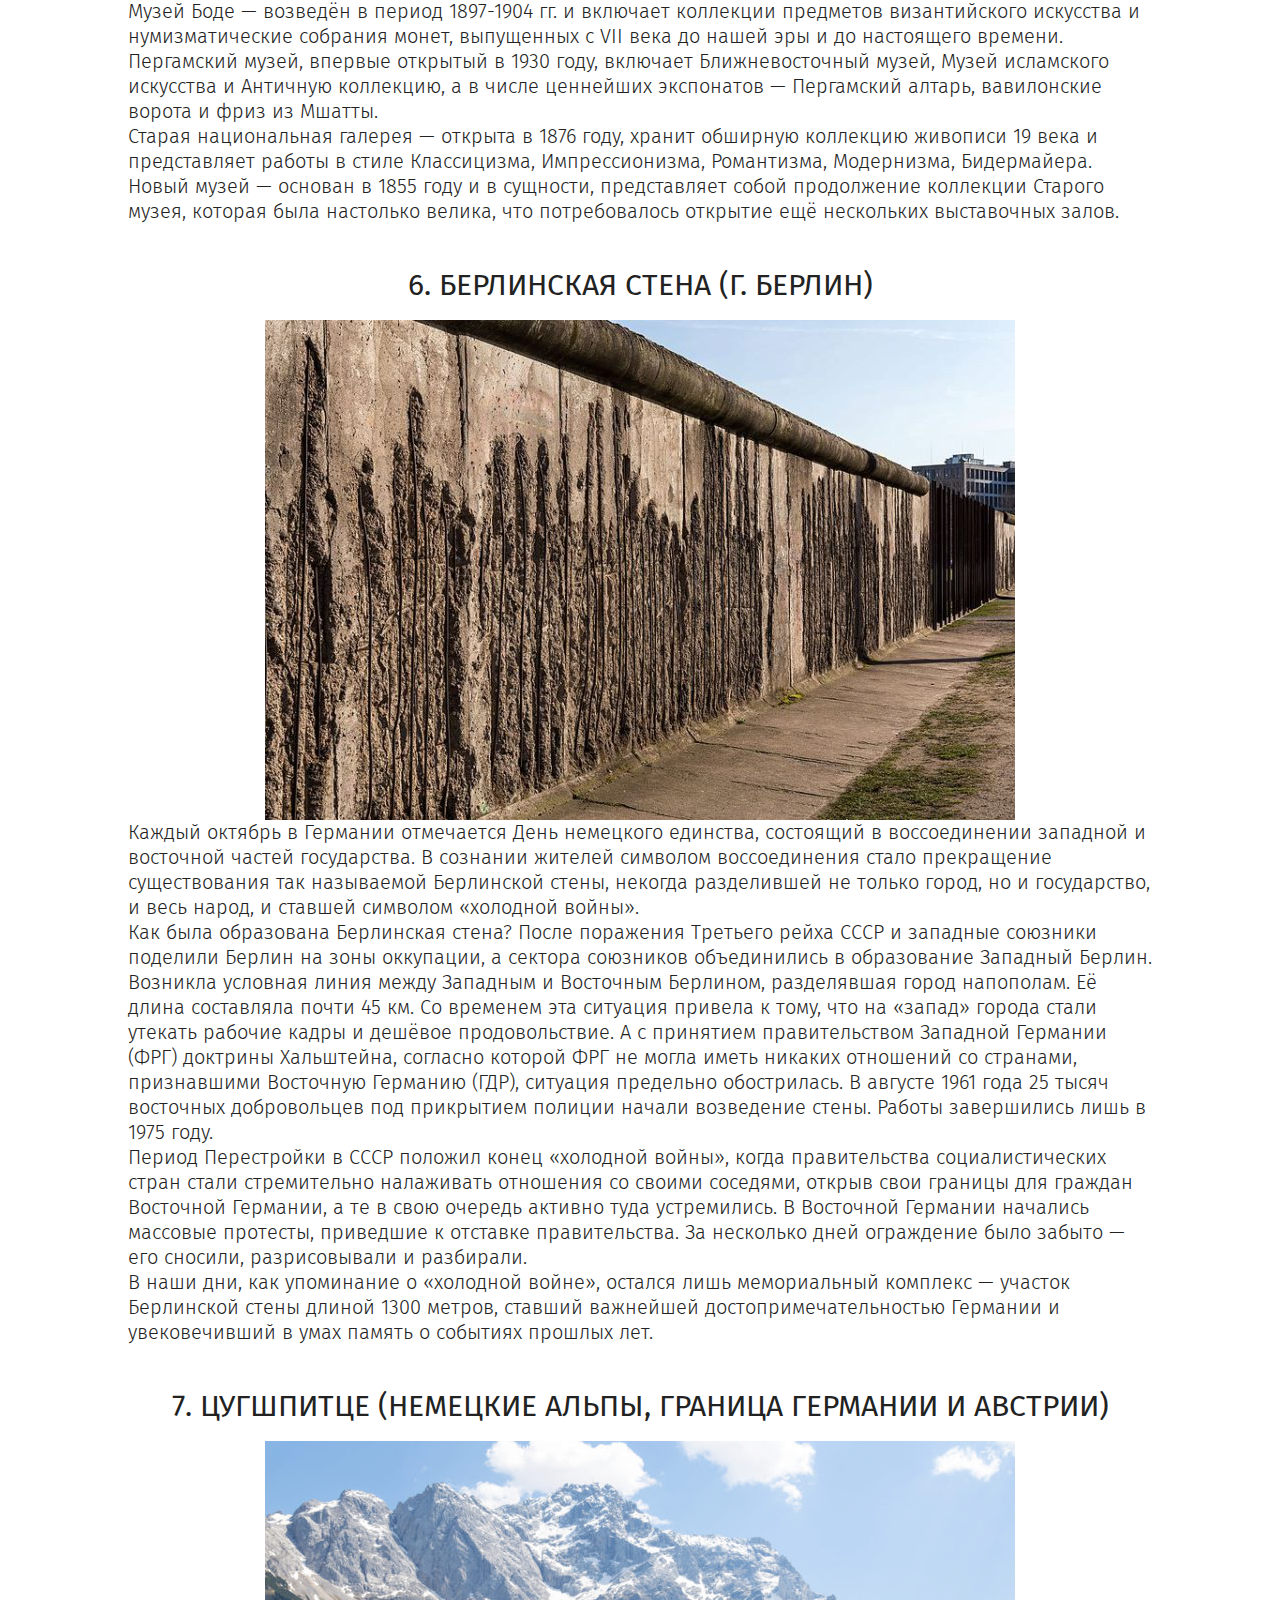
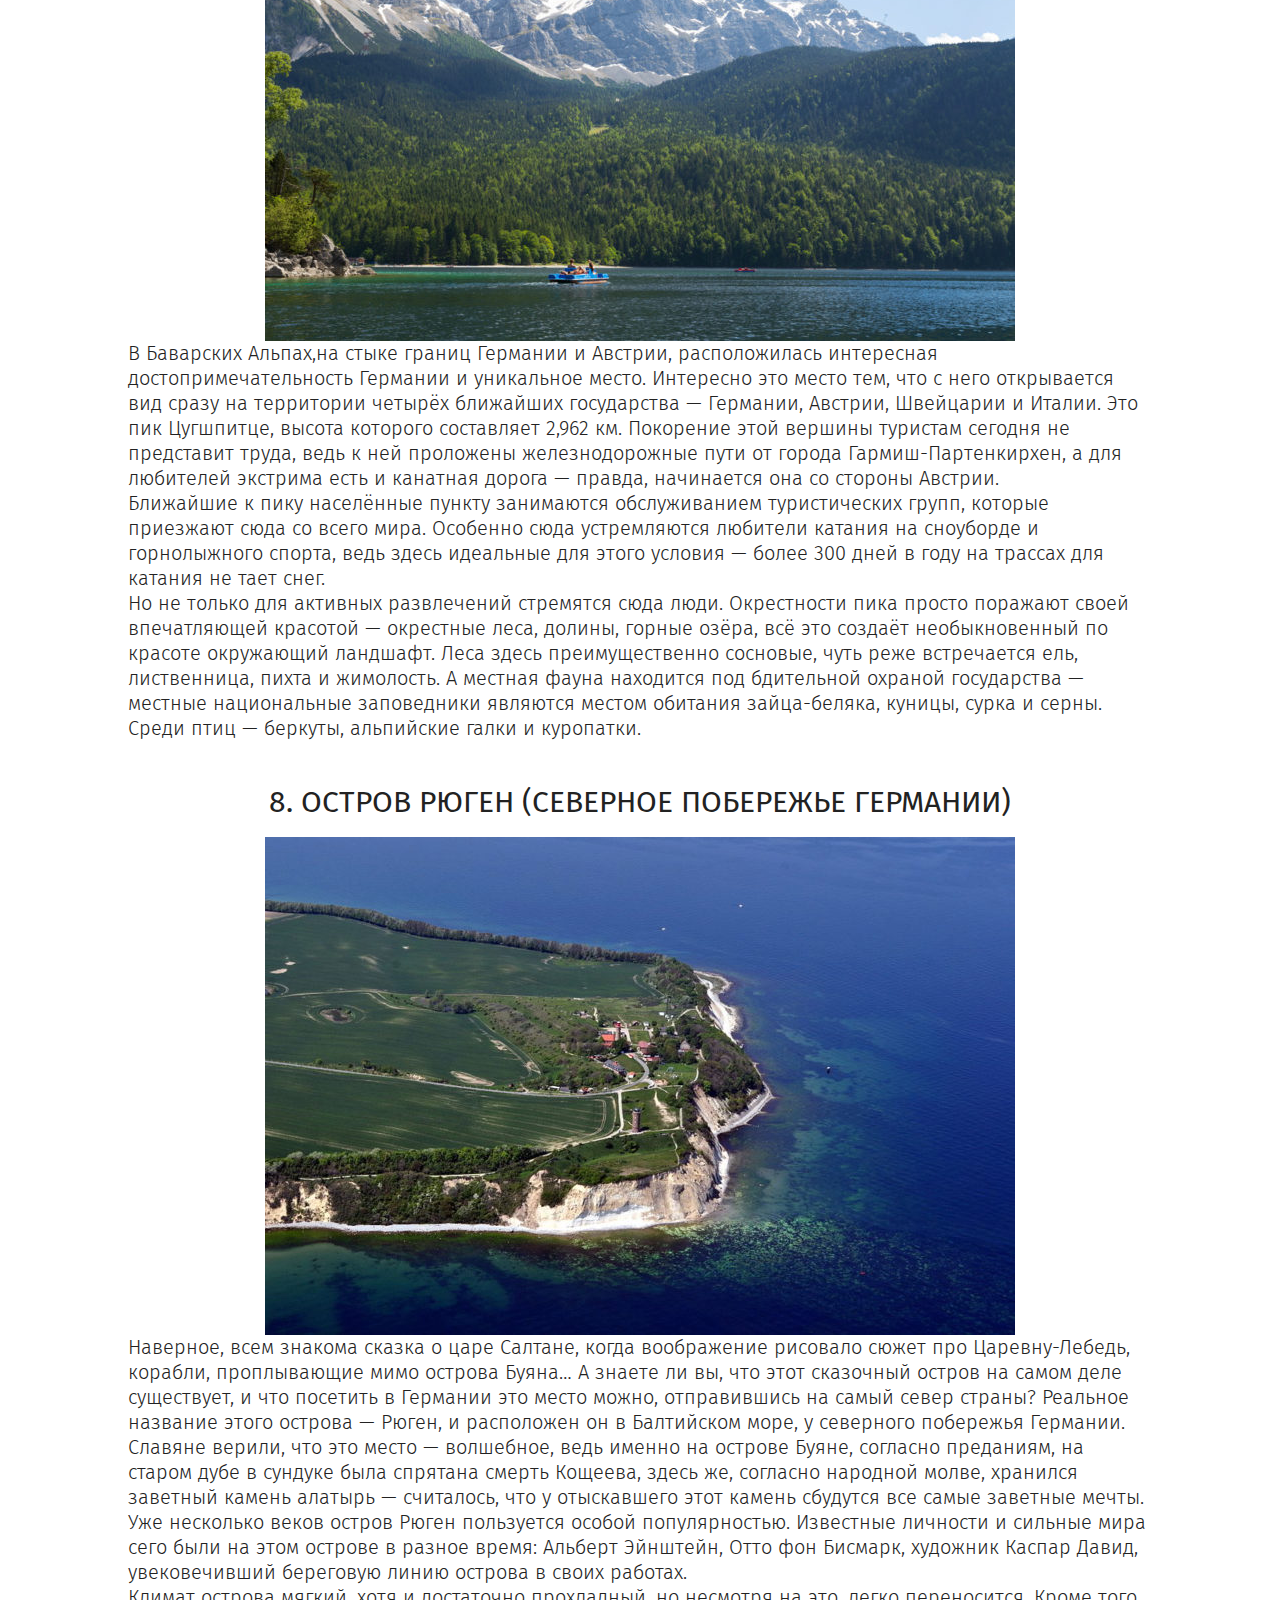
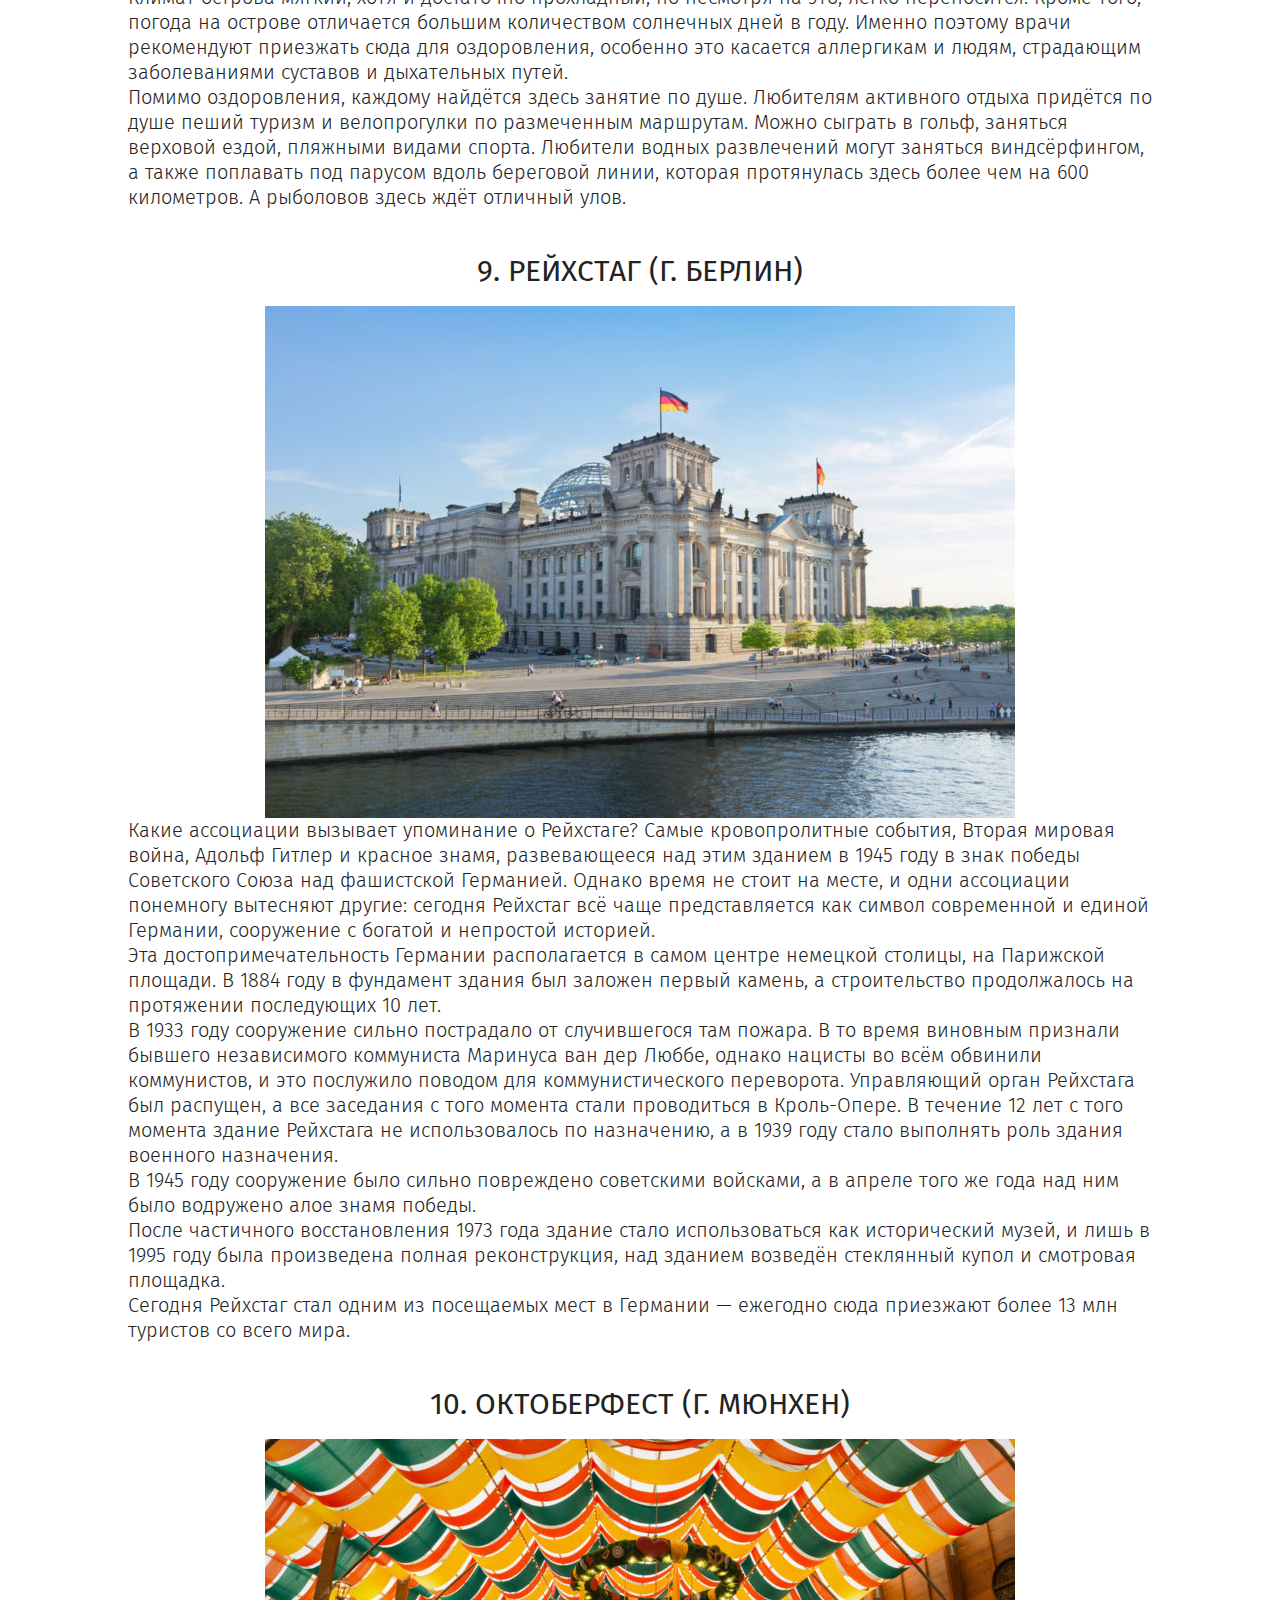
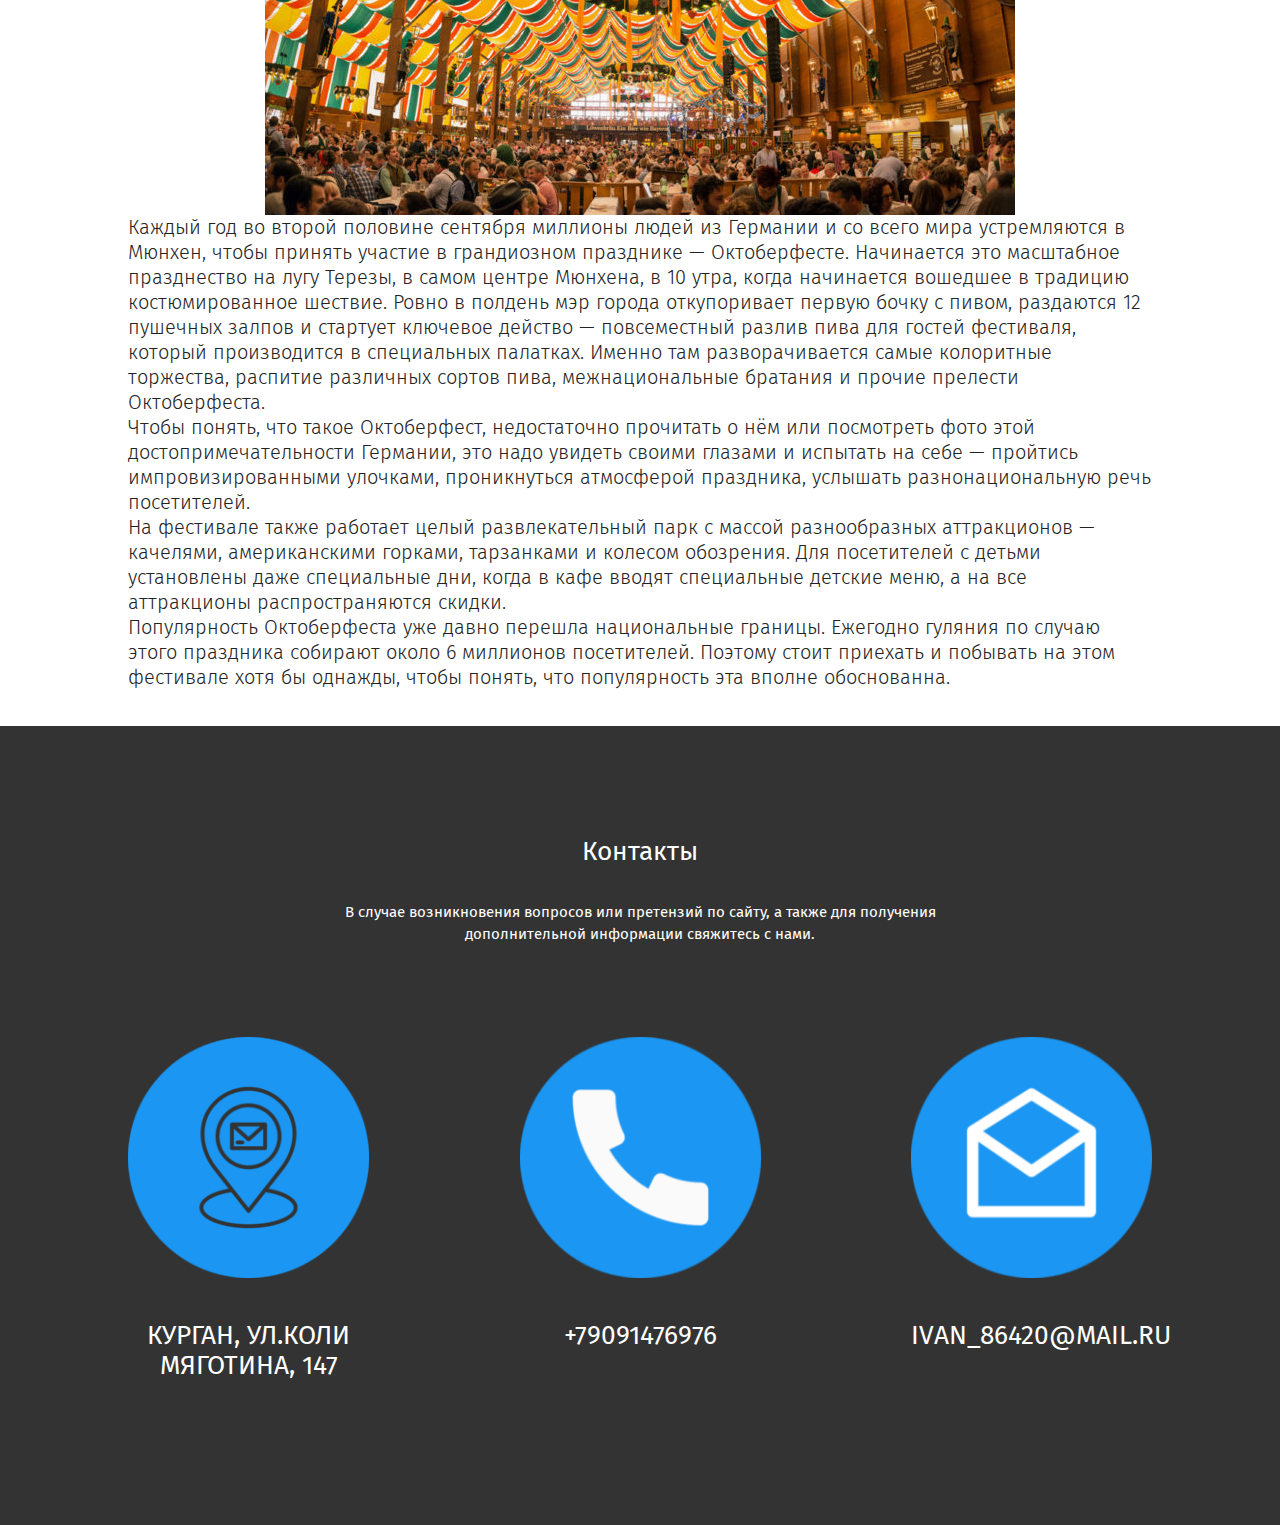
<file: place.html>
<!DOCTYPE html>
<html>
	<head>
		<meta charset="utf-8">
		<meta name="viewport" content="width=device-width, initial-scale=1">
		<title>Туристические места Германии</title>
		<link rel="preconnect" href="https://fonts.googleapis.com">
		<link rel="preconnect" href="https://fonts.gstatic.com" crossorigin>
		<link href="https://fonts.googleapis.com/css2?family=Fira+Sans:wght@100;200;300;600;700&display=swap" rel="stylesheet">
		<link rel="stylesheet" href="style.css">
	</head>
	<body>
		<header>
			 <div class="wrapper">
			 	<div class="top_line">
				 	<a href="index.html" ><img src="images/germ.jpg"width=120 height=75 ></a>
				 	<nav class="header_nav">
				 		<ul>
				 			<li><a href="index.html">Главная</a></li>
				 			<li><a href="index.html#icons">Разделы</a></li>
				 			<li><a href="information.html#information">Информация</a></li>
				 			<li class="active"><a href="index.html#contact">Контакты</a></li>
				 		</ul>
				 	</nav>
			    </div>
			</div>
			 <div class="buttom_line">
				    <H2>Германия – страна разнообразных пейзажей и интересных городов.</H2><br> 
				  	<p>Добро пожаловать в Германию!</p>
				  	<a href="https://www.aviasales.ru/countries/germaniya" class="button">Купить билет</a>
			</div>
		</header>

		<section class="place" id=place>
			<div>
				<h3>Достопримечательности Германии</h3>
				<p>Германия — это не просто одно из самых высокоразвитых европейских государств, это ещё и удивительная страна с тысячелетней историей, где жили и творили великие деятели искусства. Это страна величественной природы и целебного климата, благодаря чему здесь так распространён оздоровительный туризм. Германия ежегодно привлекает миллионы туристов со всех уголков света своими великолепными пейзажами, историческими достопримечательностями и несравненно вкусной национальной кухней. Не знаете, что посмотреть в Германии? Специально для Вас мы составили рейтинг, куда включили самые интересные достопримечательности Германии. Каждый путешественник найдёт в этой стране что-то интересное для себя. Будь то камерные концертные залы или самые модные ночные клубы, галереи национальной живописи или автомобильные музей, шумные пивные бары или старинные винные погреба.<br>
				Только отправившись на экскурсии в Германии, вы поймете, насколько это многоликая и неповторимая страна, где в каждом городе свои традиции, но при этом царит атмосфера всеобщего единства. Все представленные в списке достопримечательности заслуживают того, чтобы их увидеть – делайте свой выбор и ваша поездка пройдет великолепно!
				</p><br>
				<h4>1. Кёльнский собор (г. Кёльн)</h4>
				<img src="images/place1.jpg">
				<p>На самой высокой точке Соборного холма в Кёльне расположился истинный шедевр готической архитектуры - Кёльнский Кафедральный Собор. Он официально именуется, как Кафедральный собор святых Петра и Марии.<br>

				Один только внешний вид этого собора вызывает неподдельное восхищение. Архитектура величественного сооружения будто бы соткана из кружева каменных башен, колонн и пилястр, объединенных в единой архитектурной композиции. А общая форма здания, если смотреть сверху, выполнена в форме латинского креста.<br>

				Важнейшей достопримечательностью Германии Кёльнский собор стал не только благодаря своему внешнему виду, но и благодаря богатейшей истории.<br>

				Уже в первом веке нашей эры на месте собора был возведён храм, посвящённый римским богам. А с 4 столетия на этой территории начинают возводиться христианские храмы, которые неизбежно уничтожало пламя пожаров. А в середине 13 века, после того как кёлньскому архиепископу были переданы мощи трёх волхвов, было принято решение возвести храм. И в 1248 году был заложен первый камень в фундамент Кёльнского собора. Строительство собора затянулось на века — к 1560 году был заложен только его фундамент. К дальнейшему строительству вернулись лишь в 1824 году, когда по чертежам, обнаруженным в архивах, были достроены высокие башни и фасады здания. Завершение строительства было торжественно отмечено в 1880 году.<br>

				Сегодня Кёльнский собор завораживает не только своими фасадами, но и внутренним убранством. Главный зал украшают разнообразные фигуры святых, резные колонны, стены и пол украшены мозаикой и позолотой. Священный трепет вызывает дубовый крест, с достоверной точностью воспроизводящий распятие Христа. Словом, здесь каждый уголок напитан своей историей, ощущается атмосфера средневековья, особенно во время концертов органной музыки.</p><br>
				<h4>2. Замок Нойшванштайн (Баварские Альпы)</h4>
				<img src="images/place2.jpg">
				<p>При первом взгляде на фасад замка Нойшванштайн издалека, возникает устойчивая ассоциация этого удивительного по красоте сооружения с игрушкой. Настолько неправдоподобной кажется эта красота аккуратных башенок цвета слоновой кости, увенчанных заострёнными изумрудными куполами. Ещё большей сказочности придаёт невероятно красивый природный фон в виде альпийских склонов, утопающих в зелени лесов. Замок Нойшванштайн можно смело включить в рейтинг самых красивых мест мира!<br>

				Появилось эта потрясающая достопримечательность Германии по инициативе баварского короля Людвига II, который воплотил в замке свои фантастические представления и романтические замыслы. Первый камень лёг в фундамент будущего замка в 1869 году. Изначально установленный 3-летний срок строительства отодвигался не один раз: существенные сложности создавала и трудоёмкость проекта, и расположение участка в горах, а также непрестанные коррективы, которые вносил в проект сам монарх.<br>

				Также как и фасад замка, внутреннее убранство отобразило фантастические грёзы монарха:
				<ul type="rounded">
					<ol>1.украшение залов крепости воплотило в себе различные сюжеты германской мифологии, стены и потолок помещений венчают многочисленные элементы росписи;</ol>
					<ol>2.спальня короля в неоготическом стиле, привлекает красотой резного декора и горильефом;</ol>	
					<ol>3.молельная комната, созданная в память о святом Людовике, короле французском, размещает створчатый алтарь, который украшает изысканная резьба;</ol>	
					<ol>4.в основу оформления гостиной лёг образ лебедя-рыцаря Лоэнгрина, поэтому лебединая тема хорошо прослеживается в резном декоре деревянных элементов и золотой вышивке гардин.</ol>		
				</ul>
				</p><br>
				<h4>3. Бранденбургские ворота (г. Берлин)</h4>
				<img src="images/place3.jpg">
				<p>Если вам интересно, какая достопримечательность Германии является истинным символом страны, и что посмотреть в Германии следует прежде всего, то вам обязательно стоит увидеть Брандербургские ворота. Это поистине легендарное сооружение, впечатляющее своими размерами, архитектурой и символизирующее важнейшие вехи истории страны.<br>

				Так, Ворота Мира, как они назывались изначально, были заложены в 1789 году, а за идейную основу проекта были взяты произведения античных строителей.<br>

				В 1871 году, в год образования Германской империи вокруг королевства Пруссия, через Брандербургские ворота маршировали солдаты-победители;<br>

				в 1918 и 1920 годах через арку уже проходили войска контрреволюционно настроенных солдат;<br>

				в 1945 году на квадриге ворот развевалось красное знамя русских победителей, а под ним был водружён портрет Сталина;<br>

				в 1961 году ворота были закрыты и встроены в Берлинскую стену, разделявшую Германию на два государства — капиталистическое и социалистическое;<br>

				в 1989 году, когда Берлинская стена рухнула, ворота вновь открылись, с тех пор став символом мира и народного единства.<br>

				Ворота представляют практически полную копию арки Пропилеи на Парфеноне. Их общая высота равна 26 метрам, конструкция имеет 6 опор и 5 коридоров, главный из которых предназначен для прохождения торжественных кортежей.
				</p><br>
				<h4>4. Чёрный лес (регион Шварцвальд)</h4>
				<img src="images/place4.jpg">
				<p>На юге страны, в регионе Шварцвальд, расположилась по-настоящему сказочная достопримечательность Германии — Чёрный лес, который навевает воспоминания о персонажах из известных сказок братьев Гримм. Лесной массив в большинстве своём составляют густые и высокие ели, откуда пошло и название леса — Чёрный.<br>

				В тени дремучего леса звенят ручьи, протекают реки и шумят целые водопады. Истоки реки Дунай, которая протекает через ряд европейских стран, берут начало именно в этом лесу. Глубокие озёра, старые огромные ели, поросшие мхами валуны — всё здесь будто хранит свои особые сказочные тайны.<br>

				Так, водопады чёрного леса считаются самыми высокими в стране, а к некоторым из них устремляются целые потоки туристов.<br>

				Сегодня чёрный лес всё-таки не так дремуч, как раньше: здесь оборудованы горнолыжные курорты, обустроены места отдыха и даже работает целый парк аттракционов. В озёрах Чёрного леса кристально чистая вода, и многочисленные дайверы устремляются сюда на подводную охоту — особым популярностью пользуются глубокие озёра Шлухзее и Титизее. Не менее популярны и прогулки на моторных лодках по зеркальной озёрной глади.<br>

				Местные жители, как и приезжие гости, зачастую совершают здесь горные походы — такие прогулки стоят того, чтобы решиться на это. Взбираясь ввысь по многочисленным проторённым тропам, можно в полной мере насладиться местными пейзажами, а на определённой высоте взору откроется необычайно живописный вид окрестностей.</p><br>
				<h4>5. Музейный остров Берлина (г. Берлин)</h4>
				<img src="images/place5.jpg">
				<p>Для того, чтобы выбрать, что посмотреть в Германии, далеко ездить не придётся — прямо посреди европейской столицы, на небольшом острове Шпрееинзель, расположился один из самых ярких и впечатляющих объектов культурного наследия страны — так называемый музейный остров, который представляет собой целый музейный комплекс, включающий пять музеев, основанных в разное время.<br>

				История этого комплекса берёт начало в 1797 году, когда возникла идея создания на острове Шпрееинзель музея для экспозиции античных коллекций и предметов искусства средних веков.<br>

				Старый музей — именно этот музей первым положил начало созданию музейного комплекса на острове в 1830 году. Здесь нашли своё место редчайшие коллекции произведений древнеримского и древнегреческого искусства.<br>

				Музей Боде — возведён в период 1897-1904 гг. и включает коллекции предметов византийского искусства и нумизматические собрания монет, выпущенных с VII века до нашей эры и до настоящего времени.<br>

				Пергамский музей, впервые открытый в 1930 году, включает Ближневосточный музей, Музей исламского искусства и Античную коллекцию, а в числе ценнейших экспонатов — Пергамский алтарь, вавилонские ворота и фриз из Мшатты.<br>

				Старая национальная галерея — открыта в 1876 году, хранит обширную коллекцию живописи 19 века и представляет работы в стиле Классицизма, Импрессионизма, Романтизма, Модернизма, Бидермайера.<br>

				Новый музей — основан в 1855 году и в сущности, представляет собой продолжение коллекции Старого музея, которая была настолько велика, что потребовалось открытие ещё нескольких выставочных залов.</p><br>
				<h4>6. Берлинская стена (г. Берлин)</h4>
				<img src="images/place6.jpg">
				<p>Каждый октябрь в Германии отмечается День немецкого единства, состоящий в воссоединении западной и восточной частей государства. В сознании жителей символом воссоединения стало прекращение существования так называемой Берлинской стены, некогда разделившей не только город, но и государство, и весь народ, и ставшей символом «холодной войны».<br>

				Как была образована Берлинская стена? После поражения Третьего рейха СССР и западные союзники поделили Берлин на зоны оккупации, а сектора союзников объединились в образование Западный Берлин. Возникла условная линия между Западным и Восточным Берлином, разделявшая город напополам. Её длина составляла почти 45 км. Со временем эта ситуация привела к тому, что на «запад» города стали утекать рабочие кадры и дешёвое продовольствие. А с принятием правительством Западной Германии (ФРГ) доктрины Хальштейна, согласно которой ФРГ не могла иметь никаких отношений со странами, признавшими Восточную Германию (ГДР), ситуация предельно обострилась. В августе 1961 года 25 тысяч восточных добровольцев под прикрытием полиции начали возведение стены. Работы завершились лишь в 1975 году.<br>

				Период Перестройки в СССР положил конец «холодной войны», когда правительства социалистических стран стали стремительно налаживать отношения со своими соседями, открыв свои границы для граждан Восточной Германии, а те в свою очередь активно туда устремились. В Восточной Германии начались массовые протесты, приведшие к отставке правительства. За несколько дней ограждение было забыто — его сносили, разрисовывали и разбирали.<br>

				В наши дни, как упоминание о «холодной войне», остался лишь мемориальный комплекс — участок Берлинской стены длиной 1300 метров, ставший важнейшей достопримечательностью Германии и увековечивший в умах память о событиях прошлых лет.</p><br>
				<h4>7. Цугшпитце (немецкие Альпы, граница Германии и Австрии)</h4>
				<img src="images/place7.jpg">
				<p>В Баварских Альпах,на стыке границ Германии и Австрии, расположилась интересная достопримечательность Германии и уникальное место. Интересно это место тем, что с него открывается вид сразу на территории четырёх ближайших государства — Германии, Австрии, Швейцарии и Италии. Это пик Цугшпитце, высота которого составляет 2,962 км. Покорение этой вершины туристам сегодня не представит труда, ведь к ней проложены железнодорожные пути от города Гармиш-Партенкирхен, а для любителей экстрима есть и канатная дорога — правда, начинается она со стороны Австрии.<br>

				Ближайшие к пику населённые пункту занимаются обслуживанием туристических групп, которые приезжают сюда со всего мира. Особенно сюда устремляются любители катания на сноуборде и горнолыжного спорта, ведь здесь идеальные для этого условия — более 300 дней в году на трассах для катания не тает снег.<br>

				Но не только для активных развлечений стремятся сюда люди. Окрестности пика просто поражают своей впечатляющей красотой — окрестные леса, долины, горные озёра, всё это создаёт необыкновенный по красоте окружающий ландшафт. Леса здесь преимущественно сосновые, чуть реже встречается ель, лиственница, пихта и жимолость. А местная фауна находится под бдительной охраной государства — местные национальные заповедники являются местом обитания зайца-беляка, куницы, сурка и серны. Среди птиц — беркуты, альпийские галки и куропатки.</p><br>
				<h4>8. Остров Рюген (северное побережье Германии)</h4>
				<img src="images/place8.jpg">
				<p>Наверное, всем знакома сказка о царе Салтане, когда воображение рисовало сюжет про Царевну-Лебедь, корабли, проплывающие мимо острова Буяна… А знаете ли вы, что этот сказочный остров на самом деле существует, и что посетить в Германии это место можно, отправившись на самый север страны? Реальное название этого острова — Рюген, и расположен он в Балтийском море, у северного побережья Германии. Славяне верили, что это место — волшебное, ведь именно на острове Буяне, согласно преданиям, на старом дубе в сундуке была спрятана смерть Кощеева, здесь же, согласно народной молве, хранился заветный камень алатырь — считалось, что у отыскавшего этот камень сбудутся все самые заветные мечты.<br>

				Уже несколько веков остров Рюген пользуется особой популярностью. Известные личности и сильные мира сего были на этом острове в разное время: Альберт Эйнштейн, Отто фон Бисмарк, художник Каспар Давид, увековечивший береговую линию острова в своих работах.<br>

				Климат острова мягкий, хотя и достаточно прохладный, но несмотря на это, легко переносится. Кроме того, погода на острове отличается большим количеством солнечных дней в году. Именно поэтому врачи рекомендуют приезжать сюда для оздоровления, особенно это касается аллергикам и людям, страдающим заболеваниями суставов и дыхательных путей.<br>

				Помимо оздоровления, каждому найдётся здесь занятие по душе. Любителям активного отдыха придётся по душе пеший туризм и велопрогулки по размеченным маршрутам. Можно сыграть в гольф, заняться верховой ездой, пляжными видами спорта. Любители водных развлечений могут заняться виндсёрфингом, а также поплавать под парусом вдоль береговой линии, которая протянулась здесь более чем на 600 километров. А рыболовов здесь ждёт отличный улов.</p><br>
				<h4>9. Рейхстаг (г. Берлин)</h4>
				<img src="images/place9.jpg">
				<p>Какие ассоциации вызывает упоминание о Рейхстаге? Самые кровопролитные события, Вторая мировая война, Адольф Гитлер и красное знамя, развевающееся над этим зданием в 1945 году в знак победы Советского Союза над фашистской Германией. Однако время не стоит на месте, и одни ассоциации понемногу вытесняют другие: сегодня Рейхстаг всё чаще представляется как символ современной и единой Германии, сооружение с богатой и непростой историей.<br>

				Эта достопримечательность Германии располагается в самом центре немецкой столицы, на Парижской площади. В 1884 году в фундамент здания был заложен первый камень, а строительство продолжалось на протяжении последующих 10 лет.<br>

				В 1933 году сооружение сильно пострадало от случившегося там пожара. В то время виновным признали бывшего независимого коммуниста Маринуса ван дер Люббе, однако нацисты во всём обвинили коммунистов, и это послужило поводом для коммунистического переворота. Управляющий орган Рейхстага был распущен, а все заседания с того момента стали проводиться в Кроль-Опере. В течение 12 лет с того момента здание Рейхстага не использовалось по назначению, а в 1939 году стало выполнять роль здания военного назначения.<br>

				В 1945 году сооружение было сильно повреждено советскими войсками, а в апреле того же года над ним было водружено алое знамя победы.<br>

				После частичного восстановления 1973 года здание стало использоваться как исторический музей, и лишь в 1995 году была произведена полная реконструкция, над зданием возведён стеклянный купол и смотровая площадка.<br>

				Сегодня Рейхстаг стал одним из посещаемых мест в Германии — ежегодно сюда приезжают более 13 млн туристов со всего мира.</p><br>
				<h4>10. Октоберфест (г. Мюнхен)</h4>
				<img src="images/place10.jpg">
				<p>Каждый год во второй половине сентября миллионы людей из Германии и со всего мира устремляются в Мюнхен, чтобы принять участие в грандиозном празднике — Октоберфесте. Начинается это масштабное празднество на лугу Терезы, в самом центре Мюнхена, в 10 утра, когда начинается вошедшее в традицию костюмированное шествие. Ровно в полдень мэр города откупоривает первую бочку с пивом, раздаются 12 пушечных залпов и стартует ключевое действо — повсеместный разлив пива для гостей фестиваля, который производится в специальных палатках. Именно там разворачивается самые колоритные торжества, распитие различных сортов пива, межнациональные братания и прочие прелести Октоберфеста.<br>

				Чтобы понять, что такое Октоберфест, недостаточно прочитать о нём или посмотреть фото этой достопримечательности Германии, это надо увидеть своими глазами и испытать на себе — пройтись импровизированными улочками, проникнуться атмосферой праздника, услышать разнонациональную речь посетителей.<br>

				На фестивале также работает целый развлекательный парк с массой разнообразных аттракционов — качелями, американскими горками, тарзанками и колесом обозрения. Для посетителей с детьми установлены даже специальные дни, когда в кафе вводят специальные детские меню, а на все аттракционы распространяются скидки.<br>

				Популярность Октоберфеста уже давно перешла национальные границы. Ежегодно гуляния по случаю этого праздника собирают около 6 миллионов посетителей. Поэтому стоит приехать и побывать на этом фестивале хотя бы однажды, чтобы понять, что популярность эта вполне обоснованна.</p><br>
			</div>	
		</section>

		<footer class="contact">
			<div class="wrapper">
				<h3>Контакты</h3>
				<p class="description">В случае возникновения вопросов или претензий по сайту, а также для получения<br> дополнительной информации свяжитесь с нами.
				</p>
				<div class="contact_list" id="contact">
					<div class="contact_item">
						<div class="img1"> <a href="https://www.google.com/maps/place/%D0%9A%D1%83%D1%80%D0%B3%D0%B0%D0%BD%D1%81%D0%BA%D0%B8%D0%B9+%D0%98%D0%BD%D1%81%D1%82%D0%B8%D1%82%D1%83%D1%82+%D0%96%D0%B5%D0%BB%D0%B5%D0%B7%D0%BD%D0%BE%D0%B4%D0%BE%D1%80%D0%BE%D0%B6%D0%BD%D0%BE%D0%B3%D0%BE+%D0%A2%D1%80%D0%B0%D0%BD%D1%81%D0%BF%D0%BE%D1%80%D1%82%D0%B0/@55.4436904,65.3393656,18z/data=!4m13!1m7!3m6!1s0x43b7bea17987e3d5:0xd7081878372ea422!2z0JrRg9GA0LPQsNC9LCDQmtGD0YDQs9Cw0L3RgdC60LDRjyDQvtCx0Lsu!3b1!8m2!3d55.4590496!4d65.3493207!3m4!1s0x43b7bdb30bdbe3c9:0xa7c376e7e008fea5!8m2!3d55.4433834!4d65.3396295?hl=ru"><img src="images/adress.png" alt="icon"></a></div>
						<h3 class="contact_img">Курган, ул.Коли<br> Мяготина, 147</h3>
					</div>
					<div class="icons_item">
						<div class="img1"><a href="callto:+78142332211"><img src="images/telefon.png" alt="icon"></a></div>
						<h3 class="contact_img">+79091476976</h3>
					</div>
					<div class="icons_item">
						<div class="img1"><a href="https://e.mail.ru/compose/"><img src="images/email.png" alt="icon"></a></div>
						<h3 class="contact_img">ivan_86420@Mail.ru</h3>
				</div>
			</div>
		</footer>
	</body>
</html>
</file>
<file: style.css>
@import "reset.css";

body{
	font-family: 'Fira Sans', sans-serif;
}
.wrapper{
	max-width: 1024px;
	width: 100%;
	margin: 0 auto;
}
.top_line{
	display:flex;
	align-items: center;
	justify-content: space-between;
	min-height: 73px;
}
.header_nav{
	 font-size: 16px;
	 line-height: 36px;
	 color: #666666;
	 text-transform: uppercase;
	 font-weight:200 ;
}
.header_nav a{
	text-decoration: none;
	color: inherit;
}
.header_nav ul{
	display: flex;

}
.header_nav ul li{
	 padding-left: 14px;
	 padding-right: 14px;
	 height: 33px;
	 line-height: 33px;
	 transition: background 300ms easy-in-out;
	 margin: 0 1px;
}
.header_nav ul li.active{
	background:#3399ff ;
	border-radius: 5px;
	color: white;
}
.header_nav ul li:hover {
	background:#3399ff ;
	border-radius: 5px;
	transition: background 300ms ease-in-out;
}
.buttom_line {
	text-align: center;
	padding-top: 200px;
	padding-bottom:300px;
	background-image: url(images/germany.jpg);
	background-size: 100%;
	background-size: cover;
	background-repeat: no-repeat;
}
.buttom_line h2{
	font-size: 52px;
	color: white;
	font-weight: 600;
	margin-bottom: 40px;
}
.buttom_line p{
	font-size: 48px;
	color: white;
	font-weight: 400;
	margin-bottom: 40px;
}
.button{
	display: inline-block;
	padding-left: 54px;
	padding-right: 54px;
	background: #cc3333;
	height: 58px;
	line-height: 58px;
	font-size: 34px;
	border-radius: 5px;
	border: 2px solid #000;
	text-decoration: none;
	color: white;
	font-weight: 700;
}
.button:hover{
	background: #990033;
	transition: background 300ms ease-in-out;
}

.icons{
	background: #ececec;
	padding: 110px 0;
	text-align: center;
}
.icons p{
	font-size: 26px;
	line-height: 40px;
	color: #666666;
	font-weight: 300;
	margin-bottom: 100px;
}
.icons_list{
	display: flex;
	align-items: flex-start;
	justify-content: space-between;
}
.icons_item{
	width: calc(25% - 15px);
}
.img:hover{
	background: #6699ff;
	transition: background 300ms ease-in-out;
	border-radius: 5px;
}
.img{
	height: 225px;
	display: flex;
	align-items: center;
	justify-content: center ;
	margin-bottom: 50px;
}
.item_img{
	 color: #666666;
	 font-size: 30px;
	 line-height: 34px;
	 font-weight: 300;
	 text-transform: uppercase;
}
.contact{
	background: #333333;
	padding: 110px 0;
	text-align: center;
}
.contact h3{
	font-size: 30px;
	line-height: 30px;
	color: white;
	font-weight: 400;
	margin-bottom: 35px;
}
.contact p{
	font-size: 15px;
	line-height: 22px;
	color: white;
	font-weight: 400;
	margin-bottom: 100px;
}
.contact_list{
	display: flex;
	align-items: flex-start;
	justify-content: space-between;
}
.contact_item{
	width: calc(25% - 15px);
}
.img1{
	height: 225px;
	display: flex;
	align-items: center;
	justify-content: center ;
	margin-bottom: 50px;
}
.contact_img{
	 color: #666666;
	 font-size: 30px;
	 line-height: 34px;
	 font-weight: 300;
	 text-transform: uppercase;
}
.information{
	max-width: 1024px;
	width: 100%;
	margin: 0 auto;
	text-align: center;
}
.information h4{
	font-size: 30px;
	line-height: 30px;
	text-transform: uppercase;
	font-weight: 400;
	margin-bottom: 20px;
	margin-top: 10px;
}
.information p{
	font-size: 20px;
	line-height: 25px;
	font-weight: 300;
	margin-bottom: 20px;
	text-align: left;
}
.place{
	max-width: 1024px;
	width: 100%;
	margin: 0 auto;
	text-align: center;
}
.place h3{
	font-size: 30px;
	line-height: 30px;
	text-transform: uppercase;
	font-weight: 500;
	margin-bottom: 20px;
	margin-top: 10px;
}
.place h4{
	font-size: 30px;
	line-height: 30px;
	text-transform: uppercase;
	font-weight: 400;
	margin-bottom: 20px;
	margin-top: 10px;
}
.place p, ul{
	font-size: 20px;
	line-height: 25px;
	font-weight: 300;
	margin-bottom: 20px;
	text-align: left;	
}
.food{
	max-width: 1024px;
	width: 100%;
	margin: 0 auto;
	text-align: center;
}
.food h3{
	font-size: 30px;
	line-height: 30px;
	text-transform: uppercase;
	font-weight: 500;
	margin-bottom: 20px;
	margin-top: 25px;
}
.food h4{
	font-size: 30px;
	line-height: 30px;
	text-transform: uppercase;
	font-weight: 400;
	margin-bottom: 20px;
	margin-top: 10px;
	text-align: left;
}
.food p{
	font-size: 20px;
	line-height: 25px;
	font-weight: 300;
	margin-bottom: 20px;
	text-align: left;
}
.green{
	background: #8fce00;
	color: white;
}
.fact{
	max-width: 1024px;
	width: 100%;
	margin: 0 auto;
	text-align: center;
}
.fact h3{
	font-size: 30px;
	line-height: 30px;
	text-transform: uppercase;
	font-weight: 500;
	margin-bottom: 20px;
	margin-top: 25px;
}
.fact h4{
	font-size: 30px;
	line-height: 30px;
	text-transform: uppercase;
	font-weight: 400;
	margin-bottom: 20px;
	margin-top: 20px;
	text-align: left;
}
.fact p{
	font-size: 20px;
	line-height: 25px;
	font-weight: 300;
	margin-bottom: 10px;
	margin-top: 10px;
	text-align: left;
}
p.spisok{
	line-height: 2em;
}
.achiv{
	max-width: 1024px;
	width: 100%;
	margin: 0 auto;
	text-align: center;
}
.achiv h3{
	font-size: 30px;
	line-height: 30px;
	text-transform: uppercase;
	font-weight: 500;
	margin-bottom: 20px;
	margin-top: 25px;
}
.achiv h4{
	font-size: 30px;
	line-height: 30px;
	text-transform: uppercase;
	font-weight: 400;
	margin-bottom: 20px;
	margin-top: 20px;
	text-align: left;
}
.achiv p{
	font-size: 20px;
	line-height: 25px;
	font-weight: 300;
	margin-bottom: 10px;
	margin-top: 10px;
	text-align: left;
}
.icons img {
    display: block;
    max-width: 100%;
    max-height: 100%;
}
.contact img {
    display: block;
    max-width: 100%;
    max-height: 100%;
}
.icons h3 {
  font-size: calc(1rem + 0.8vw);
}
.contact h3 {
  font-size: calc(1rem + 0.8vw);
}
</file>
